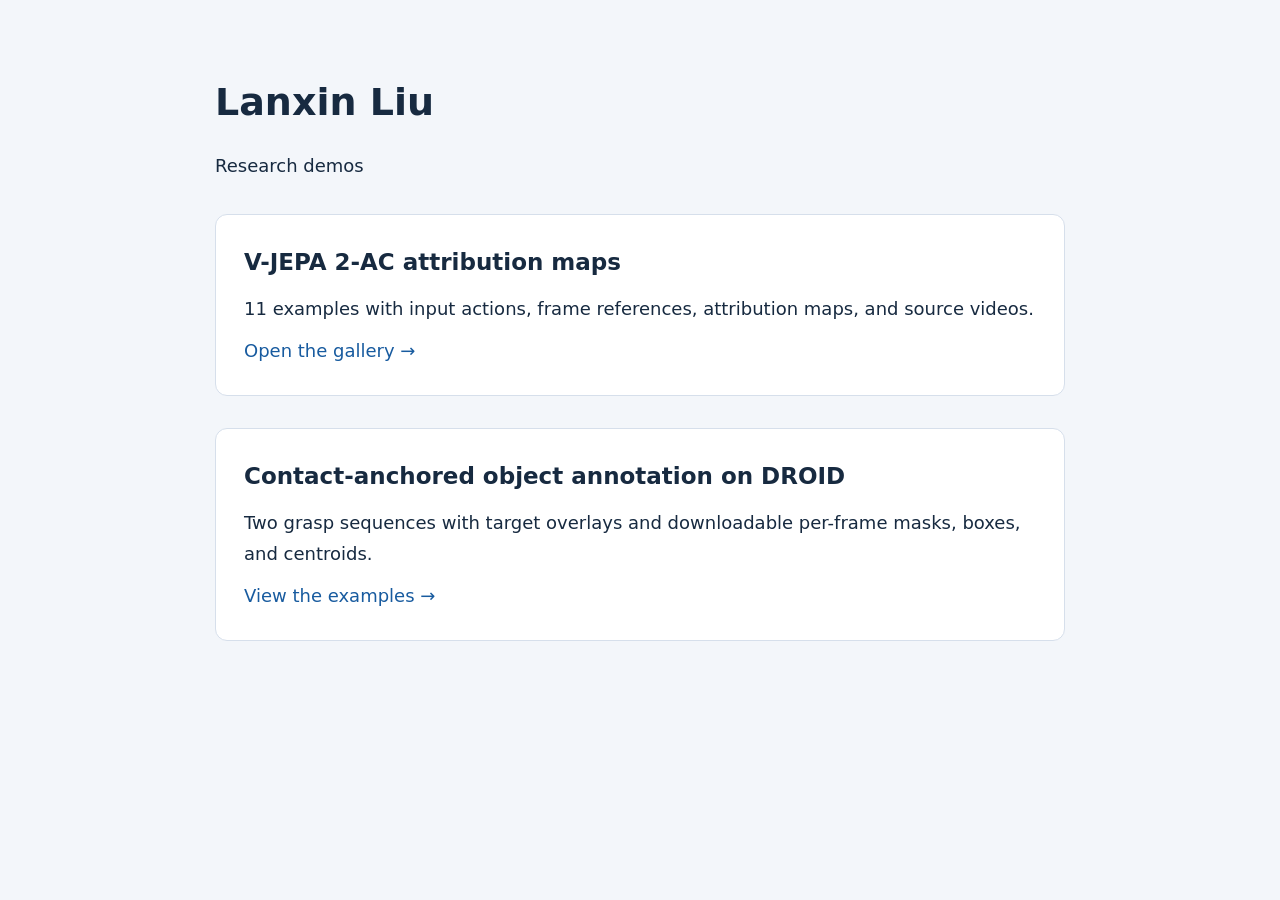
<file: index.html>
<!doctype html><html lang="en"><head><meta charset="utf-8"><meta name="viewport" content="width=device-width,initial-scale=1"><title>Lanxin Liu · Research demos</title><style>body{font:18px/1.7 system-ui,sans-serif;background:#f3f6fa;color:#172a40;max-width:850px;margin:80px auto;padding:0 24px}h1{font-size:38px;line-height:1.2}.card{display:block;background:white;padding:28px;border:1px solid #d6dfeb;border-radius:12px;color:inherit;text-decoration:none;margin:32px 0}.card:hover{border-color:#2864a8}h2{font-size:23px;margin:0 0 10px}p{margin:12px 0}.link{color:#185b9f}</style></head><body><main><h1>Lanxin Liu</h1><p>Research demos</p><a class="card" href="vjepa2-ac-attribution/"><h2>V-JEPA 2-AC attribution maps</h2><p>11 examples with input actions, frame references, attribution maps, and source videos.</p><span class="link">Open the gallery →</span></a><a class="card" href="droid-target-annotation/"><h2>Contact-anchored object annotation on DROID</h2><p>Two grasp sequences with target overlays and downloadable per-frame masks, boxes, and centroids.</p><span class="link">View the examples →</span></a></main></body></html>
</file>
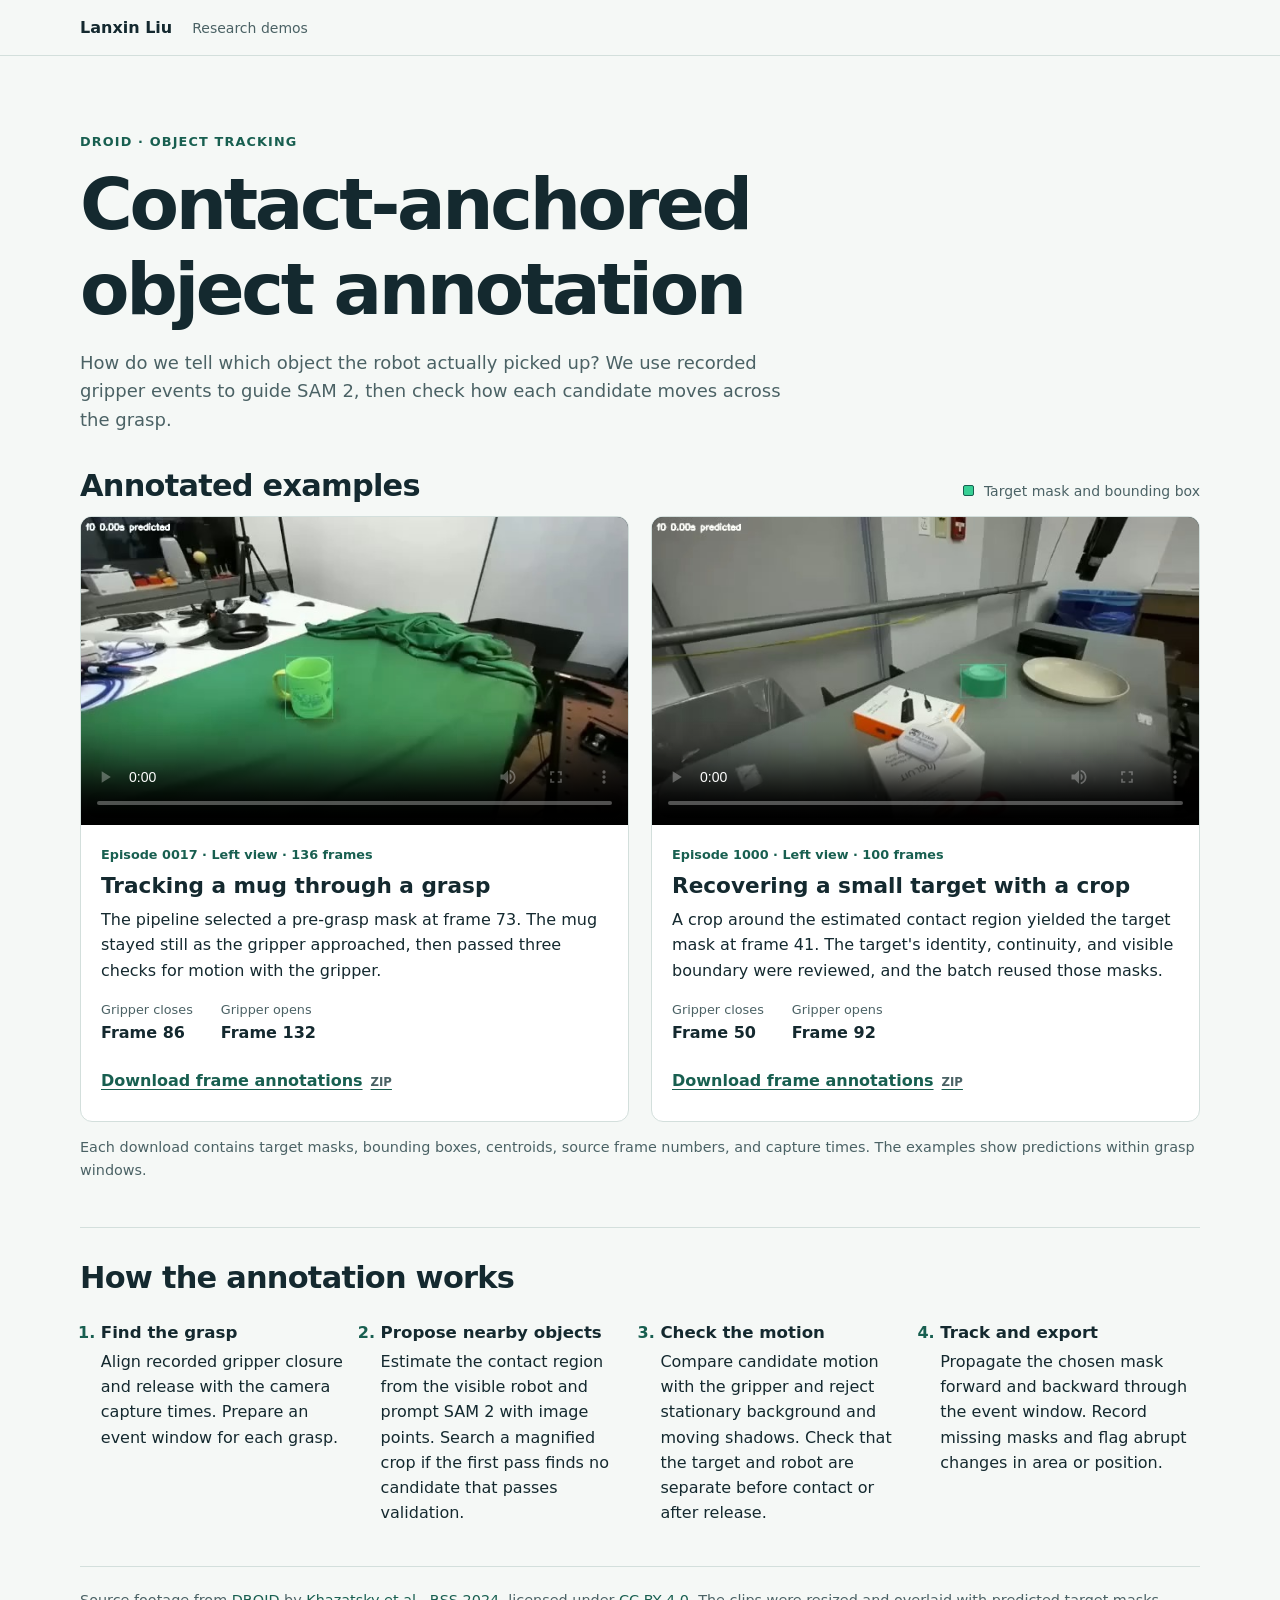
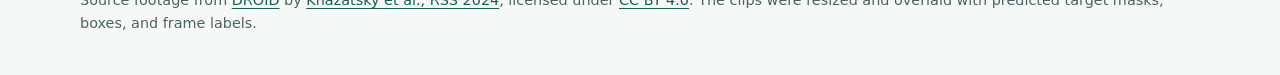
<file: droid-target-annotation/index.html>
<!doctype html>
<html lang="en">
<head>
  <meta charset="utf-8">
  <meta name="viewport" content="width=device-width, initial-scale=1">
  <meta name="description" content="Two DROID manipulation clips with automatically tracked object masks, bounding boxes, and centroids.">
  <title>Contact-anchored object annotation on DROID</title>
  <link rel="stylesheet" href="styles.css">
</head>
<body>
  <header class="site-header">
    <div class="wrap"><a href="../">Lanxin Liu</a><span>Research demos</span></div>
  </header>
  <main class="wrap">
    <header class="intro">
      <p class="eyebrow">DROID · Object tracking</p>
      <h1>Contact-anchored object annotation</h1>
      <p class="lede">How do we tell which object the robot actually picked up? We use recorded gripper events to guide SAM 2, then check how each candidate moves across the grasp.</p>
    </header>

    <section aria-labelledby="examples">
      <div class="section-heading">
        <h2 id="examples">Annotated examples</h2>
        <p class="legend"><span aria-hidden="true"></span> Target mask and bounding box</p>
      </div>
      <div class="examples">
        <article class="example" id="ep-0017">
          <video controls playsinline preload="metadata" width="640" height="360" poster="ep-0017/poster.jpg" aria-label="Target annotation video for episode 0017">
            <source src="ep-0017/preview.mp4" type="video/mp4">
            <a href="ep-0017/preview.mp4">Play the annotated video for episode 0017</a>
          </video>
          <div class="example-body">
            <p class="meta">Episode 0017 · Left view · 136 frames</p>
            <h3>Tracking a mug through a grasp</h3>
            <p>The pipeline selected a pre-grasp mask at frame 73. The mug stayed still as the gripper approached, then passed three checks for motion with the gripper.</p>
            <dl>
              <div><dt>Gripper closes</dt><dd>Frame 86</dd></div>
              <div><dt>Gripper opens</dt><dd>Frame 132</dd></div>
            </dl>
            <a class="download" href="ep-0017/annotations.zip" download>Download frame annotations <span>ZIP</span></a>
          </div>
        </article>
        <article class="example" id="ep-1000">
          <video controls playsinline preload="metadata" width="640" height="360" poster="ep-1000/poster.jpg" aria-label="Target annotation video for episode 1000">
            <source src="ep-1000/preview.mp4" type="video/mp4">
            <a href="ep-1000/preview.mp4">Play the annotated video for episode 1000</a>
          </video>
          <div class="example-body">
            <p class="meta">Episode 1000 · Left view · 100 frames</p>
            <h3>Recovering a small target with a crop</h3>
            <p>A crop around the estimated contact region yielded the target mask at frame 41. The target's identity, continuity, and visible boundary were reviewed, and the batch reused those masks.</p>
            <dl>
              <div><dt>Gripper closes</dt><dd>Frame 50</dd></div>
              <div><dt>Gripper opens</dt><dd>Frame 92</dd></div>
            </dl>
            <a class="download" href="ep-1000/annotations.zip" download>Download frame annotations <span>ZIP</span></a>
          </div>
        </article>
      </div>
      <p class="note">Each download contains target masks, bounding boxes, centroids, source frame numbers, and capture times. The examples show predictions within grasp windows.</p>
    </section>

    <section class="method" aria-labelledby="method">
      <h2 id="method">How the annotation works</h2>
      <ol>
        <li><h3>Find the grasp</h3><p>Align recorded gripper closure and release with the camera capture times. Prepare an event window for each grasp.</p></li>
        <li><h3>Propose nearby objects</h3><p>Estimate the contact region from the visible robot and prompt SAM 2 with image points. Search a magnified crop if the first pass finds no candidate that passes validation.</p></li>
        <li><h3>Check the motion</h3><p>Compare candidate motion with the gripper and reject stationary background and moving shadows. Check that the target and robot are separate before contact or after release.</p></li>
        <li><h3>Track and export</h3><p>Propagate the chosen mask forward and backward through the event window. Record missing masks and flag abrupt changes in area or position.</p></li>
      </ol>
    </section>

    <footer>
      <p>Source footage from <a href="https://droid-dataset.github.io/">DROID</a> by <a href="https://www.roboticsproceedings.org/rss20/p120.html">Khazatsky et al., RSS 2024</a>, licensed under <a href="https://creativecommons.org/licenses/by/4.0/">CC BY 4.0</a>. The clips were resized and overlaid with predicted target masks, boxes, and frame labels.</p>
    </footer>
  </main>
</body>
</html>
</file>
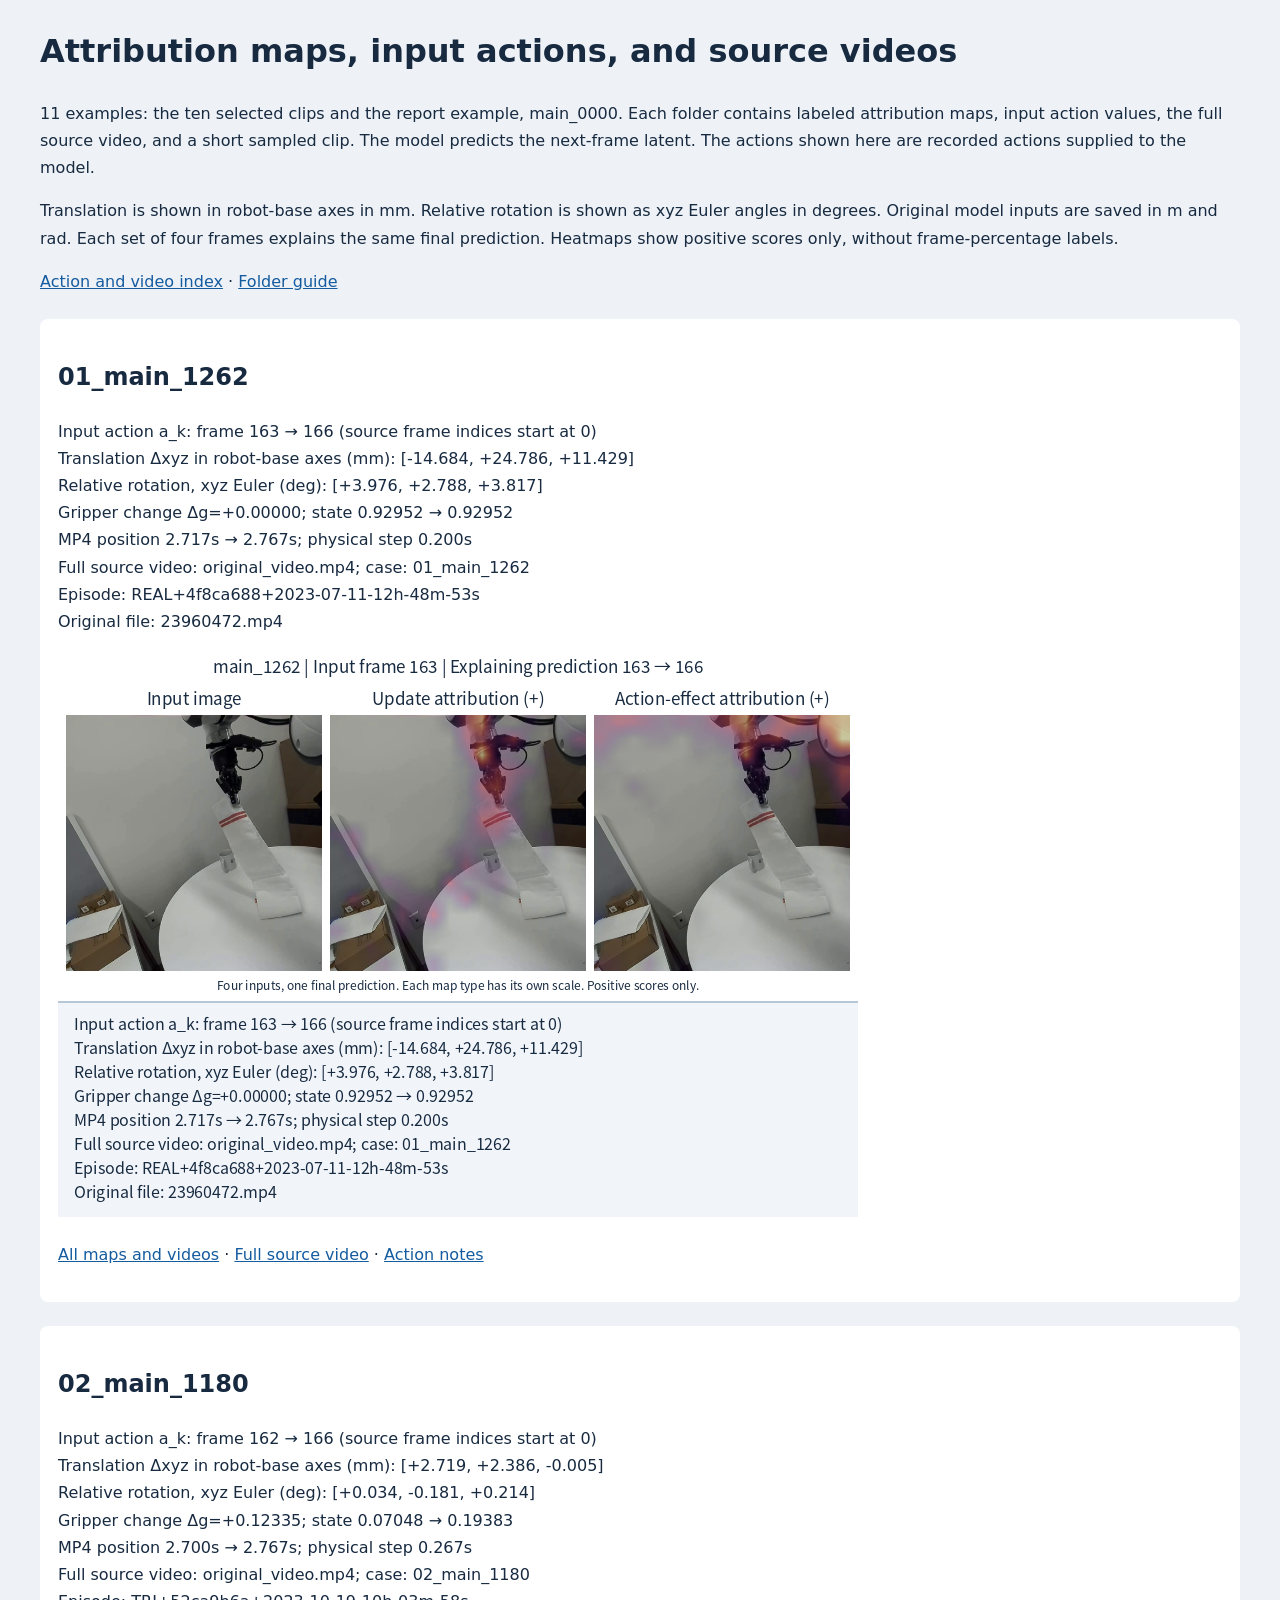
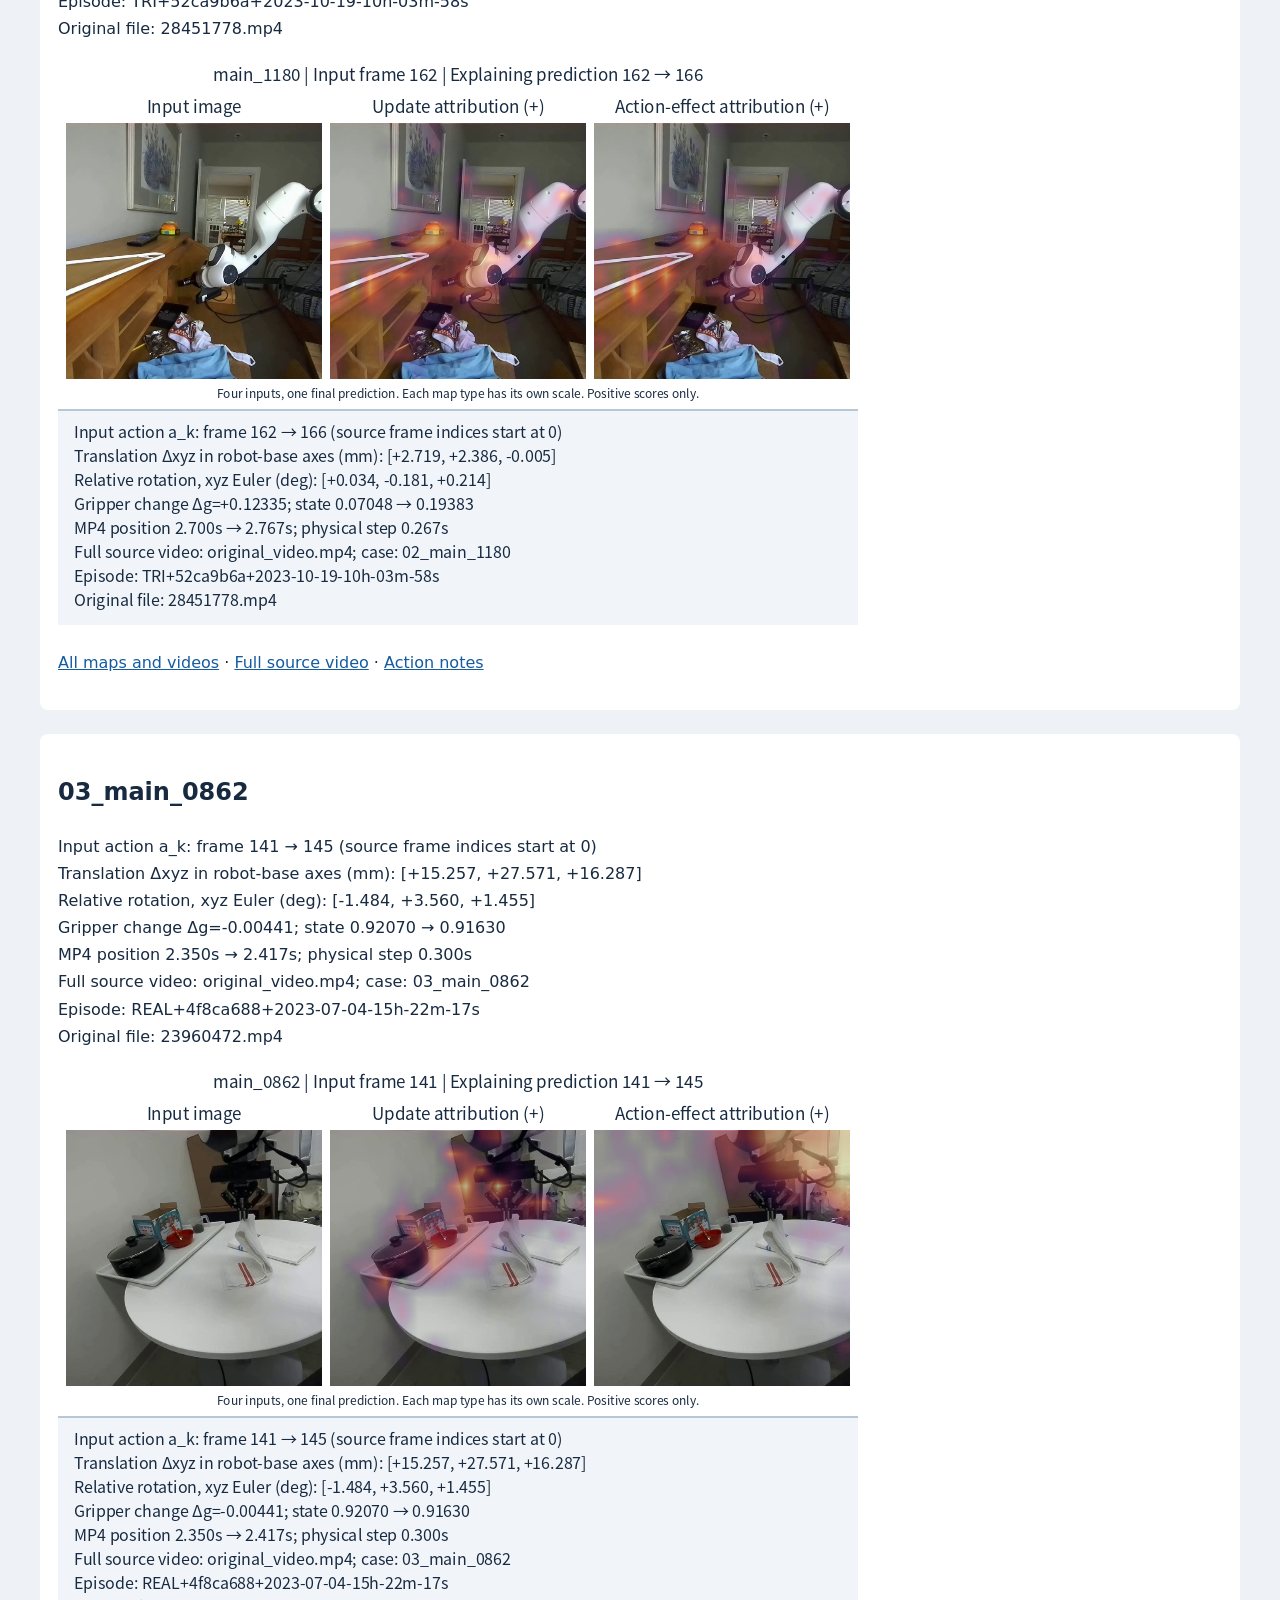
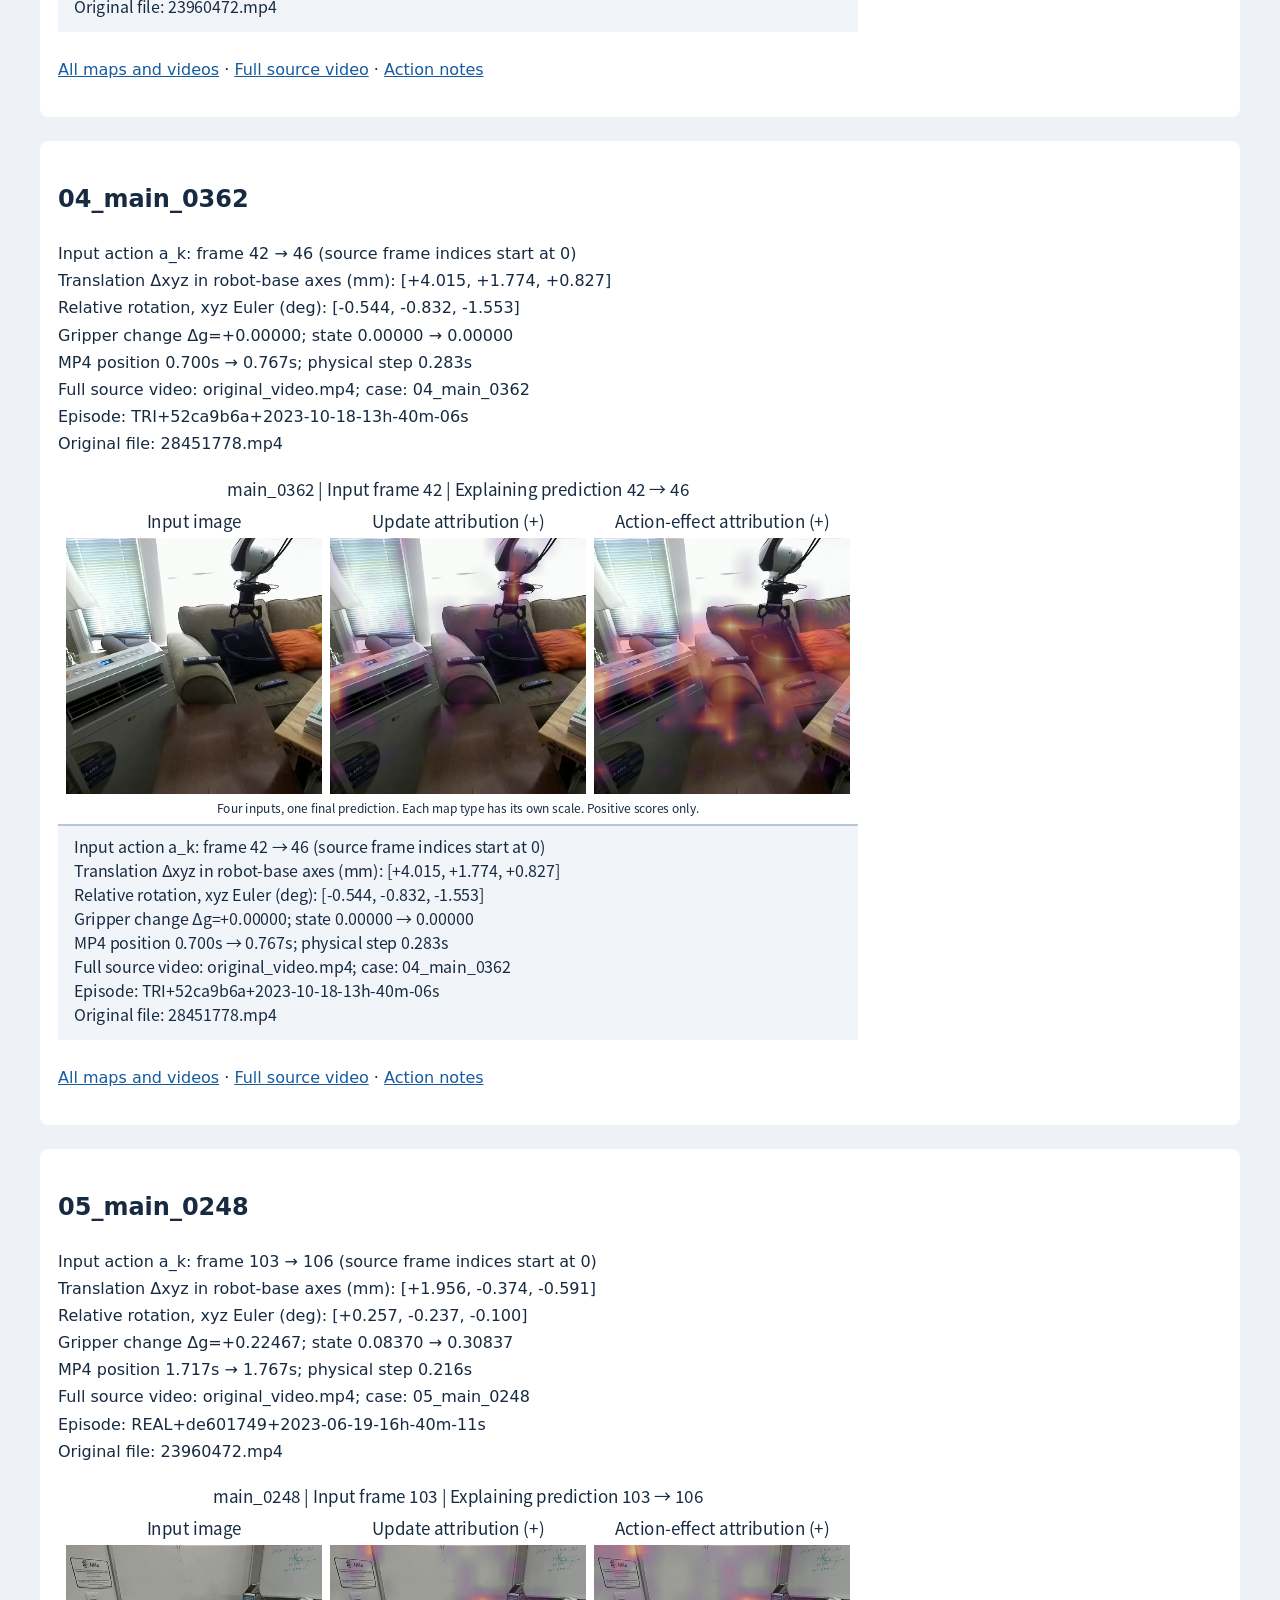
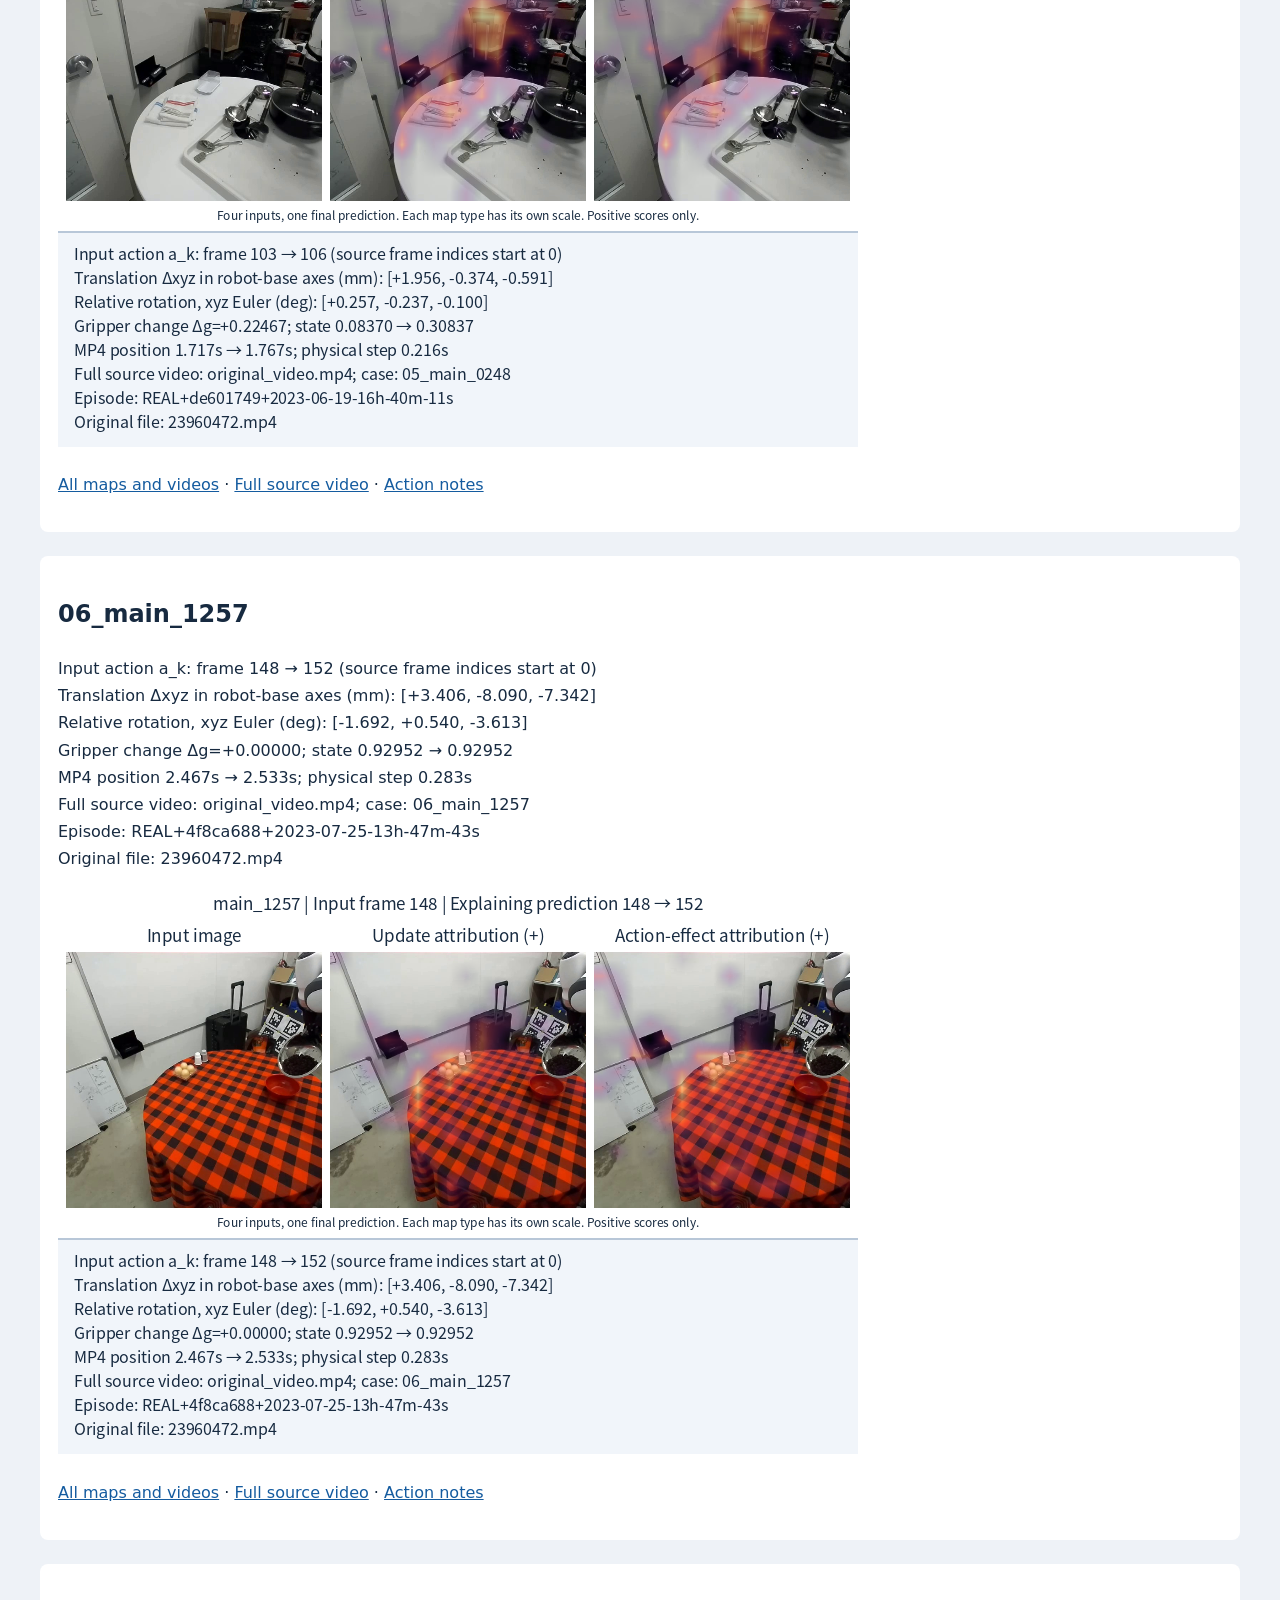
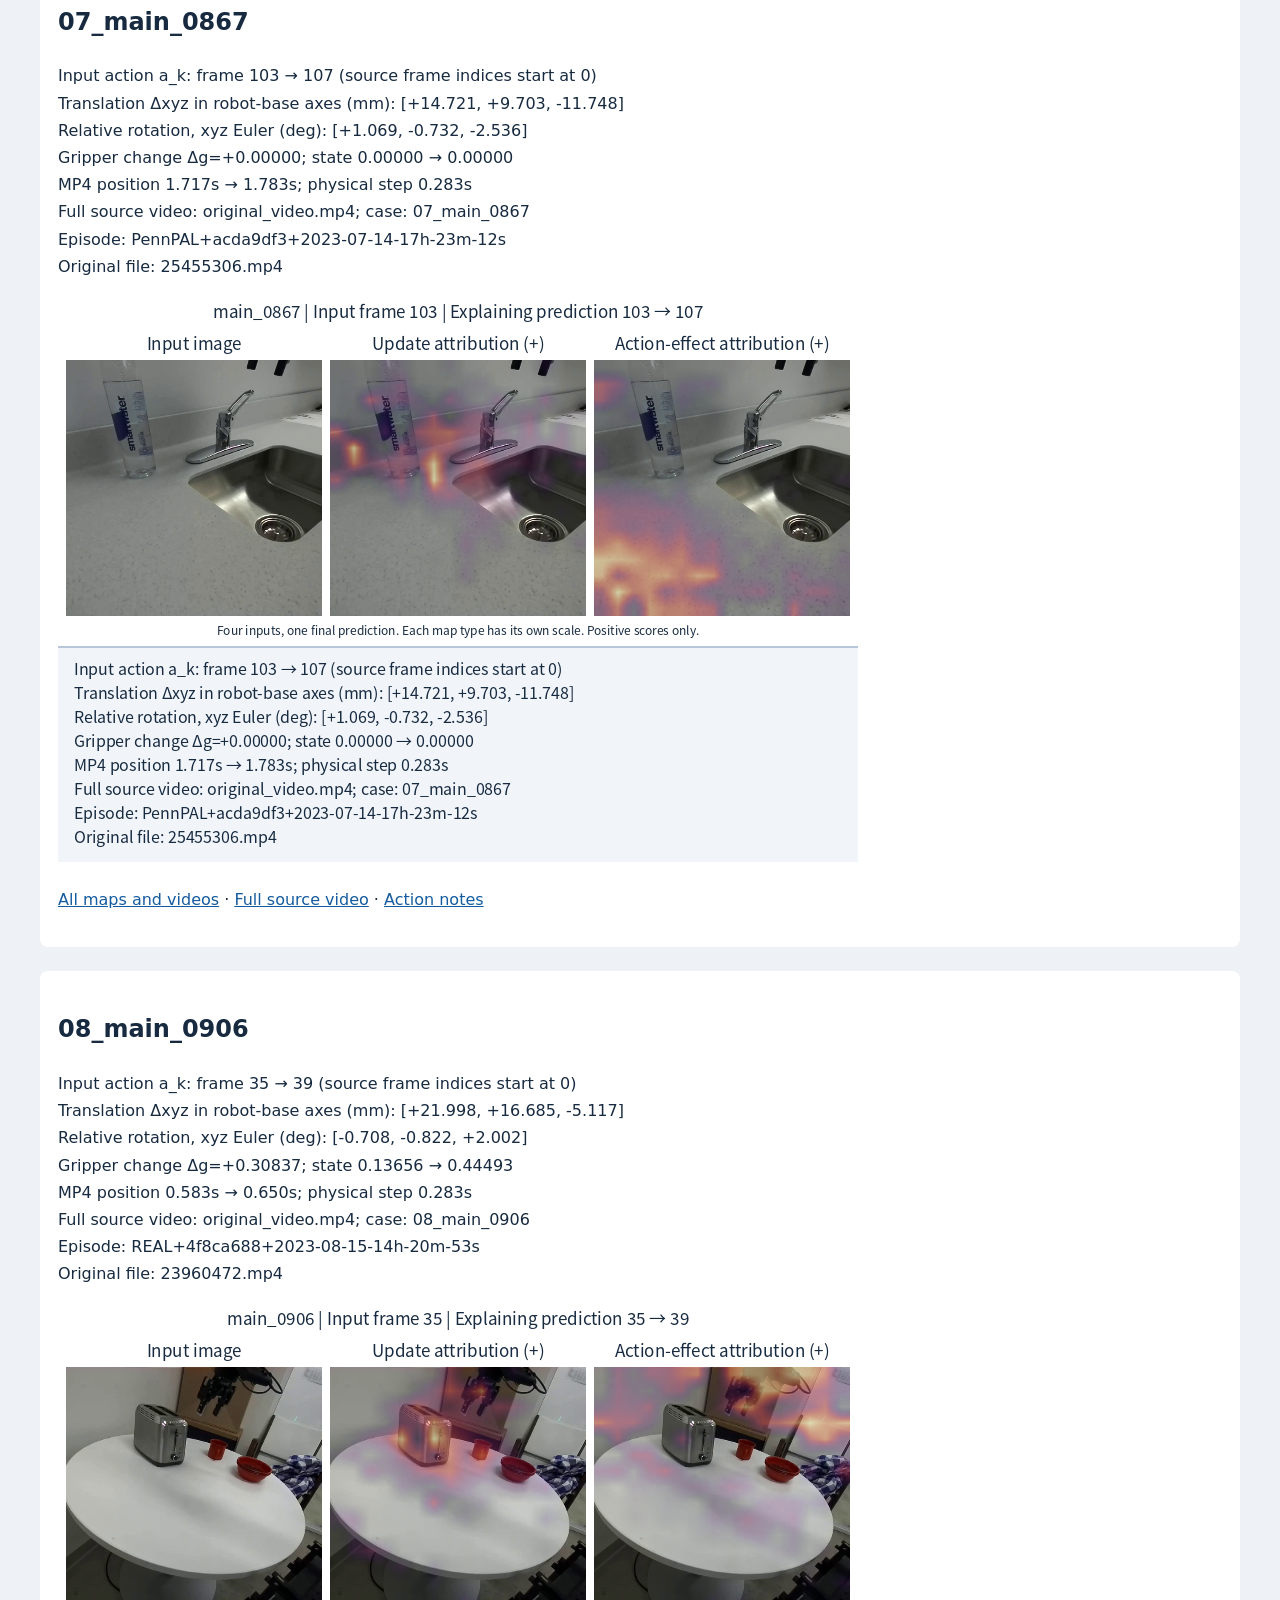
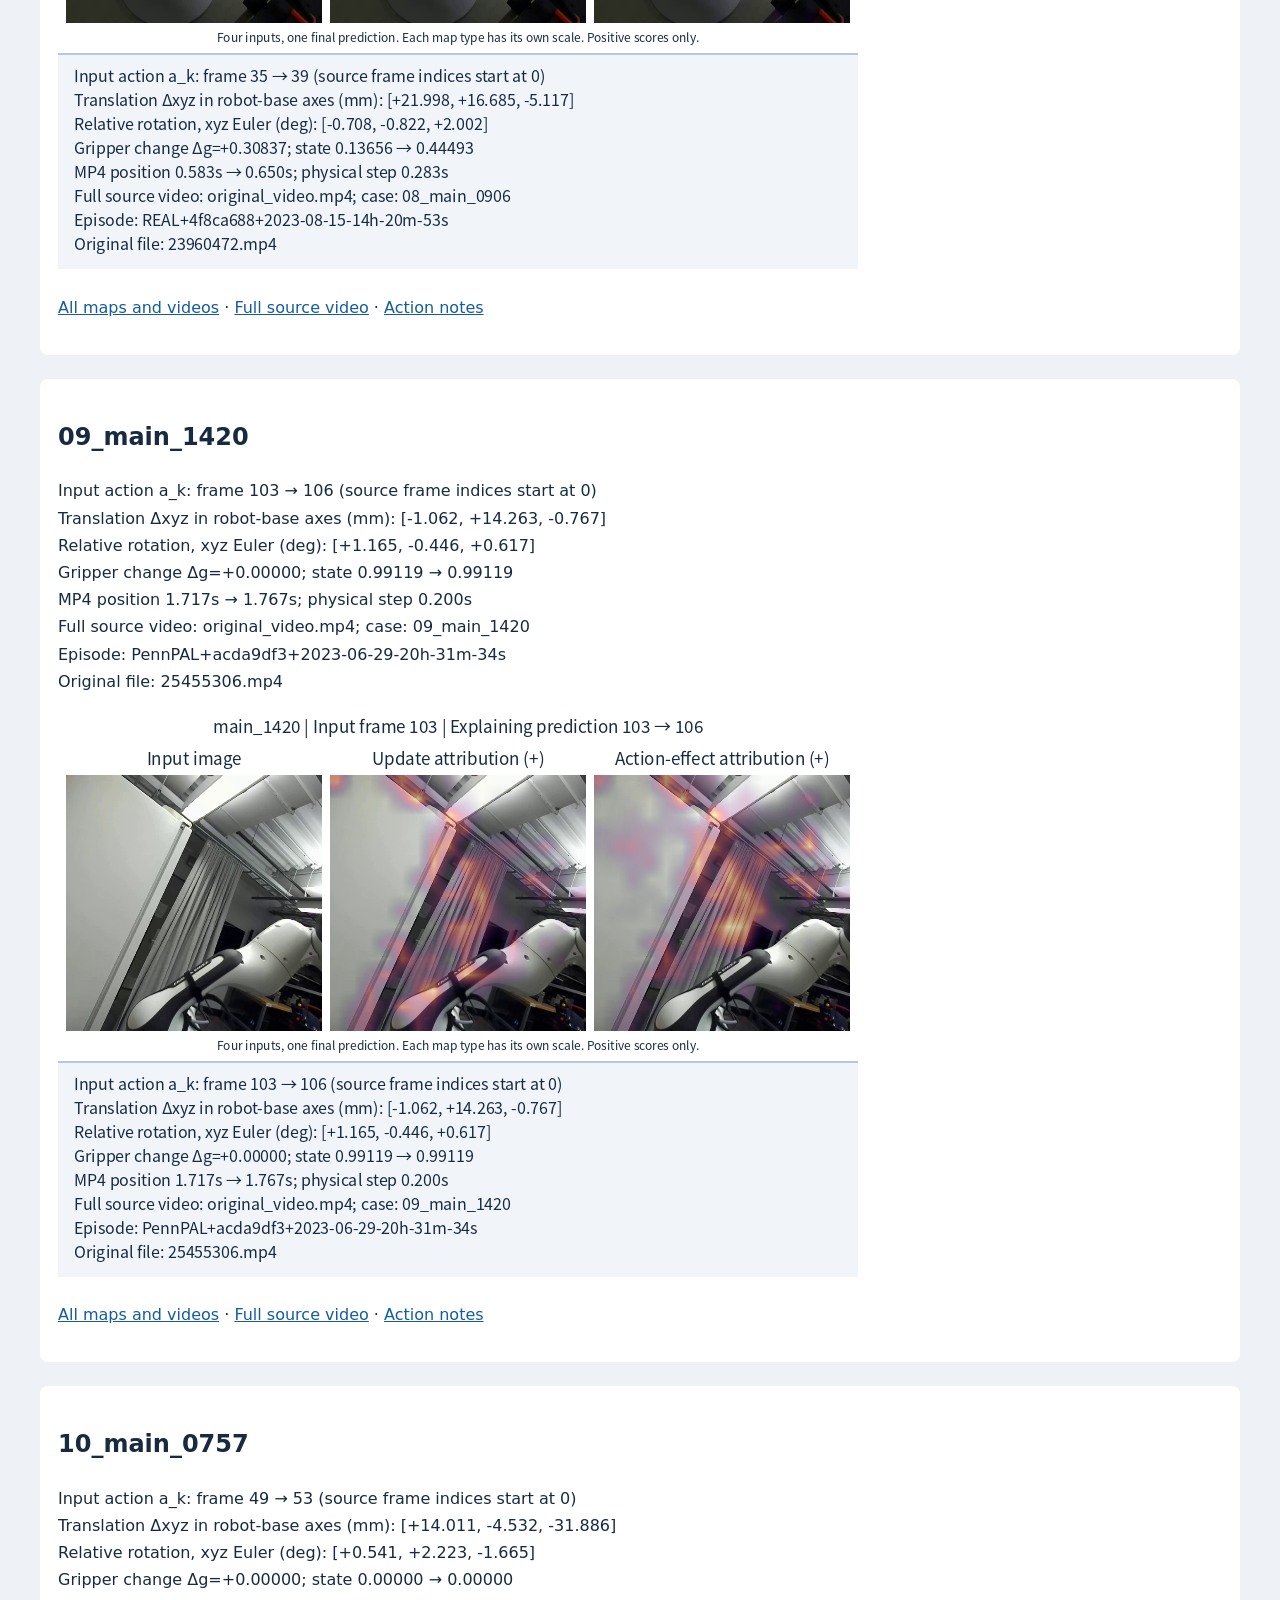
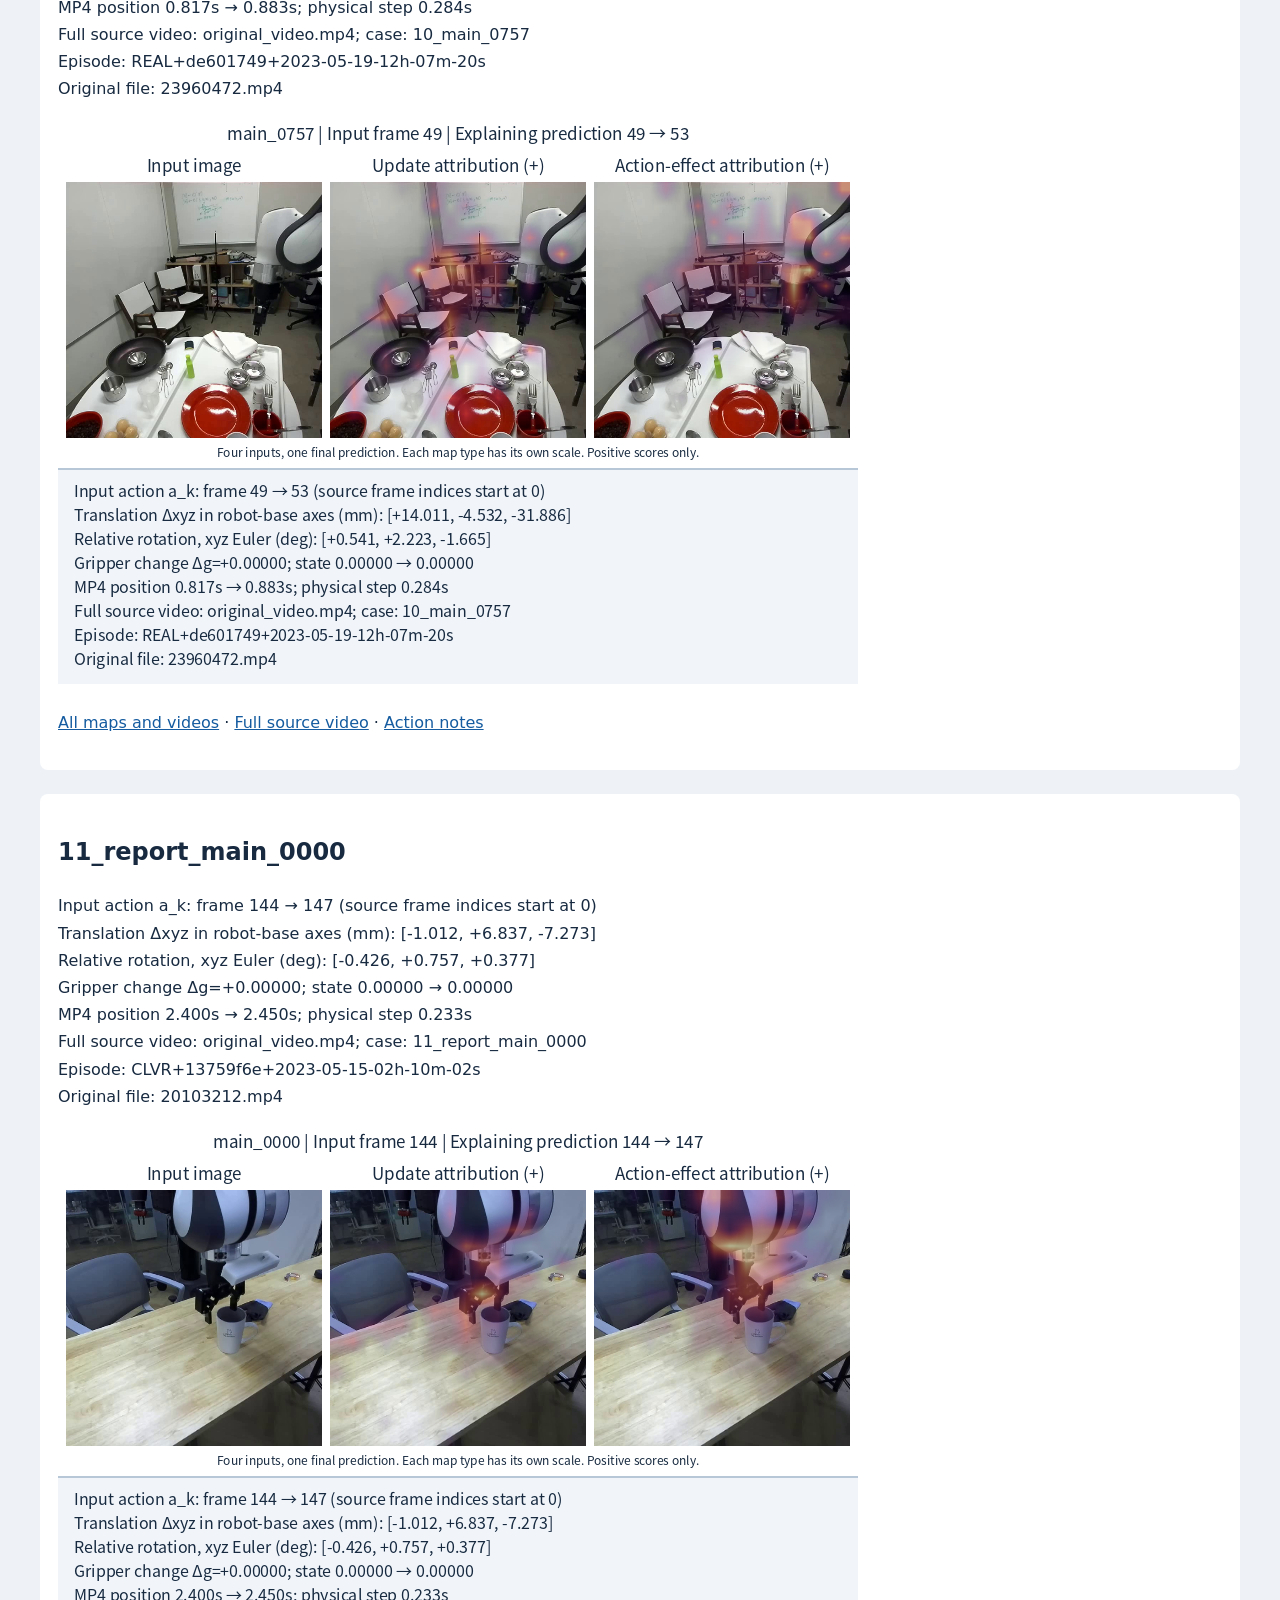
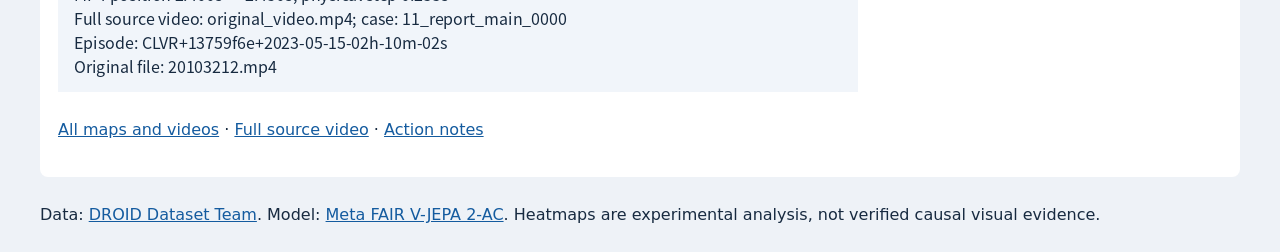
<file: vjepa2-ac-attribution/index.html>
<!doctype html><html lang="en"><meta charset="utf-8"><meta name="viewport" content="width=device-width,initial-scale=1"><title>Attribution maps, input actions, and source videos</title><style>body{font:16px/1.7 system-ui;max-width:1200px;margin:24px auto;padding:0 18px;color:#172a40;background:#eef2f7}section{background:white;padding:18px;margin:24px 0;border-radius:8px}.info{overflow-wrap:anywhere}img{max-width:100%;height:auto}a{color:#145b9f}</style><h1>Attribution maps, input actions, and source videos</h1><p>11 examples: the ten selected clips and the report example, main_0000. Each folder contains labeled attribution maps, input action values, the full source video, and a short sampled clip. The model predicts the next-frame latent. The actions shown here are recorded actions supplied to the model.</p><p>Translation is shown in robot-base axes in mm. Relative rotation is shown as xyz Euler angles in degrees. Original model inputs are saved in m and rad. Each set of four frames explains the same final prediction. Heatmaps show positive scores only, without frame-percentage labels.</p><p><a href="index.csv">Action and video index</a> · <a href="README.md">Folder guide</a></p><section><h2>01_main_1262</h2><p class="info">Input action a_k: frame 163 → 166 (source frame indices start at 0)<br>Translation Δxyz in robot-base axes (mm): [-14.684, +24.786, +11.429]<br>Relative rotation, xyz Euler (deg): [+3.976, +2.788, +3.817]<br>Gripper change Δg=+0.00000; state 0.92952 → 0.92952<br>MP4 position 2.717s → 2.767s; physical step 0.200s<br>Full source video: original_video.mp4; case: 01_main_1262<br>Episode: REAL+4f8ca688+2023-07-11-12h-48m-53s<br>Original file: 23960472.mp4</p><a href="01_main_1262/index.html"><img loading="lazy" src="01_main_1262/current_frame.png?v=aa25717a8c42" alt="Input image, update attribution, and action-effect attribution for 01_main_1262"></a><p><a href="01_main_1262/index.html">All maps and videos</a> · <a href="01_main_1262/original_video.mp4">Full source video</a> · <a href="01_main_1262/ACTION_AND_VIDEO.md">Action notes</a></p></section><section><h2>02_main_1180</h2><p class="info">Input action a_k: frame 162 → 166 (source frame indices start at 0)<br>Translation Δxyz in robot-base axes (mm): [+2.719, +2.386, -0.005]<br>Relative rotation, xyz Euler (deg): [+0.034, -0.181, +0.214]<br>Gripper change Δg=+0.12335; state 0.07048 → 0.19383<br>MP4 position 2.700s → 2.767s; physical step 0.267s<br>Full source video: original_video.mp4; case: 02_main_1180<br>Episode: TRI+52ca9b6a+2023-10-19-10h-03m-58s<br>Original file: 28451778.mp4</p><a href="02_main_1180/index.html"><img loading="lazy" src="02_main_1180/current_frame.png?v=aa25717a8c42" alt="Input image, update attribution, and action-effect attribution for 02_main_1180"></a><p><a href="02_main_1180/index.html">All maps and videos</a> · <a href="02_main_1180/original_video.mp4">Full source video</a> · <a href="02_main_1180/ACTION_AND_VIDEO.md">Action notes</a></p></section><section><h2>03_main_0862</h2><p class="info">Input action a_k: frame 141 → 145 (source frame indices start at 0)<br>Translation Δxyz in robot-base axes (mm): [+15.257, +27.571, +16.287]<br>Relative rotation, xyz Euler (deg): [-1.484, +3.560, +1.455]<br>Gripper change Δg=-0.00441; state 0.92070 → 0.91630<br>MP4 position 2.350s → 2.417s; physical step 0.300s<br>Full source video: original_video.mp4; case: 03_main_0862<br>Episode: REAL+4f8ca688+2023-07-04-15h-22m-17s<br>Original file: 23960472.mp4</p><a href="03_main_0862/index.html"><img loading="lazy" src="03_main_0862/current_frame.png?v=aa25717a8c42" alt="Input image, update attribution, and action-effect attribution for 03_main_0862"></a><p><a href="03_main_0862/index.html">All maps and videos</a> · <a href="03_main_0862/original_video.mp4">Full source video</a> · <a href="03_main_0862/ACTION_AND_VIDEO.md">Action notes</a></p></section><section><h2>04_main_0362</h2><p class="info">Input action a_k: frame 42 → 46 (source frame indices start at 0)<br>Translation Δxyz in robot-base axes (mm): [+4.015, +1.774, +0.827]<br>Relative rotation, xyz Euler (deg): [-0.544, -0.832, -1.553]<br>Gripper change Δg=+0.00000; state 0.00000 → 0.00000<br>MP4 position 0.700s → 0.767s; physical step 0.283s<br>Full source video: original_video.mp4; case: 04_main_0362<br>Episode: TRI+52ca9b6a+2023-10-18-13h-40m-06s<br>Original file: 28451778.mp4</p><a href="04_main_0362/index.html"><img loading="lazy" src="04_main_0362/current_frame.png?v=aa25717a8c42" alt="Input image, update attribution, and action-effect attribution for 04_main_0362"></a><p><a href="04_main_0362/index.html">All maps and videos</a> · <a href="04_main_0362/original_video.mp4">Full source video</a> · <a href="04_main_0362/ACTION_AND_VIDEO.md">Action notes</a></p></section><section><h2>05_main_0248</h2><p class="info">Input action a_k: frame 103 → 106 (source frame indices start at 0)<br>Translation Δxyz in robot-base axes (mm): [+1.956, -0.374, -0.591]<br>Relative rotation, xyz Euler (deg): [+0.257, -0.237, -0.100]<br>Gripper change Δg=+0.22467; state 0.08370 → 0.30837<br>MP4 position 1.717s → 1.767s; physical step 0.216s<br>Full source video: original_video.mp4; case: 05_main_0248<br>Episode: REAL+de601749+2023-06-19-16h-40m-11s<br>Original file: 23960472.mp4</p><a href="05_main_0248/index.html"><img loading="lazy" src="05_main_0248/current_frame.png?v=aa25717a8c42" alt="Input image, update attribution, and action-effect attribution for 05_main_0248"></a><p><a href="05_main_0248/index.html">All maps and videos</a> · <a href="05_main_0248/original_video.mp4">Full source video</a> · <a href="05_main_0248/ACTION_AND_VIDEO.md">Action notes</a></p></section><section><h2>06_main_1257</h2><p class="info">Input action a_k: frame 148 → 152 (source frame indices start at 0)<br>Translation Δxyz in robot-base axes (mm): [+3.406, -8.090, -7.342]<br>Relative rotation, xyz Euler (deg): [-1.692, +0.540, -3.613]<br>Gripper change Δg=+0.00000; state 0.92952 → 0.92952<br>MP4 position 2.467s → 2.533s; physical step 0.283s<br>Full source video: original_video.mp4; case: 06_main_1257<br>Episode: REAL+4f8ca688+2023-07-25-13h-47m-43s<br>Original file: 23960472.mp4</p><a href="06_main_1257/index.html"><img loading="lazy" src="06_main_1257/current_frame.png?v=aa25717a8c42" alt="Input image, update attribution, and action-effect attribution for 06_main_1257"></a><p><a href="06_main_1257/index.html">All maps and videos</a> · <a href="06_main_1257/original_video.mp4">Full source video</a> · <a href="06_main_1257/ACTION_AND_VIDEO.md">Action notes</a></p></section><section><h2>07_main_0867</h2><p class="info">Input action a_k: frame 103 → 107 (source frame indices start at 0)<br>Translation Δxyz in robot-base axes (mm): [+14.721, +9.703, -11.748]<br>Relative rotation, xyz Euler (deg): [+1.069, -0.732, -2.536]<br>Gripper change Δg=+0.00000; state 0.00000 → 0.00000<br>MP4 position 1.717s → 1.783s; physical step 0.283s<br>Full source video: original_video.mp4; case: 07_main_0867<br>Episode: PennPAL+acda9df3+2023-07-14-17h-23m-12s<br>Original file: 25455306.mp4</p><a href="07_main_0867/index.html"><img loading="lazy" src="07_main_0867/current_frame.png?v=aa25717a8c42" alt="Input image, update attribution, and action-effect attribution for 07_main_0867"></a><p><a href="07_main_0867/index.html">All maps and videos</a> · <a href="07_main_0867/original_video.mp4">Full source video</a> · <a href="07_main_0867/ACTION_AND_VIDEO.md">Action notes</a></p></section><section><h2>08_main_0906</h2><p class="info">Input action a_k: frame 35 → 39 (source frame indices start at 0)<br>Translation Δxyz in robot-base axes (mm): [+21.998, +16.685, -5.117]<br>Relative rotation, xyz Euler (deg): [-0.708, -0.822, +2.002]<br>Gripper change Δg=+0.30837; state 0.13656 → 0.44493<br>MP4 position 0.583s → 0.650s; physical step 0.283s<br>Full source video: original_video.mp4; case: 08_main_0906<br>Episode: REAL+4f8ca688+2023-08-15-14h-20m-53s<br>Original file: 23960472.mp4</p><a href="08_main_0906/index.html"><img loading="lazy" src="08_main_0906/current_frame.png?v=aa25717a8c42" alt="Input image, update attribution, and action-effect attribution for 08_main_0906"></a><p><a href="08_main_0906/index.html">All maps and videos</a> · <a href="08_main_0906/original_video.mp4">Full source video</a> · <a href="08_main_0906/ACTION_AND_VIDEO.md">Action notes</a></p></section><section><h2>09_main_1420</h2><p class="info">Input action a_k: frame 103 → 106 (source frame indices start at 0)<br>Translation Δxyz in robot-base axes (mm): [-1.062, +14.263, -0.767]<br>Relative rotation, xyz Euler (deg): [+1.165, -0.446, +0.617]<br>Gripper change Δg=+0.00000; state 0.99119 → 0.99119<br>MP4 position 1.717s → 1.767s; physical step 0.200s<br>Full source video: original_video.mp4; case: 09_main_1420<br>Episode: PennPAL+acda9df3+2023-06-29-20h-31m-34s<br>Original file: 25455306.mp4</p><a href="09_main_1420/index.html"><img loading="lazy" src="09_main_1420/current_frame.png?v=aa25717a8c42" alt="Input image, update attribution, and action-effect attribution for 09_main_1420"></a><p><a href="09_main_1420/index.html">All maps and videos</a> · <a href="09_main_1420/original_video.mp4">Full source video</a> · <a href="09_main_1420/ACTION_AND_VIDEO.md">Action notes</a></p></section><section><h2>10_main_0757</h2><p class="info">Input action a_k: frame 49 → 53 (source frame indices start at 0)<br>Translation Δxyz in robot-base axes (mm): [+14.011, -4.532, -31.886]<br>Relative rotation, xyz Euler (deg): [+0.541, +2.223, -1.665]<br>Gripper change Δg=+0.00000; state 0.00000 → 0.00000<br>MP4 position 0.817s → 0.883s; physical step 0.284s<br>Full source video: original_video.mp4; case: 10_main_0757<br>Episode: REAL+de601749+2023-05-19-12h-07m-20s<br>Original file: 23960472.mp4</p><a href="10_main_0757/index.html"><img loading="lazy" src="10_main_0757/current_frame.png?v=aa25717a8c42" alt="Input image, update attribution, and action-effect attribution for 10_main_0757"></a><p><a href="10_main_0757/index.html">All maps and videos</a> · <a href="10_main_0757/original_video.mp4">Full source video</a> · <a href="10_main_0757/ACTION_AND_VIDEO.md">Action notes</a></p></section><section><h2>11_report_main_0000</h2><p class="info">Input action a_k: frame 144 → 147 (source frame indices start at 0)<br>Translation Δxyz in robot-base axes (mm): [-1.012, +6.837, -7.273]<br>Relative rotation, xyz Euler (deg): [-0.426, +0.757, +0.377]<br>Gripper change Δg=+0.00000; state 0.00000 → 0.00000<br>MP4 position 2.400s → 2.450s; physical step 0.233s<br>Full source video: original_video.mp4; case: 11_report_main_0000<br>Episode: CLVR+13759f6e+2023-05-15-02h-10m-02s<br>Original file: 20103212.mp4</p><a href="11_report_main_0000/index.html"><img loading="lazy" src="11_report_main_0000/current_frame.png?v=aa25717a8c42" alt="Input image, update attribution, and action-effect attribution for 11_report_main_0000"></a><p><a href="11_report_main_0000/index.html">All maps and videos</a> · <a href="11_report_main_0000/original_video.mp4">Full source video</a> · <a href="11_report_main_0000/ACTION_AND_VIDEO.md">Action notes</a></p></section><p>Data: <a href="https://droid-dataset.github.io/">DROID Dataset Team</a>. Model: <a href="https://github.com/facebookresearch/vjepa2">Meta FAIR V-JEPA 2-AC</a>. Heatmaps are experimental analysis, not verified causal visual evidence.</p></html>
</file>
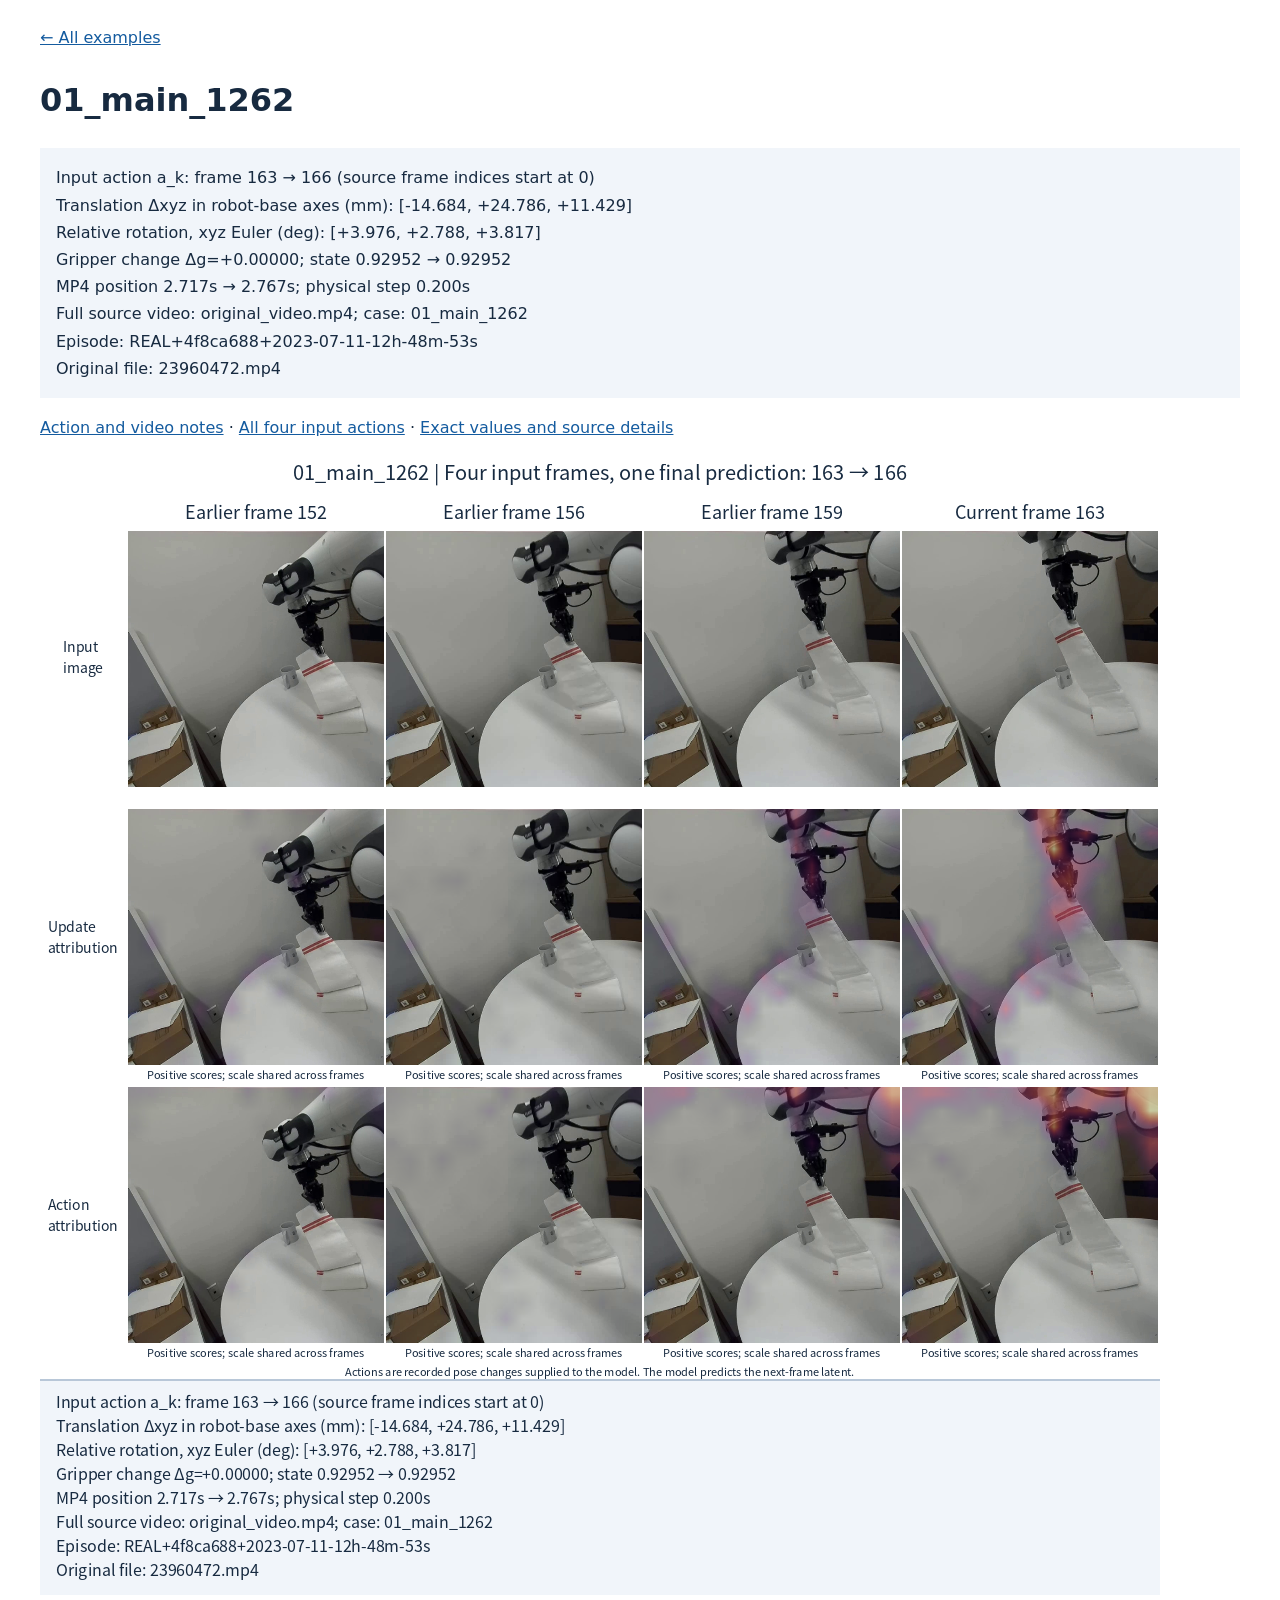
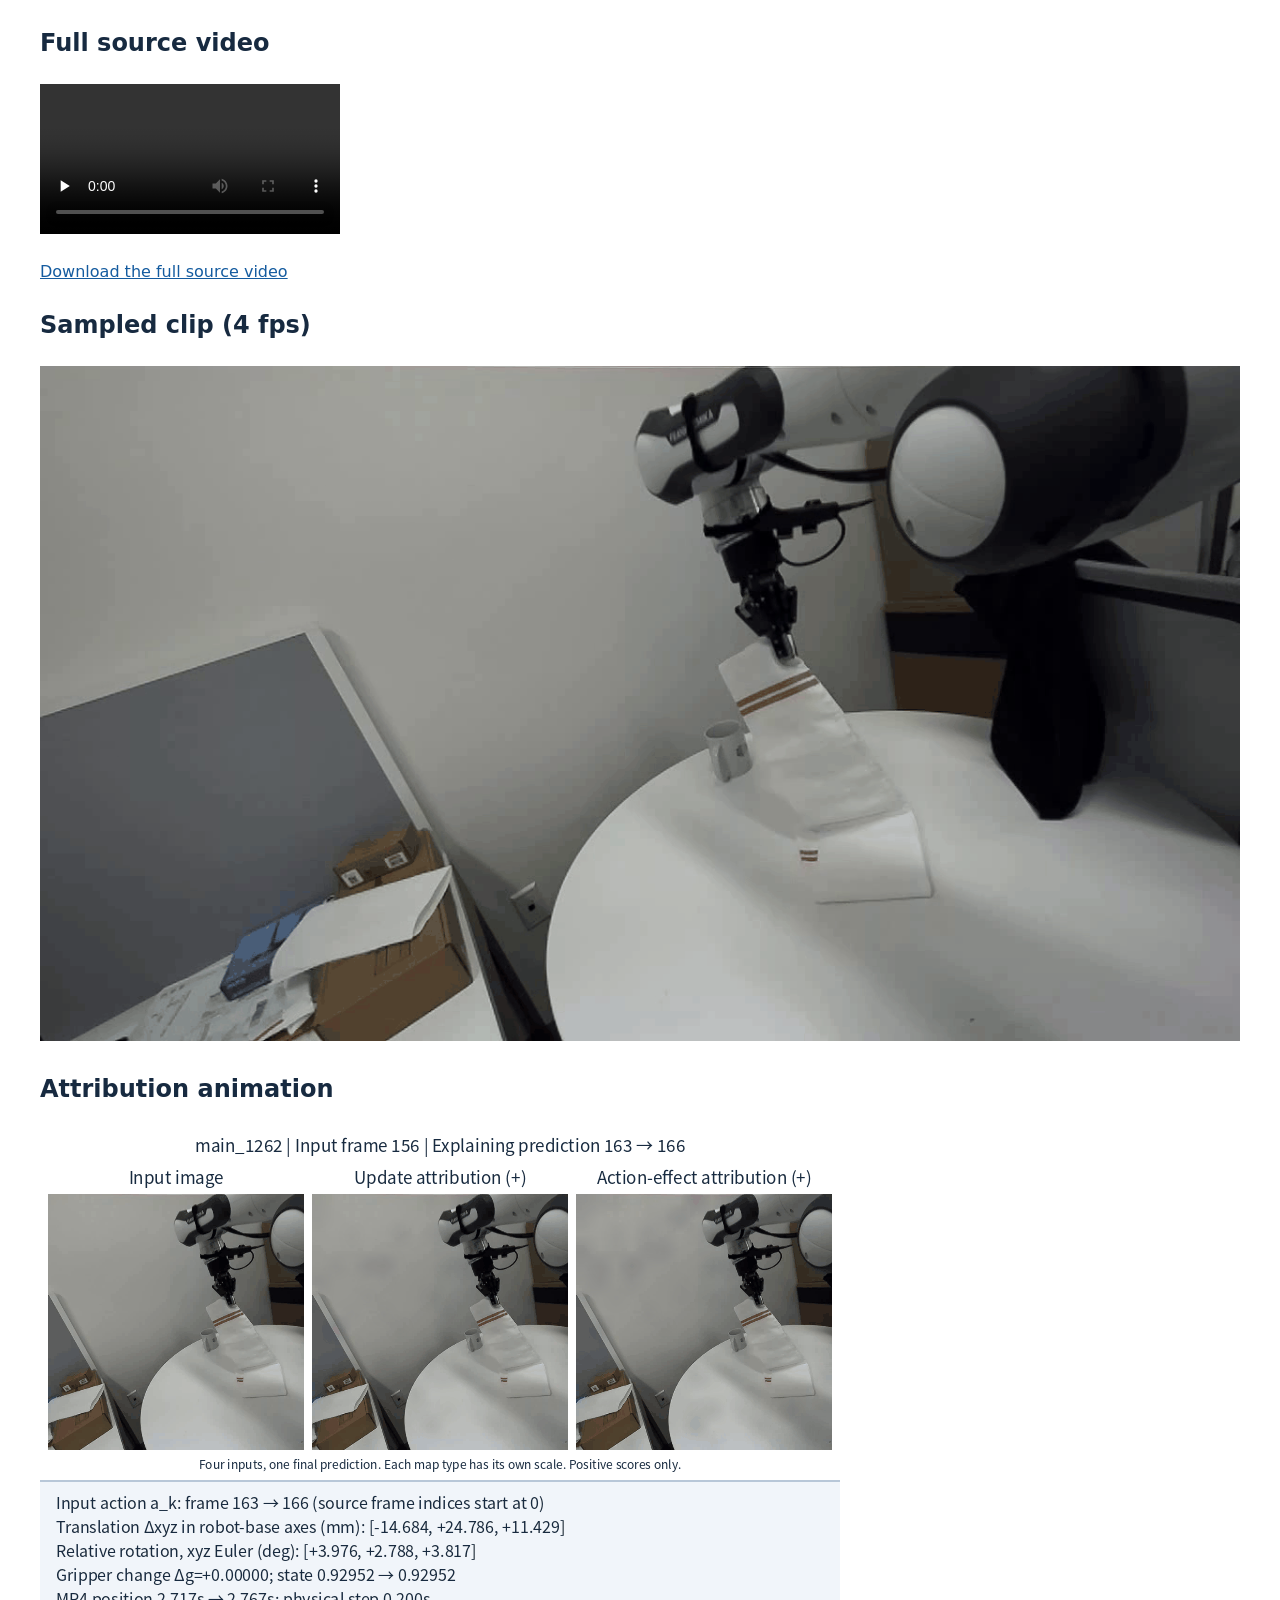
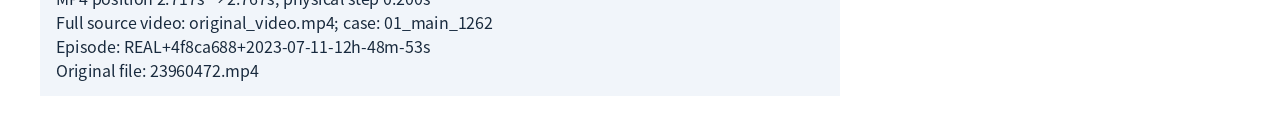
<file: vjepa2-ac-attribution/01_main_1262/index.html>
<!doctype html><html lang="en"><meta charset="utf-8"><meta name="viewport" content="width=device-width,initial-scale=1"><title>01_main_1262</title><style>body{font:16px/1.7 system-ui;max-width:1200px;margin:24px auto;padding:0 18px;color:#172a40}img,video{max-width:100%;height:auto}.info{background:#f1f5fa;padding:16px;overflow-wrap:anywhere}a{color:#145b9f}</style><nav><a href="../">← All examples</a></nav><h1>01_main_1262</h1><p class="info">Input action a_k: frame 163 → 166 (source frame indices start at 0)<br>Translation Δxyz in robot-base axes (mm): [-14.684, +24.786, +11.429]<br>Relative rotation, xyz Euler (deg): [+3.976, +2.788, +3.817]<br>Gripper change Δg=+0.00000; state 0.92952 → 0.92952<br>MP4 position 2.717s → 2.767s; physical step 0.200s<br>Full source video: original_video.mp4; case: 01_main_1262<br>Episode: REAL+4f8ca688+2023-07-11-12h-48m-53s<br>Original file: 23960472.mp4</p><p><a href="ACTION_AND_VIDEO.md">Action and video notes</a> · <a href="actions.csv">All four input actions</a> · <a href="metadata.json">Exact values and source details</a></p><img src="context_overview.png?v=aa25717a8c42" alt="Four input frames with update and action-effect attribution maps"><h2>Full source video</h2><video controls preload="none" src="original_video.mp4#t=2.533"></video><p><a href="original_video.mp4">Download the full source video</a></p><h2>Sampled clip (4 fps)</h2><img src="source_clip.gif?v=aa25717a8c42" alt="Four observed inputs and one observed future frame"><h2>Attribution animation</h2><img src="attribution_clip.gif?v=aa25717a8c42" alt="Attribution maps for the four inputs to one final prediction"></html>
</file>
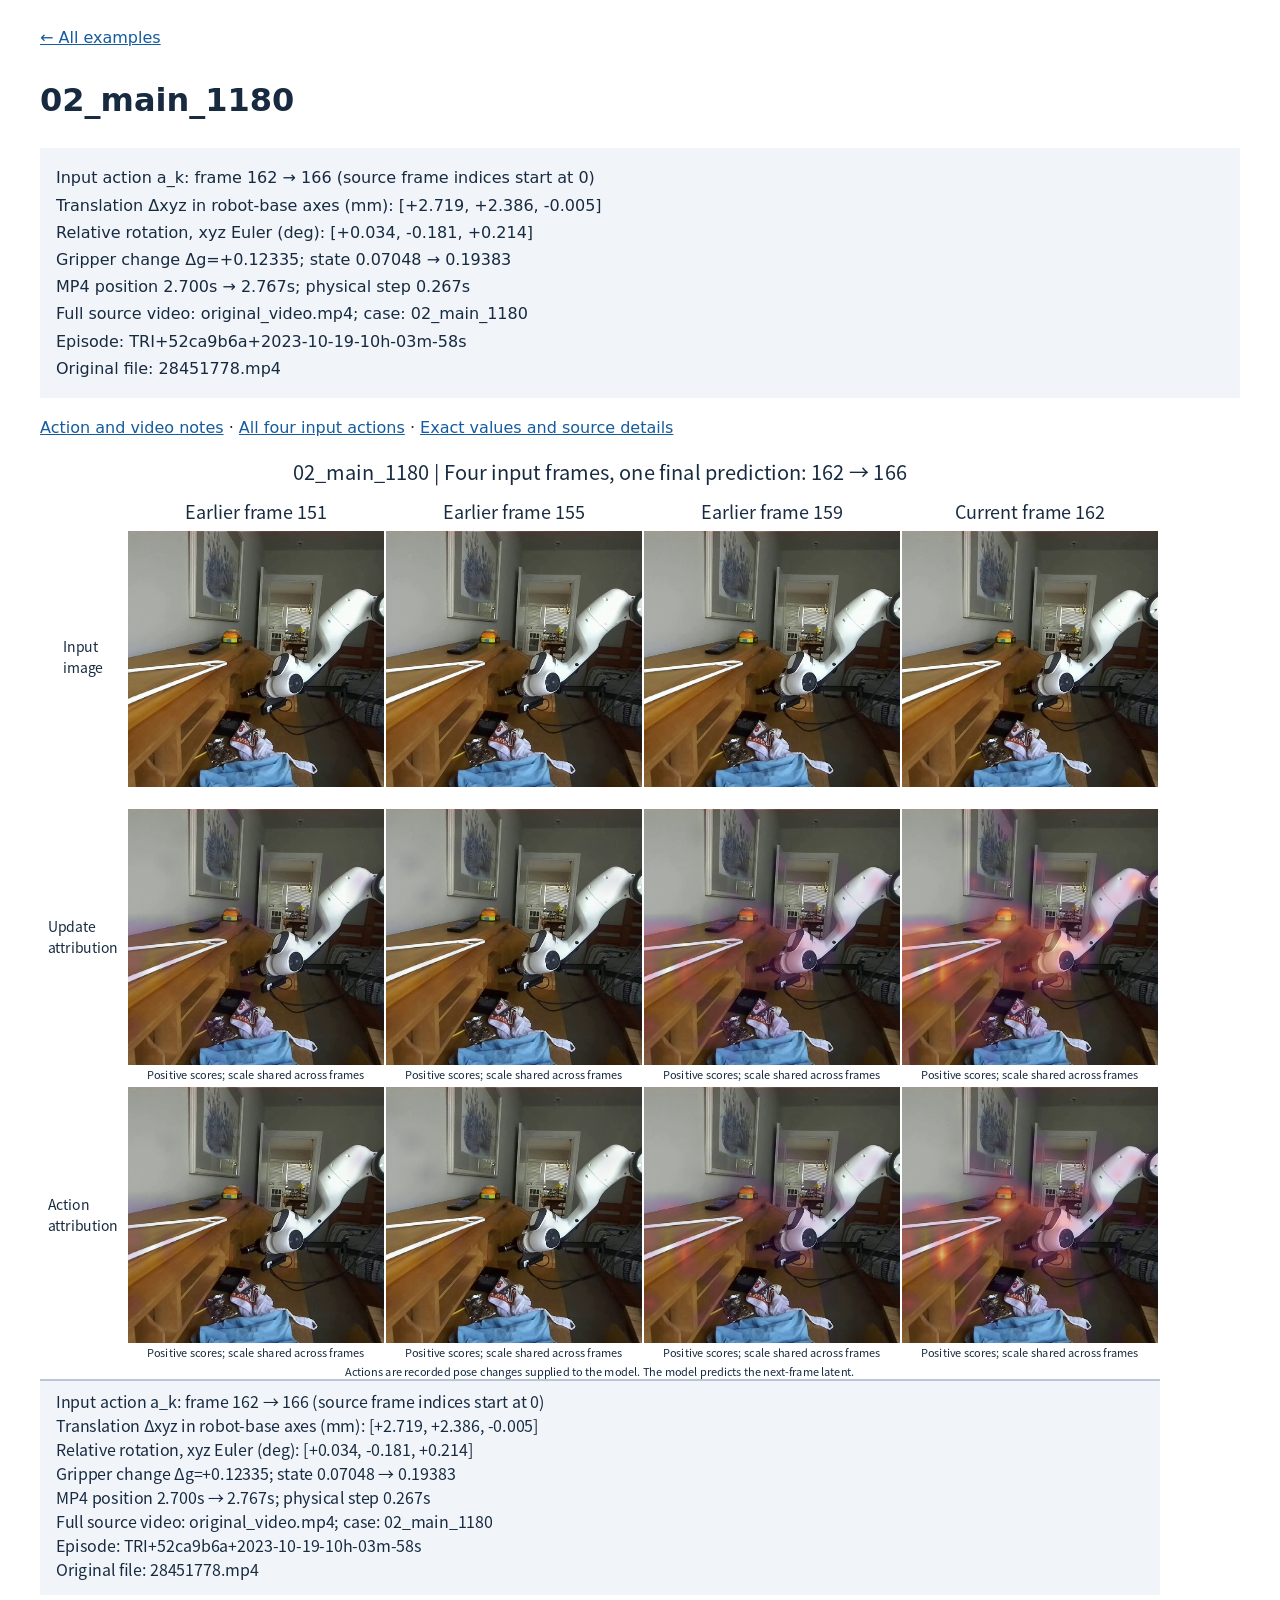
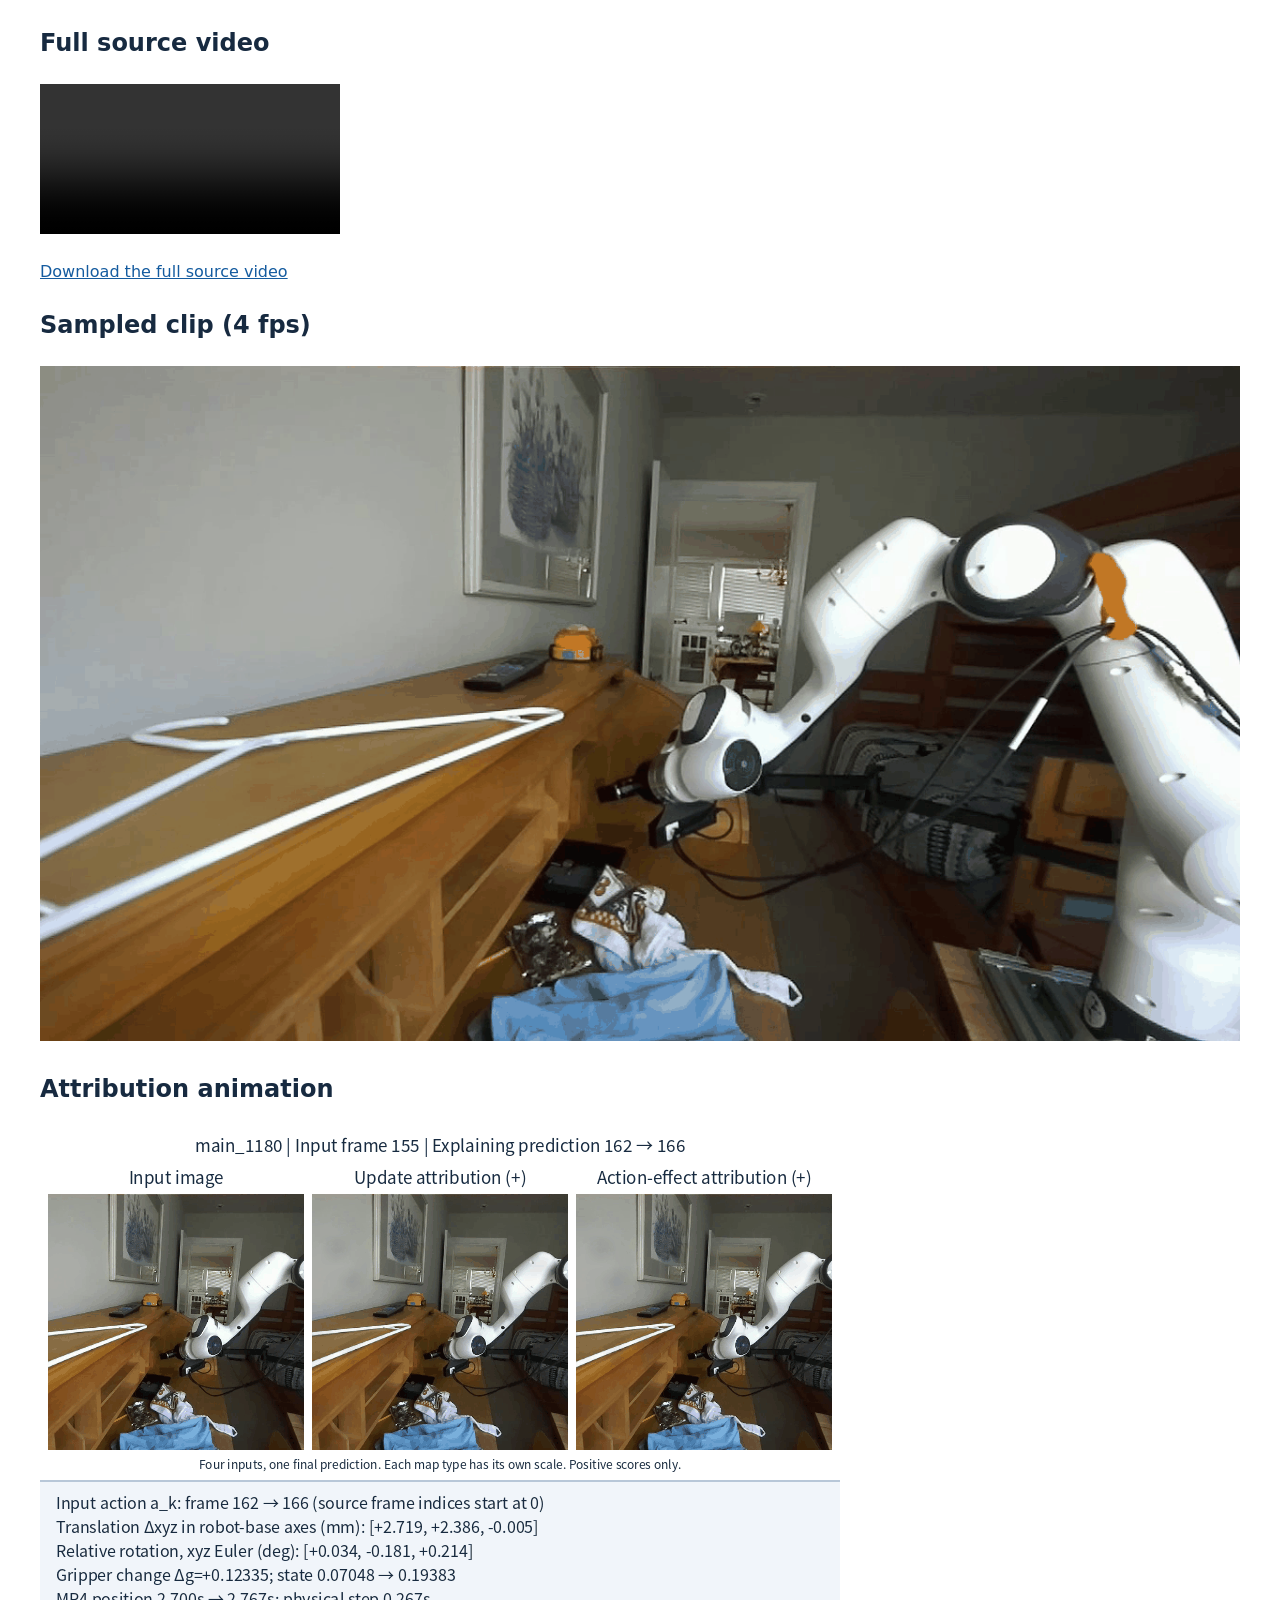
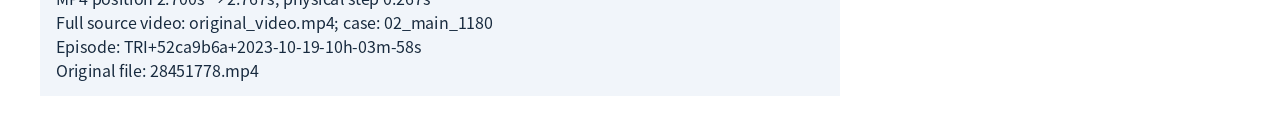
<file: vjepa2-ac-attribution/02_main_1180/index.html>
<!doctype html><html lang="en"><meta charset="utf-8"><meta name="viewport" content="width=device-width,initial-scale=1"><title>02_main_1180</title><style>body{font:16px/1.7 system-ui;max-width:1200px;margin:24px auto;padding:0 18px;color:#172a40}img,video{max-width:100%;height:auto}.info{background:#f1f5fa;padding:16px;overflow-wrap:anywhere}a{color:#145b9f}</style><nav><a href="../">← All examples</a></nav><h1>02_main_1180</h1><p class="info">Input action a_k: frame 162 → 166 (source frame indices start at 0)<br>Translation Δxyz in robot-base axes (mm): [+2.719, +2.386, -0.005]<br>Relative rotation, xyz Euler (deg): [+0.034, -0.181, +0.214]<br>Gripper change Δg=+0.12335; state 0.07048 → 0.19383<br>MP4 position 2.700s → 2.767s; physical step 0.267s<br>Full source video: original_video.mp4; case: 02_main_1180<br>Episode: TRI+52ca9b6a+2023-10-19-10h-03m-58s<br>Original file: 28451778.mp4</p><p><a href="ACTION_AND_VIDEO.md">Action and video notes</a> · <a href="actions.csv">All four input actions</a> · <a href="metadata.json">Exact values and source details</a></p><img src="context_overview.png?v=aa25717a8c42" alt="Four input frames with update and action-effect attribution maps"><h2>Full source video</h2><video controls preload="none" src="original_video.mp4#t=2.517"></video><p><a href="original_video.mp4">Download the full source video</a></p><h2>Sampled clip (4 fps)</h2><img src="source_clip.gif?v=aa25717a8c42" alt="Four observed inputs and one observed future frame"><h2>Attribution animation</h2><img src="attribution_clip.gif?v=aa25717a8c42" alt="Attribution maps for the four inputs to one final prediction"></html>
</file>
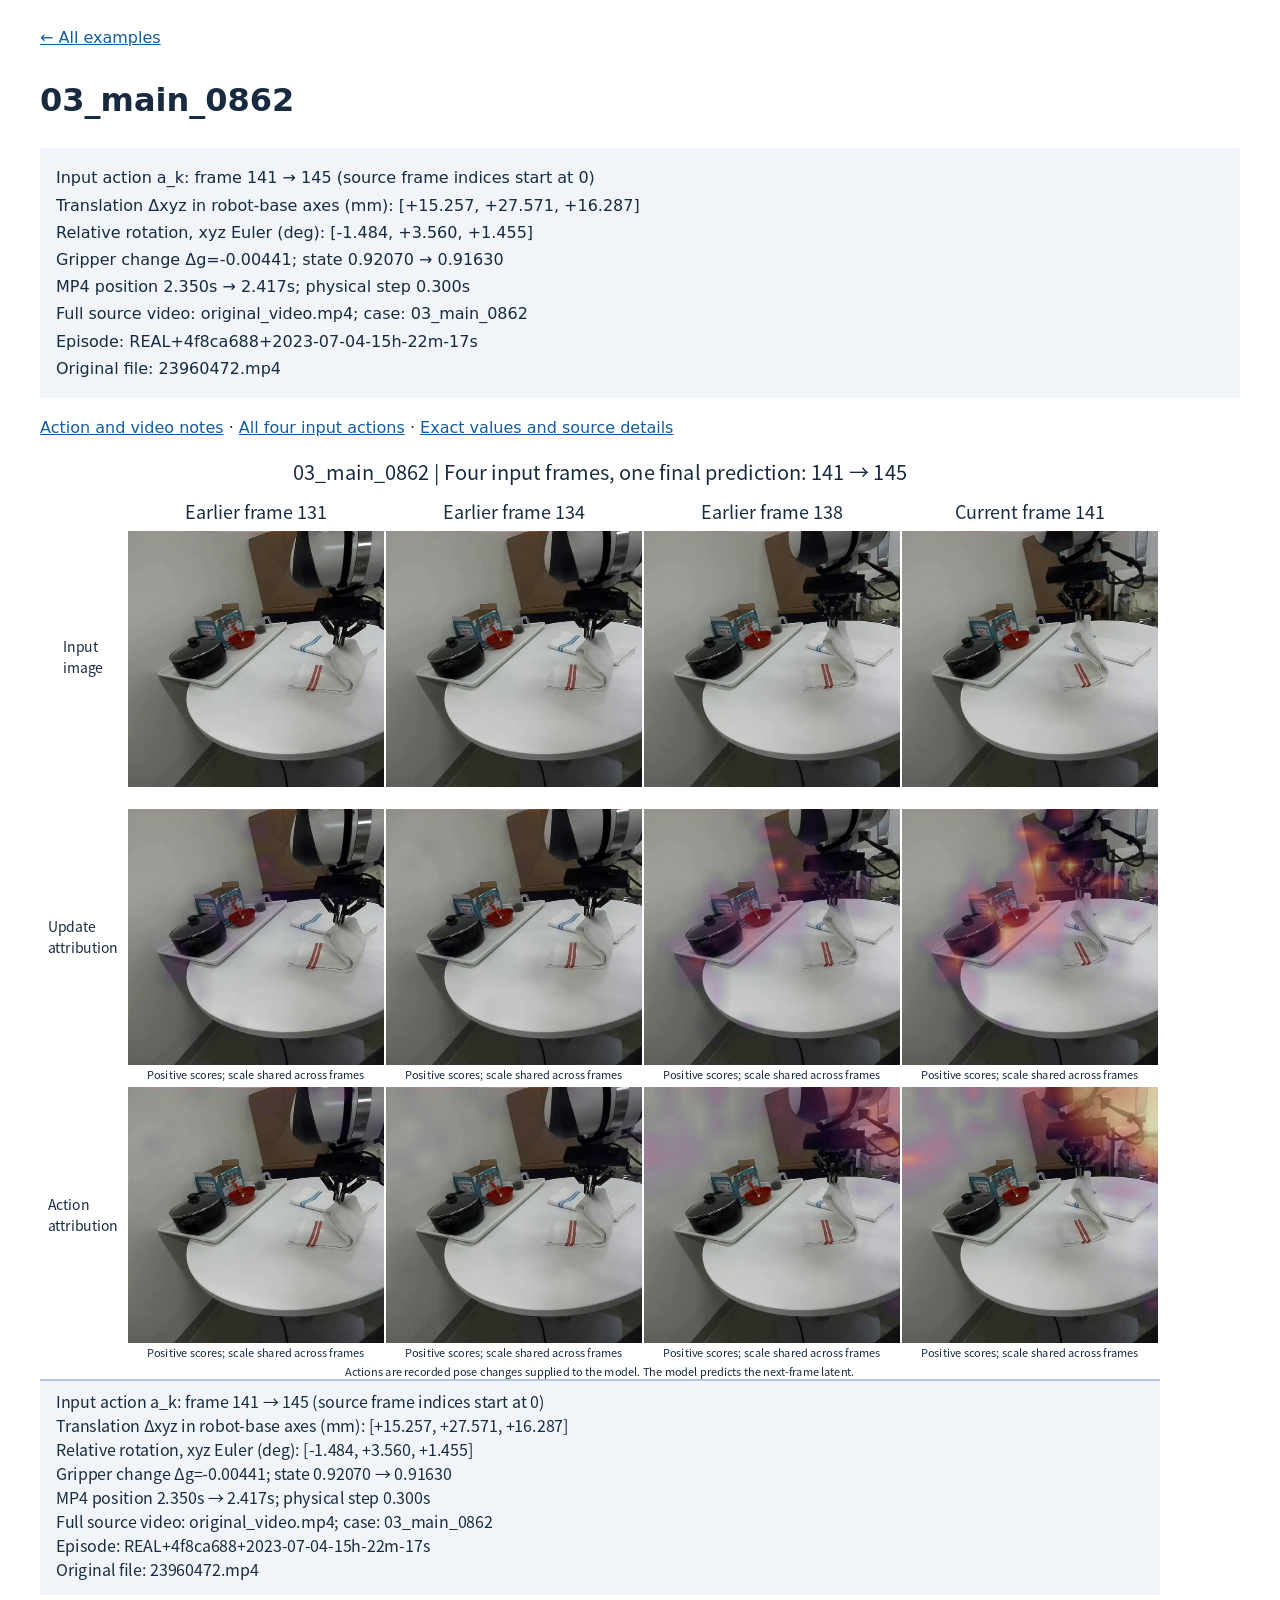
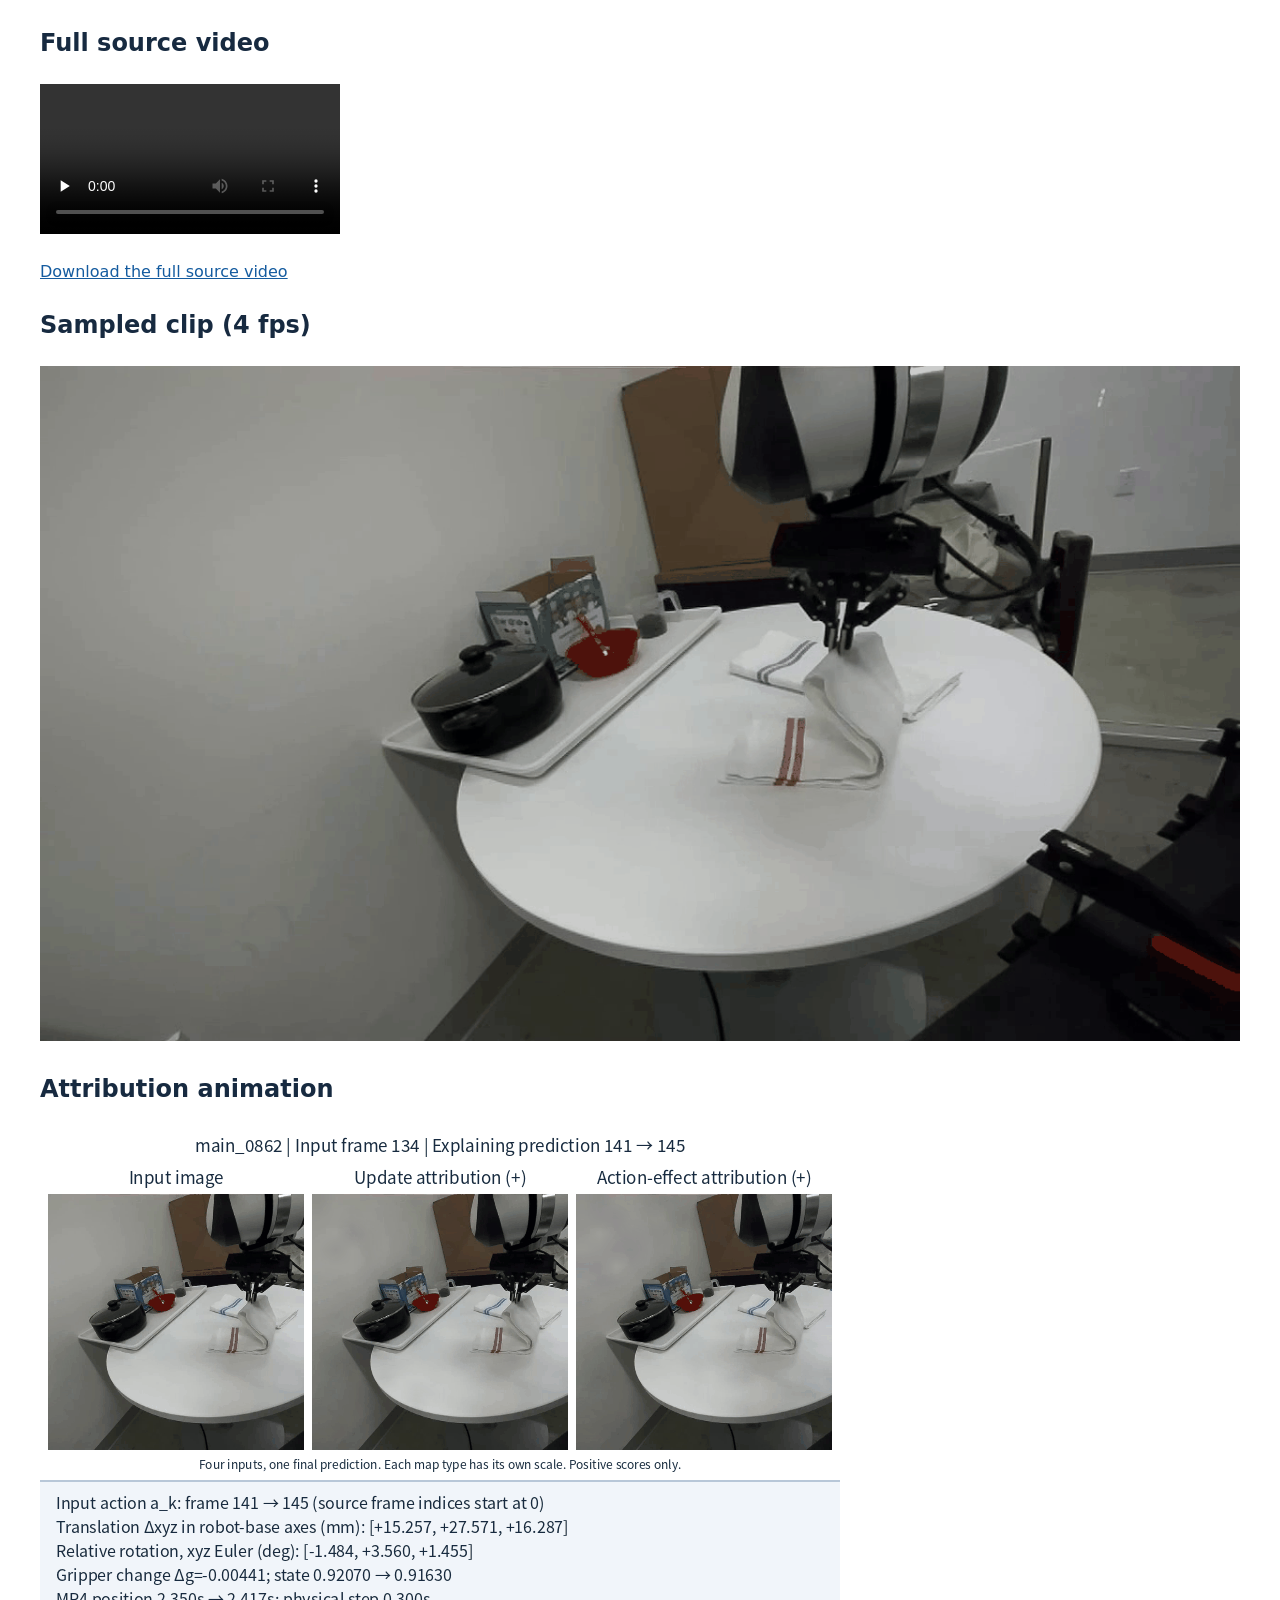
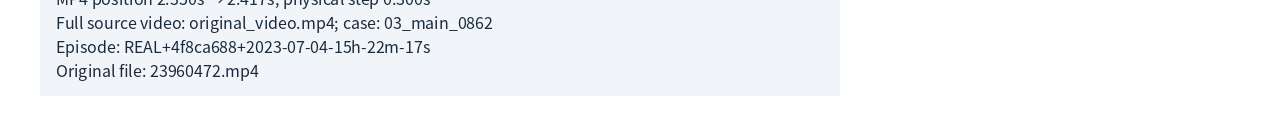
<file: vjepa2-ac-attribution/03_main_0862/index.html>
<!doctype html><html lang="en"><meta charset="utf-8"><meta name="viewport" content="width=device-width,initial-scale=1"><title>03_main_0862</title><style>body{font:16px/1.7 system-ui;max-width:1200px;margin:24px auto;padding:0 18px;color:#172a40}img,video{max-width:100%;height:auto}.info{background:#f1f5fa;padding:16px;overflow-wrap:anywhere}a{color:#145b9f}</style><nav><a href="../">← All examples</a></nav><h1>03_main_0862</h1><p class="info">Input action a_k: frame 141 → 145 (source frame indices start at 0)<br>Translation Δxyz in robot-base axes (mm): [+15.257, +27.571, +16.287]<br>Relative rotation, xyz Euler (deg): [-1.484, +3.560, +1.455]<br>Gripper change Δg=-0.00441; state 0.92070 → 0.91630<br>MP4 position 2.350s → 2.417s; physical step 0.300s<br>Full source video: original_video.mp4; case: 03_main_0862<br>Episode: REAL+4f8ca688+2023-07-04-15h-22m-17s<br>Original file: 23960472.mp4</p><p><a href="ACTION_AND_VIDEO.md">Action and video notes</a> · <a href="actions.csv">All four input actions</a> · <a href="metadata.json">Exact values and source details</a></p><img src="context_overview.png?v=aa25717a8c42" alt="Four input frames with update and action-effect attribution maps"><h2>Full source video</h2><video controls preload="none" src="original_video.mp4#t=2.183"></video><p><a href="original_video.mp4">Download the full source video</a></p><h2>Sampled clip (4 fps)</h2><img src="source_clip.gif?v=aa25717a8c42" alt="Four observed inputs and one observed future frame"><h2>Attribution animation</h2><img src="attribution_clip.gif?v=aa25717a8c42" alt="Attribution maps for the four inputs to one final prediction"></html>
</file>
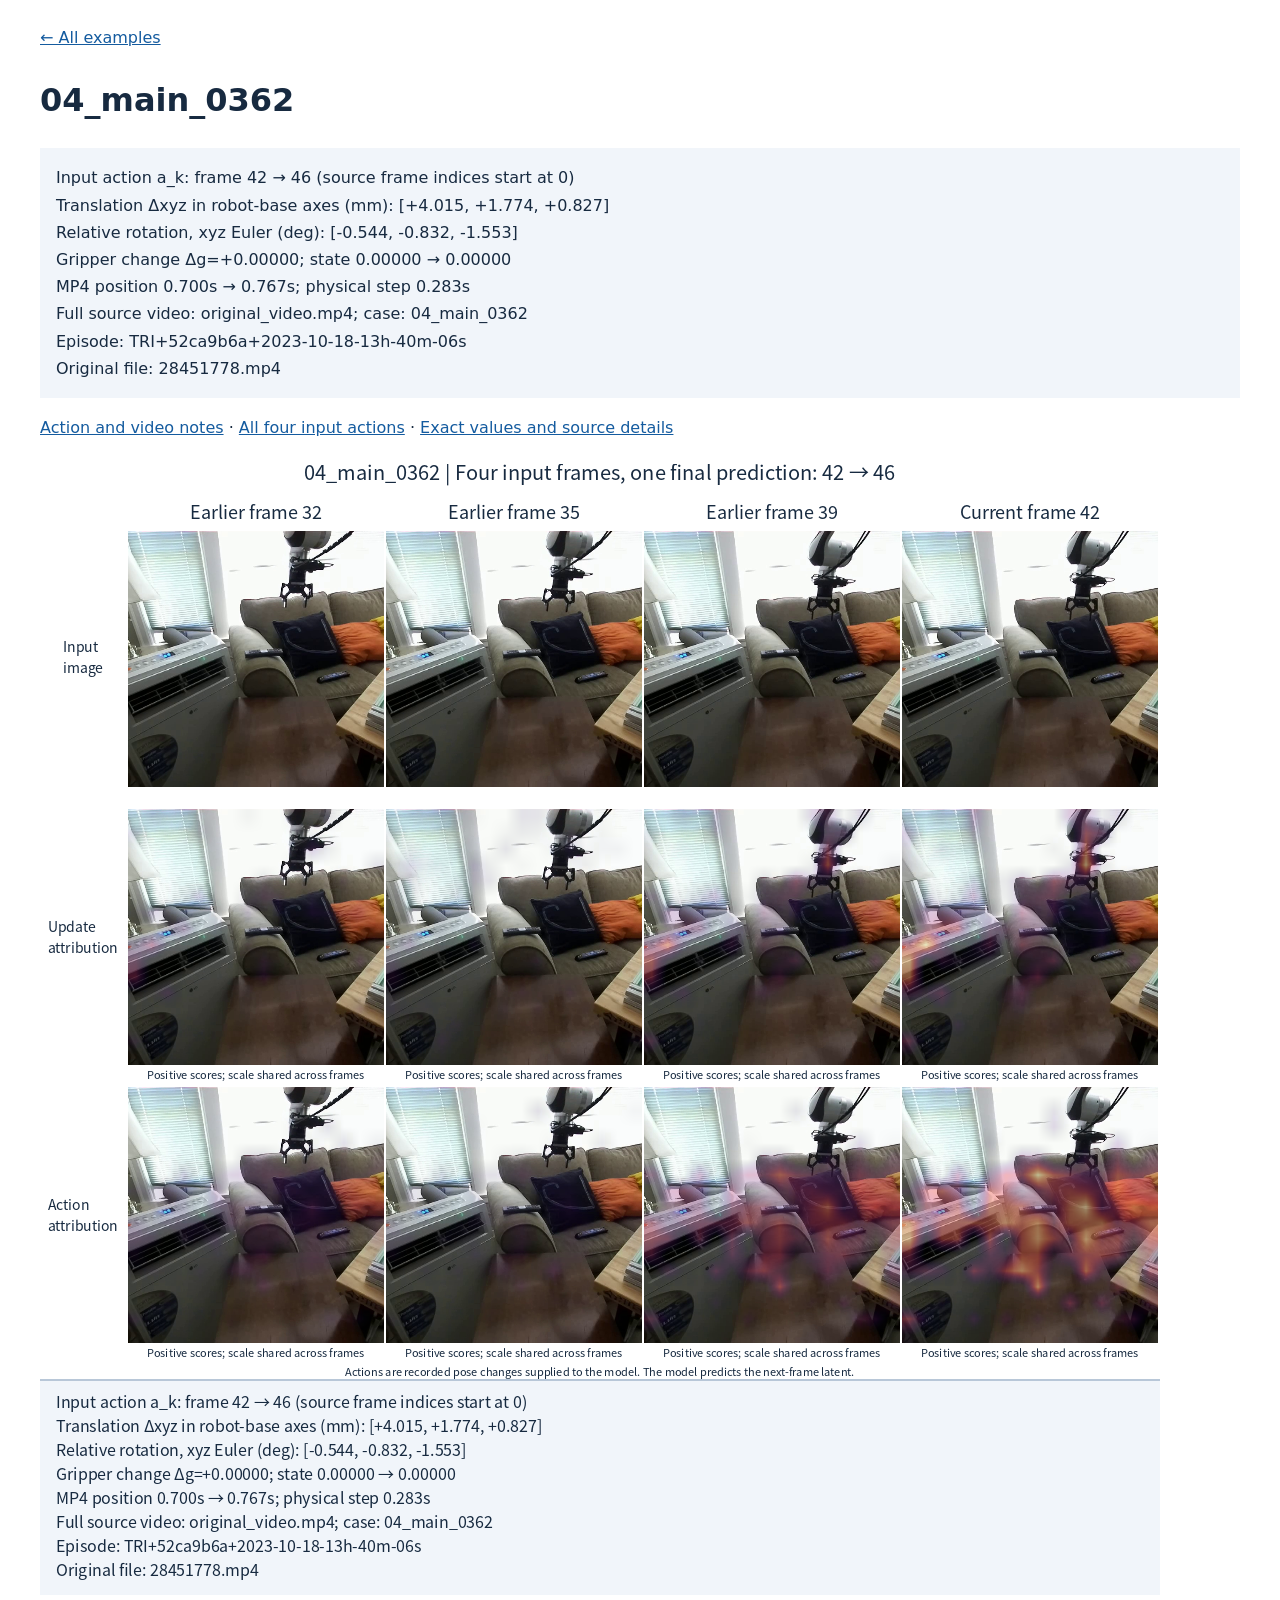
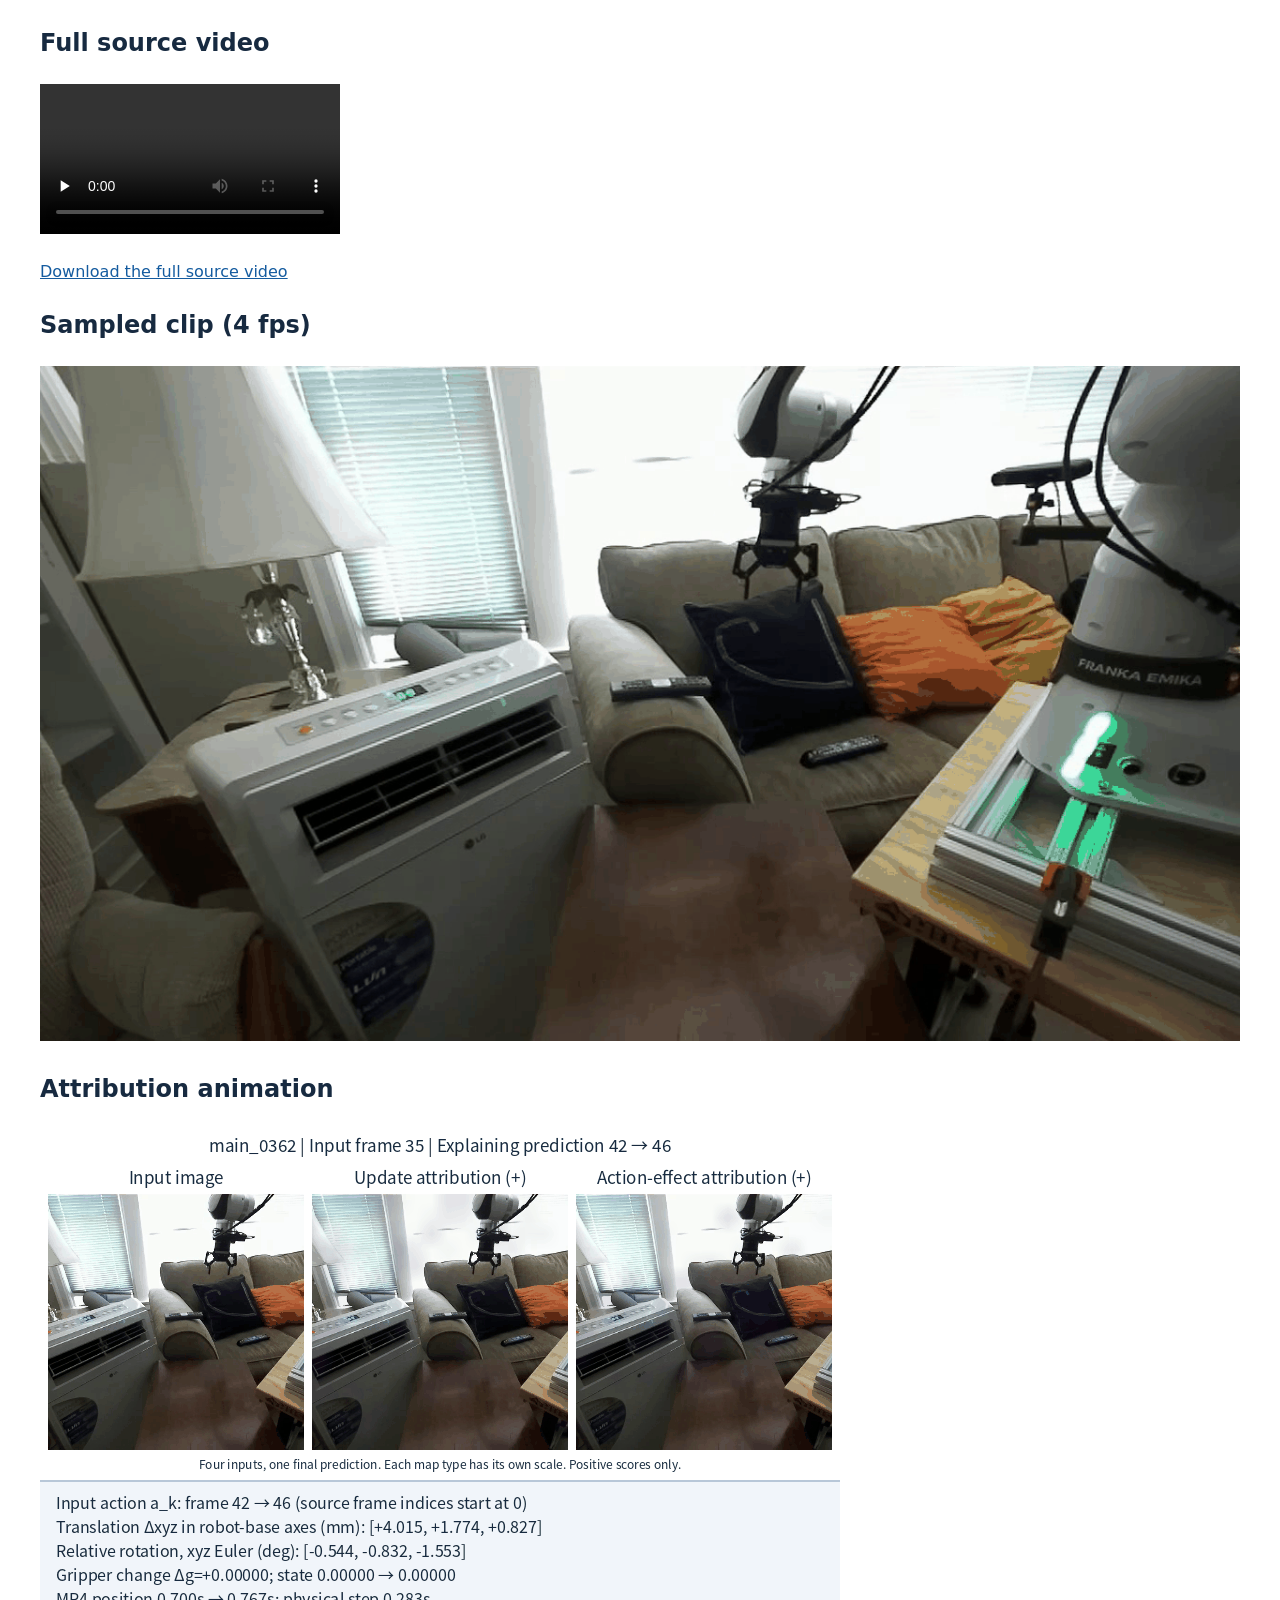
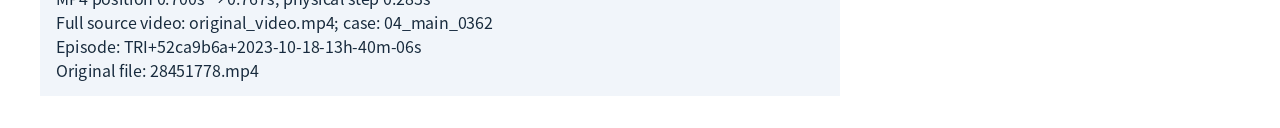
<file: vjepa2-ac-attribution/04_main_0362/index.html>
<!doctype html><html lang="en"><meta charset="utf-8"><meta name="viewport" content="width=device-width,initial-scale=1"><title>04_main_0362</title><style>body{font:16px/1.7 system-ui;max-width:1200px;margin:24px auto;padding:0 18px;color:#172a40}img,video{max-width:100%;height:auto}.info{background:#f1f5fa;padding:16px;overflow-wrap:anywhere}a{color:#145b9f}</style><nav><a href="../">← All examples</a></nav><h1>04_main_0362</h1><p class="info">Input action a_k: frame 42 → 46 (source frame indices start at 0)<br>Translation Δxyz in robot-base axes (mm): [+4.015, +1.774, +0.827]<br>Relative rotation, xyz Euler (deg): [-0.544, -0.832, -1.553]<br>Gripper change Δg=+0.00000; state 0.00000 → 0.00000<br>MP4 position 0.700s → 0.767s; physical step 0.283s<br>Full source video: original_video.mp4; case: 04_main_0362<br>Episode: TRI+52ca9b6a+2023-10-18-13h-40m-06s<br>Original file: 28451778.mp4</p><p><a href="ACTION_AND_VIDEO.md">Action and video notes</a> · <a href="actions.csv">All four input actions</a> · <a href="metadata.json">Exact values and source details</a></p><img src="context_overview.png?v=aa25717a8c42" alt="Four input frames with update and action-effect attribution maps"><h2>Full source video</h2><video controls preload="none" src="original_video.mp4#t=0.533"></video><p><a href="original_video.mp4">Download the full source video</a></p><h2>Sampled clip (4 fps)</h2><img src="source_clip.gif?v=aa25717a8c42" alt="Four observed inputs and one observed future frame"><h2>Attribution animation</h2><img src="attribution_clip.gif?v=aa25717a8c42" alt="Attribution maps for the four inputs to one final prediction"></html>
</file>
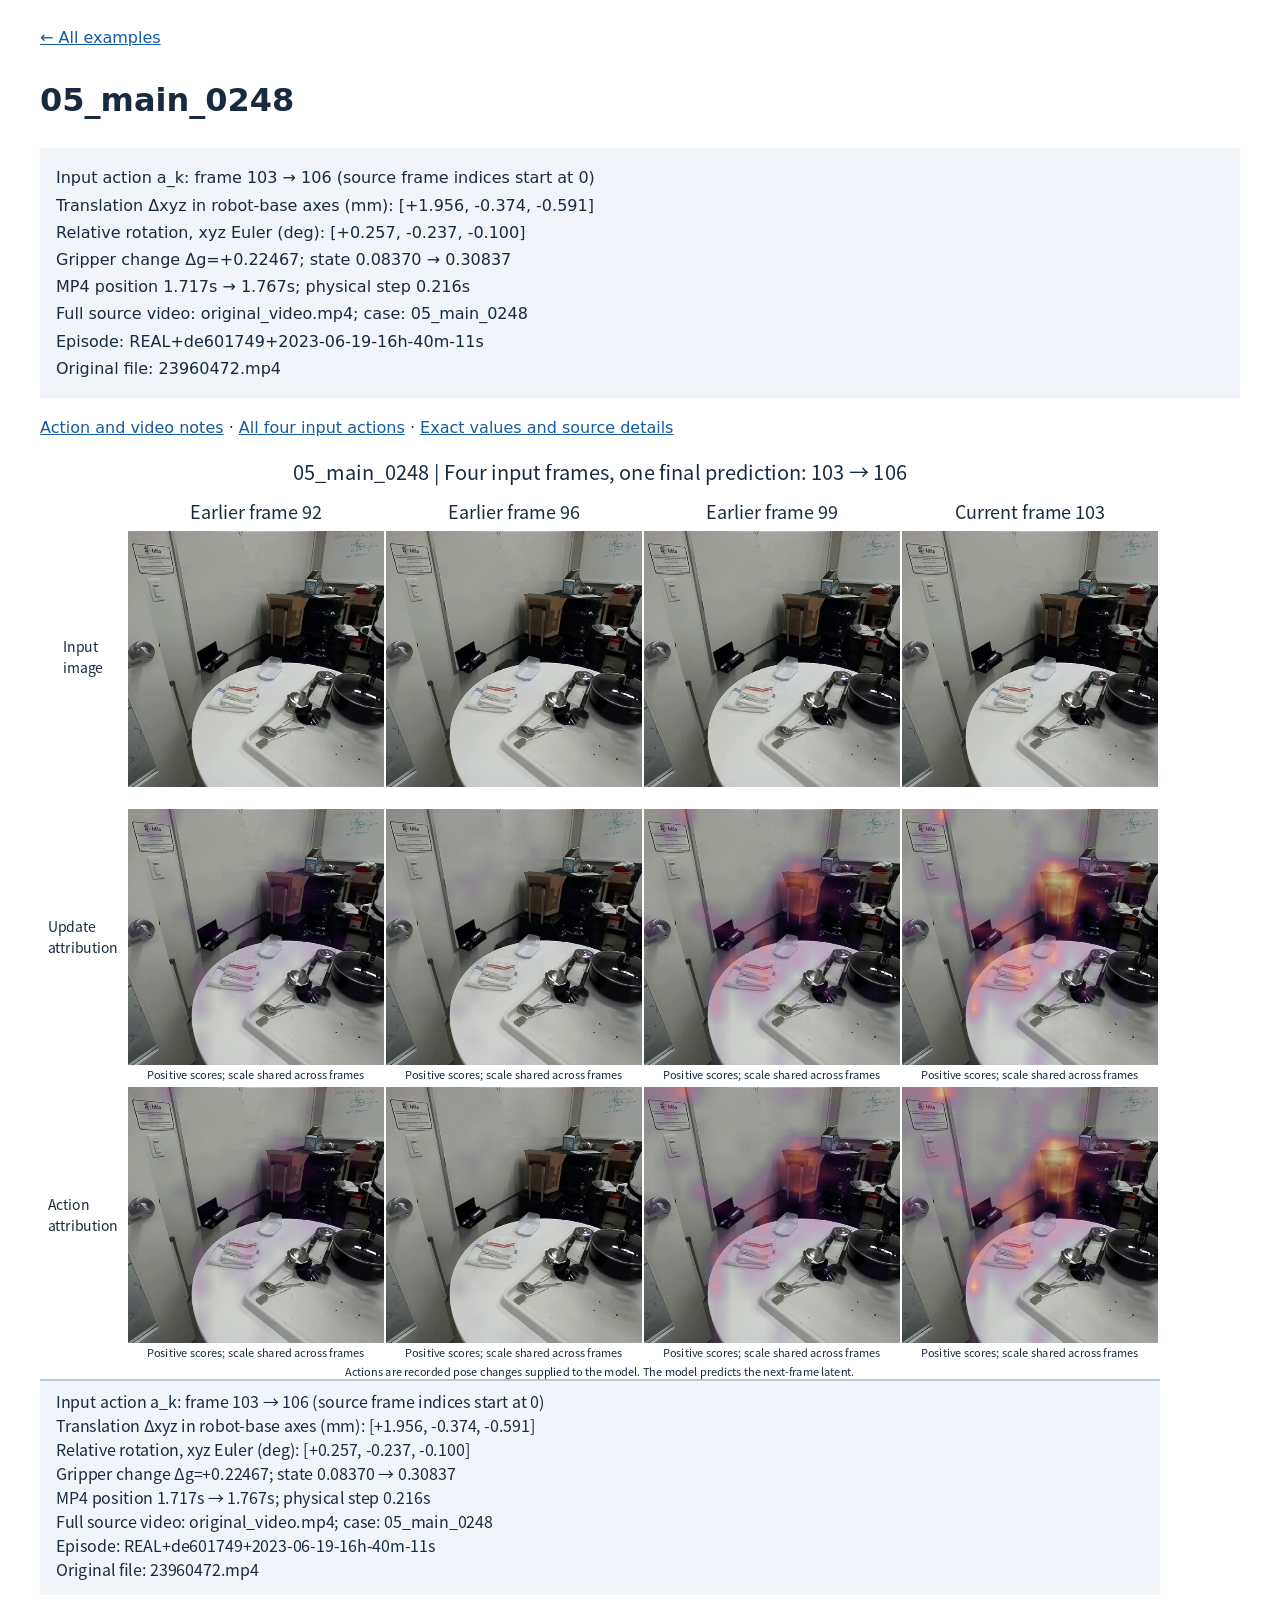
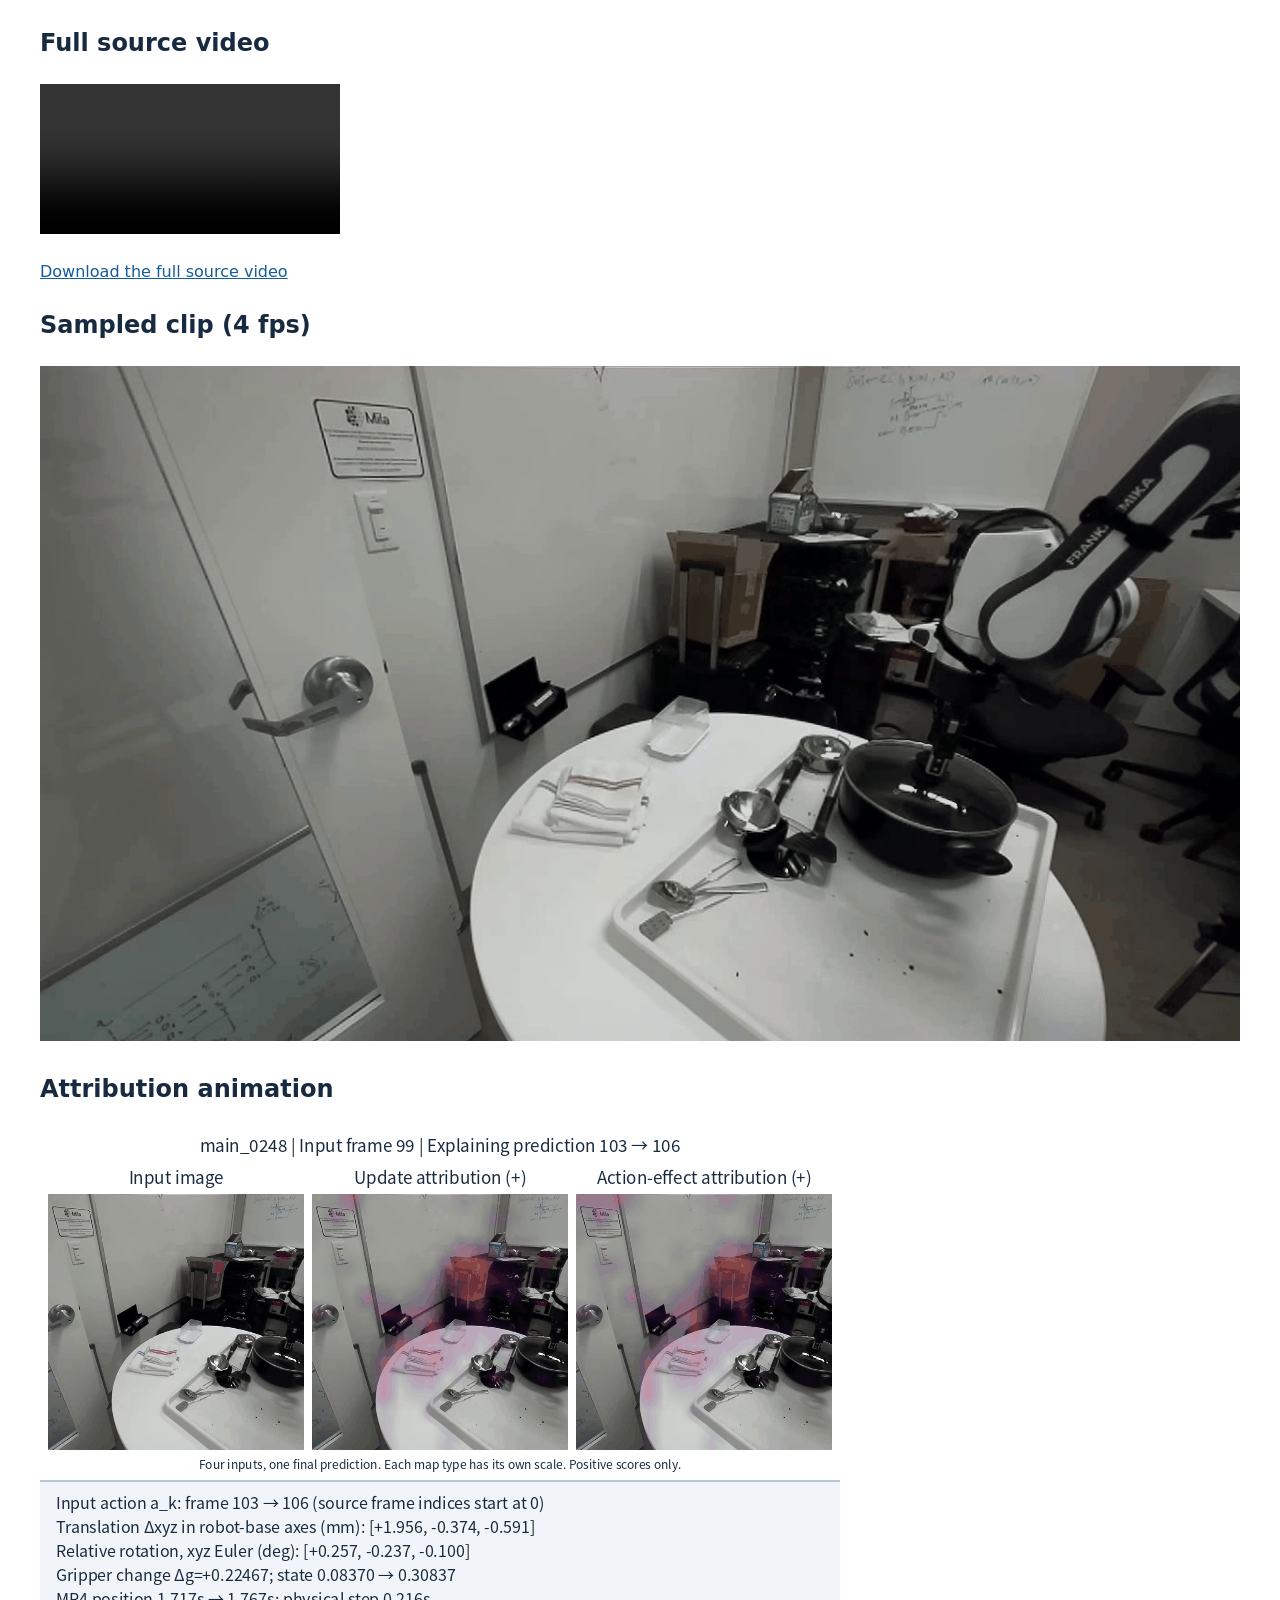
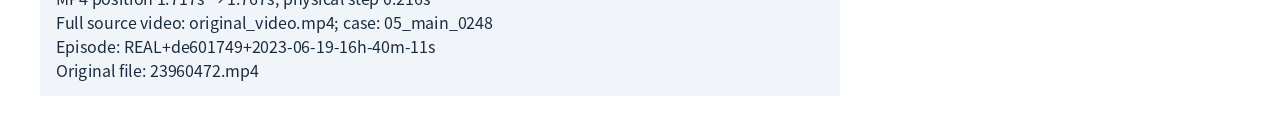
<file: vjepa2-ac-attribution/05_main_0248/index.html>
<!doctype html><html lang="en"><meta charset="utf-8"><meta name="viewport" content="width=device-width,initial-scale=1"><title>05_main_0248</title><style>body{font:16px/1.7 system-ui;max-width:1200px;margin:24px auto;padding:0 18px;color:#172a40}img,video{max-width:100%;height:auto}.info{background:#f1f5fa;padding:16px;overflow-wrap:anywhere}a{color:#145b9f}</style><nav><a href="../">← All examples</a></nav><h1>05_main_0248</h1><p class="info">Input action a_k: frame 103 → 106 (source frame indices start at 0)<br>Translation Δxyz in robot-base axes (mm): [+1.956, -0.374, -0.591]<br>Relative rotation, xyz Euler (deg): [+0.257, -0.237, -0.100]<br>Gripper change Δg=+0.22467; state 0.08370 → 0.30837<br>MP4 position 1.717s → 1.767s; physical step 0.216s<br>Full source video: original_video.mp4; case: 05_main_0248<br>Episode: REAL+de601749+2023-06-19-16h-40m-11s<br>Original file: 23960472.mp4</p><p><a href="ACTION_AND_VIDEO.md">Action and video notes</a> · <a href="actions.csv">All four input actions</a> · <a href="metadata.json">Exact values and source details</a></p><img src="context_overview.png?v=aa25717a8c42" alt="Four input frames with update and action-effect attribution maps"><h2>Full source video</h2><video controls preload="none" src="original_video.mp4#t=1.533"></video><p><a href="original_video.mp4">Download the full source video</a></p><h2>Sampled clip (4 fps)</h2><img src="source_clip.gif?v=aa25717a8c42" alt="Four observed inputs and one observed future frame"><h2>Attribution animation</h2><img src="attribution_clip.gif?v=aa25717a8c42" alt="Attribution maps for the four inputs to one final prediction"></html>
</file>
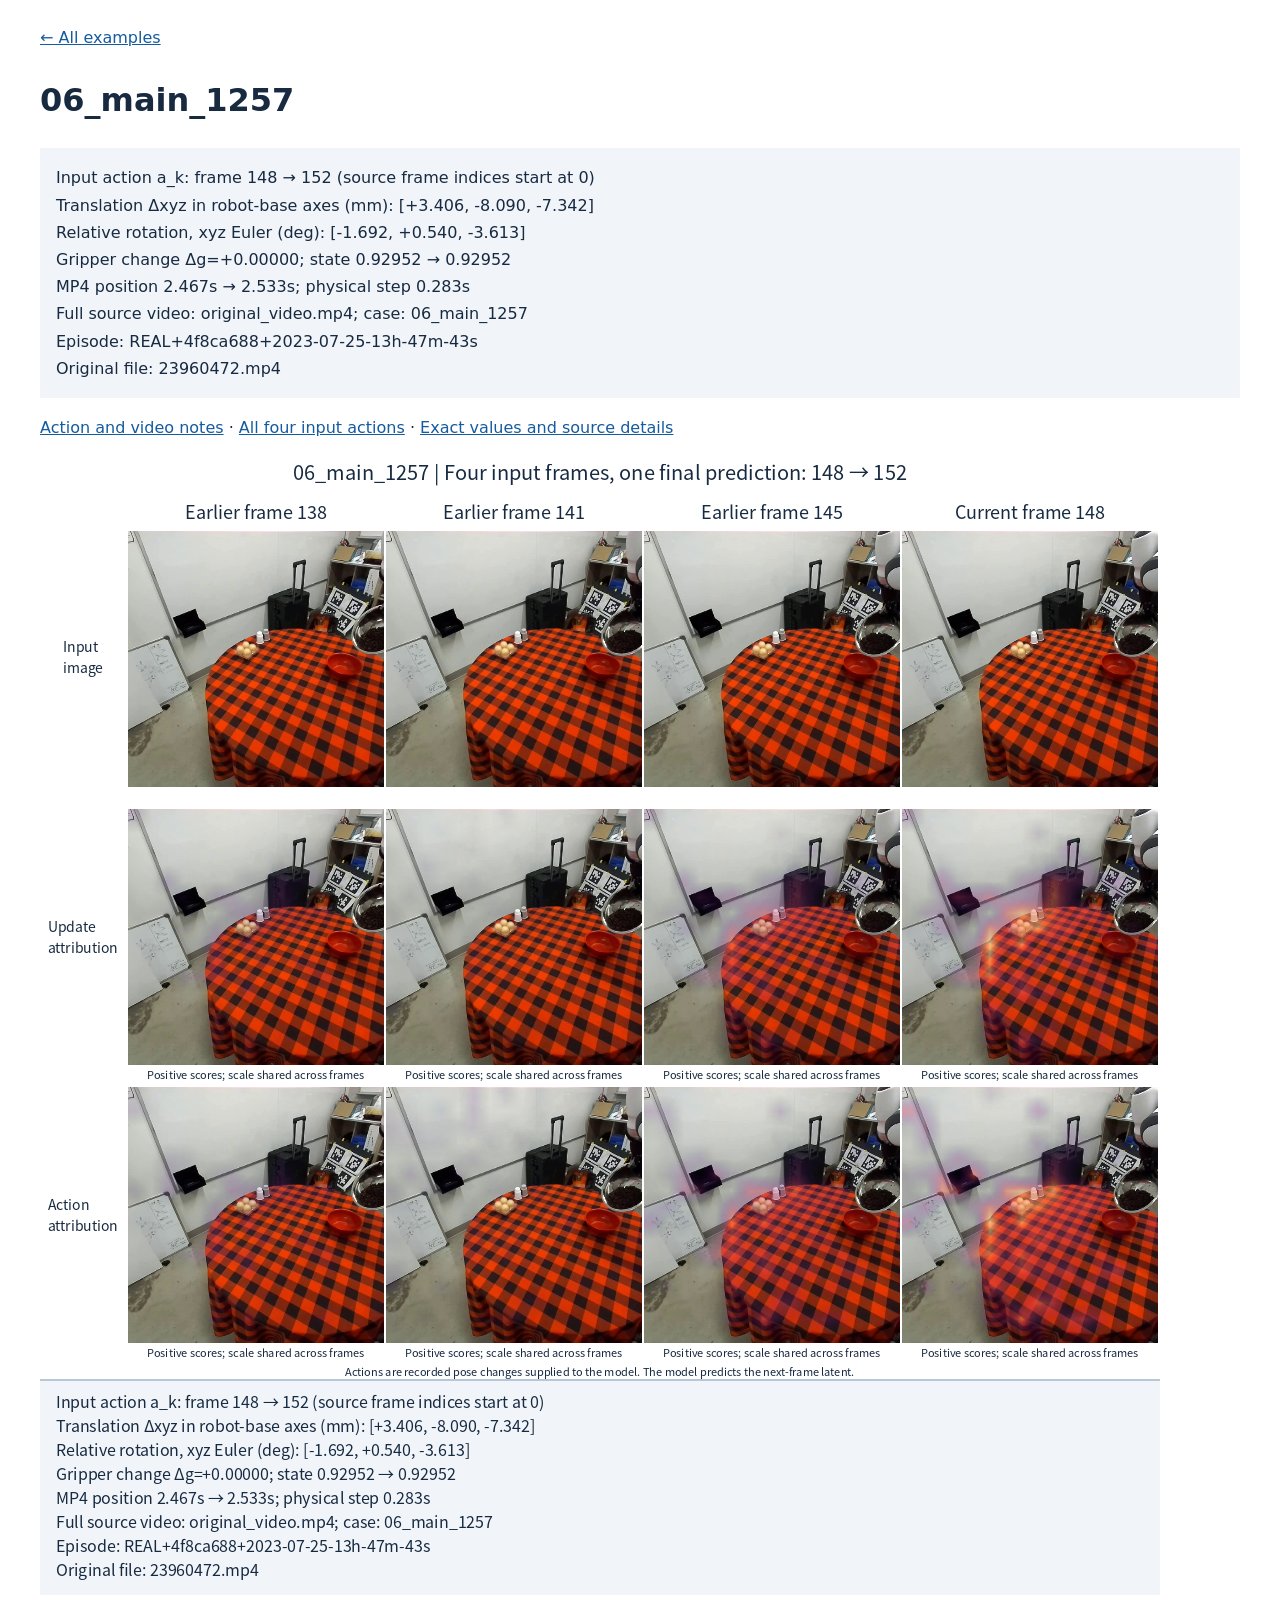
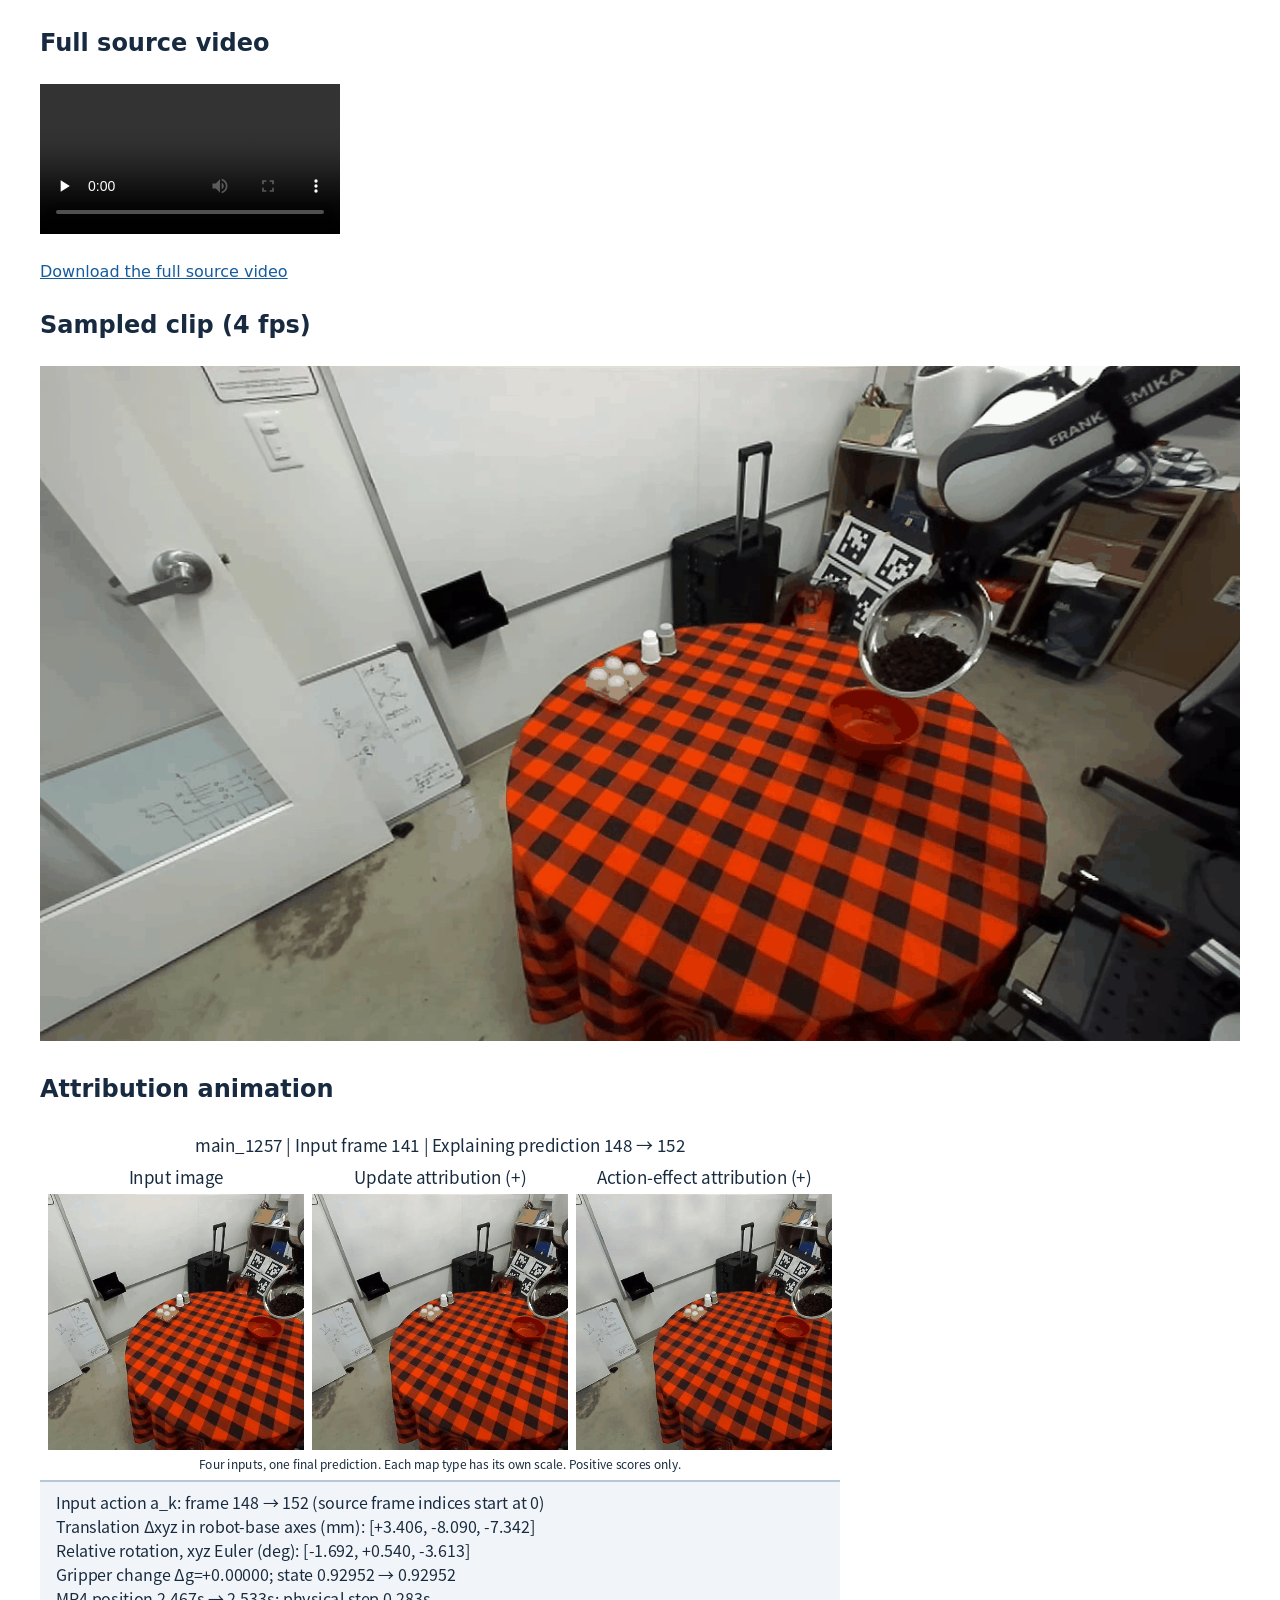
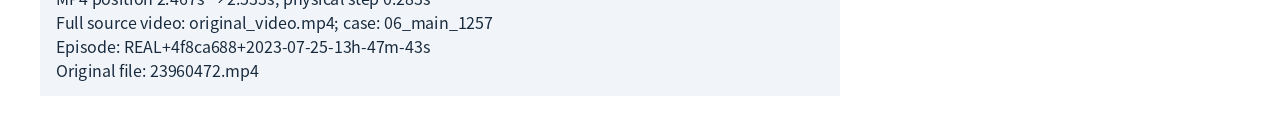
<file: vjepa2-ac-attribution/06_main_1257/index.html>
<!doctype html><html lang="en"><meta charset="utf-8"><meta name="viewport" content="width=device-width,initial-scale=1"><title>06_main_1257</title><style>body{font:16px/1.7 system-ui;max-width:1200px;margin:24px auto;padding:0 18px;color:#172a40}img,video{max-width:100%;height:auto}.info{background:#f1f5fa;padding:16px;overflow-wrap:anywhere}a{color:#145b9f}</style><nav><a href="../">← All examples</a></nav><h1>06_main_1257</h1><p class="info">Input action a_k: frame 148 → 152 (source frame indices start at 0)<br>Translation Δxyz in robot-base axes (mm): [+3.406, -8.090, -7.342]<br>Relative rotation, xyz Euler (deg): [-1.692, +0.540, -3.613]<br>Gripper change Δg=+0.00000; state 0.92952 → 0.92952<br>MP4 position 2.467s → 2.533s; physical step 0.283s<br>Full source video: original_video.mp4; case: 06_main_1257<br>Episode: REAL+4f8ca688+2023-07-25-13h-47m-43s<br>Original file: 23960472.mp4</p><p><a href="ACTION_AND_VIDEO.md">Action and video notes</a> · <a href="actions.csv">All four input actions</a> · <a href="metadata.json">Exact values and source details</a></p><img src="context_overview.png?v=aa25717a8c42" alt="Four input frames with update and action-effect attribution maps"><h2>Full source video</h2><video controls preload="none" src="original_video.mp4#t=2.300"></video><p><a href="original_video.mp4">Download the full source video</a></p><h2>Sampled clip (4 fps)</h2><img src="source_clip.gif?v=aa25717a8c42" alt="Four observed inputs and one observed future frame"><h2>Attribution animation</h2><img src="attribution_clip.gif?v=aa25717a8c42" alt="Attribution maps for the four inputs to one final prediction"></html>
</file>
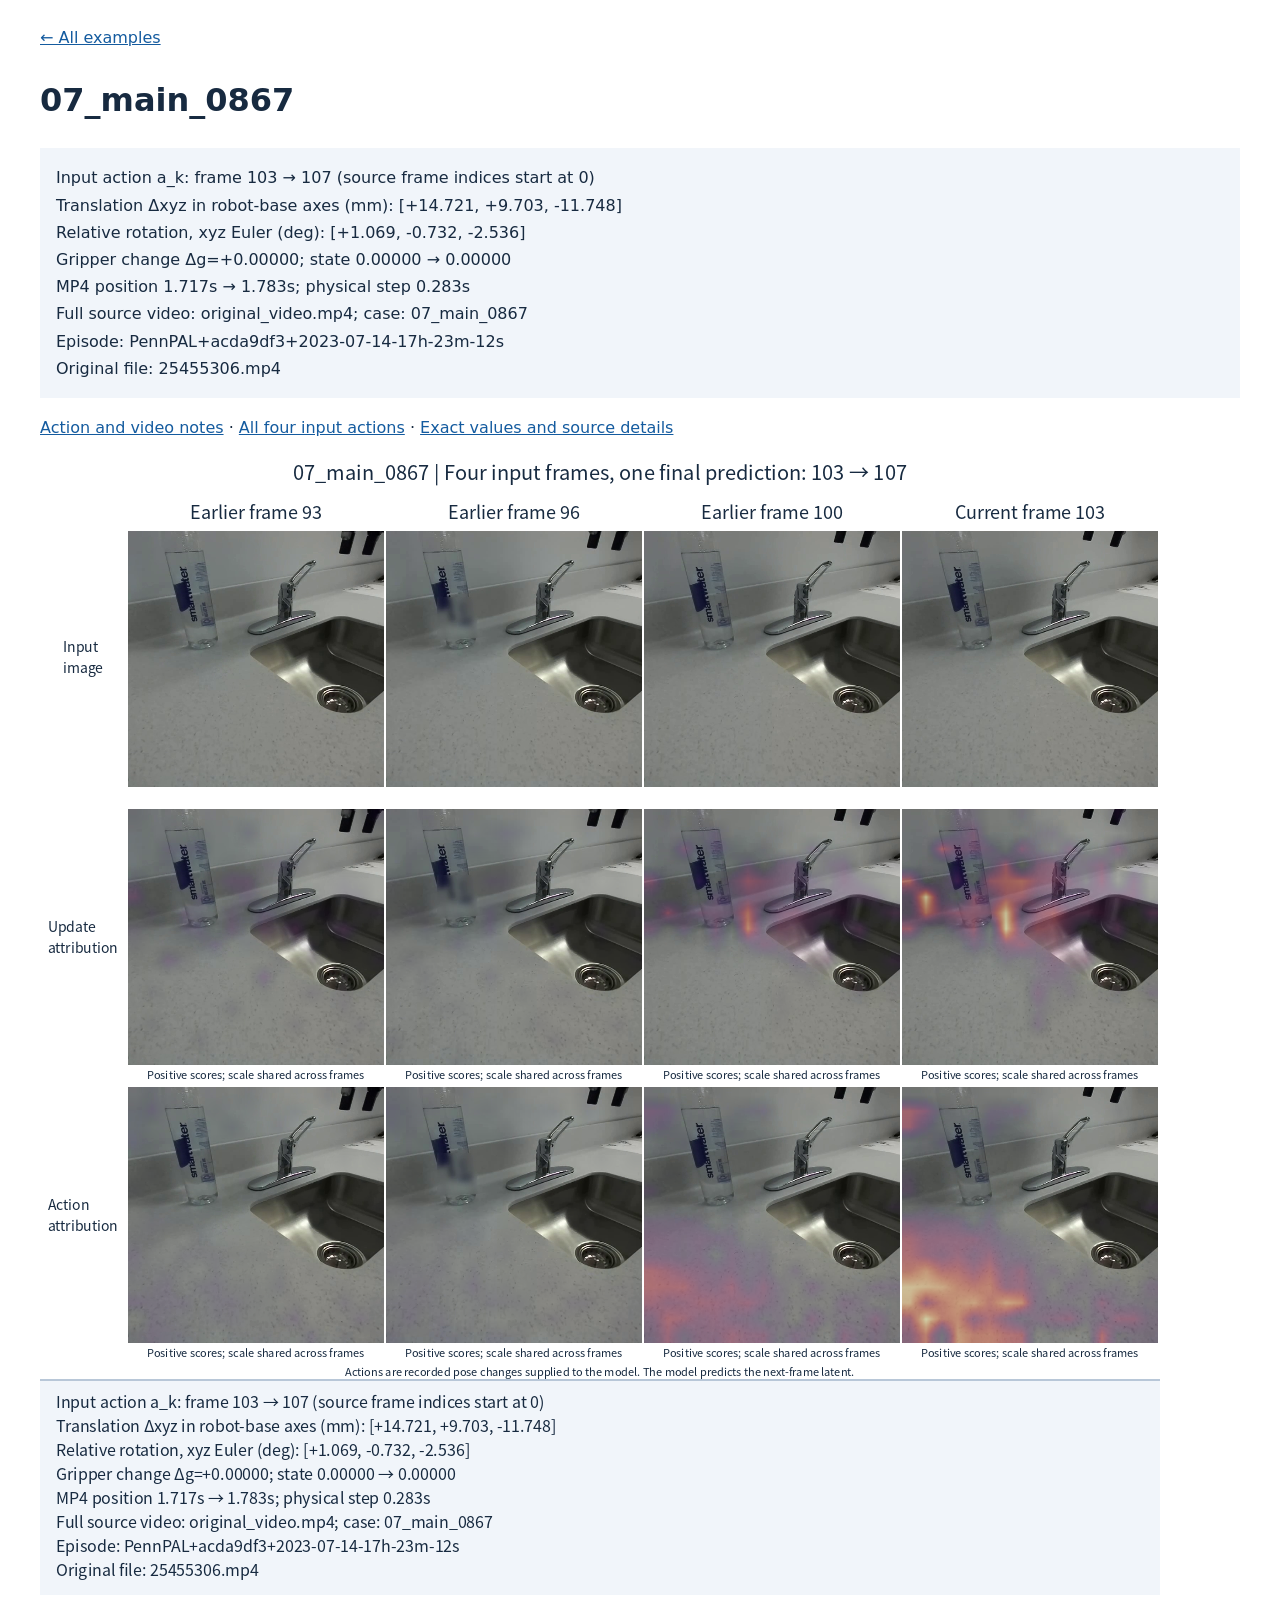
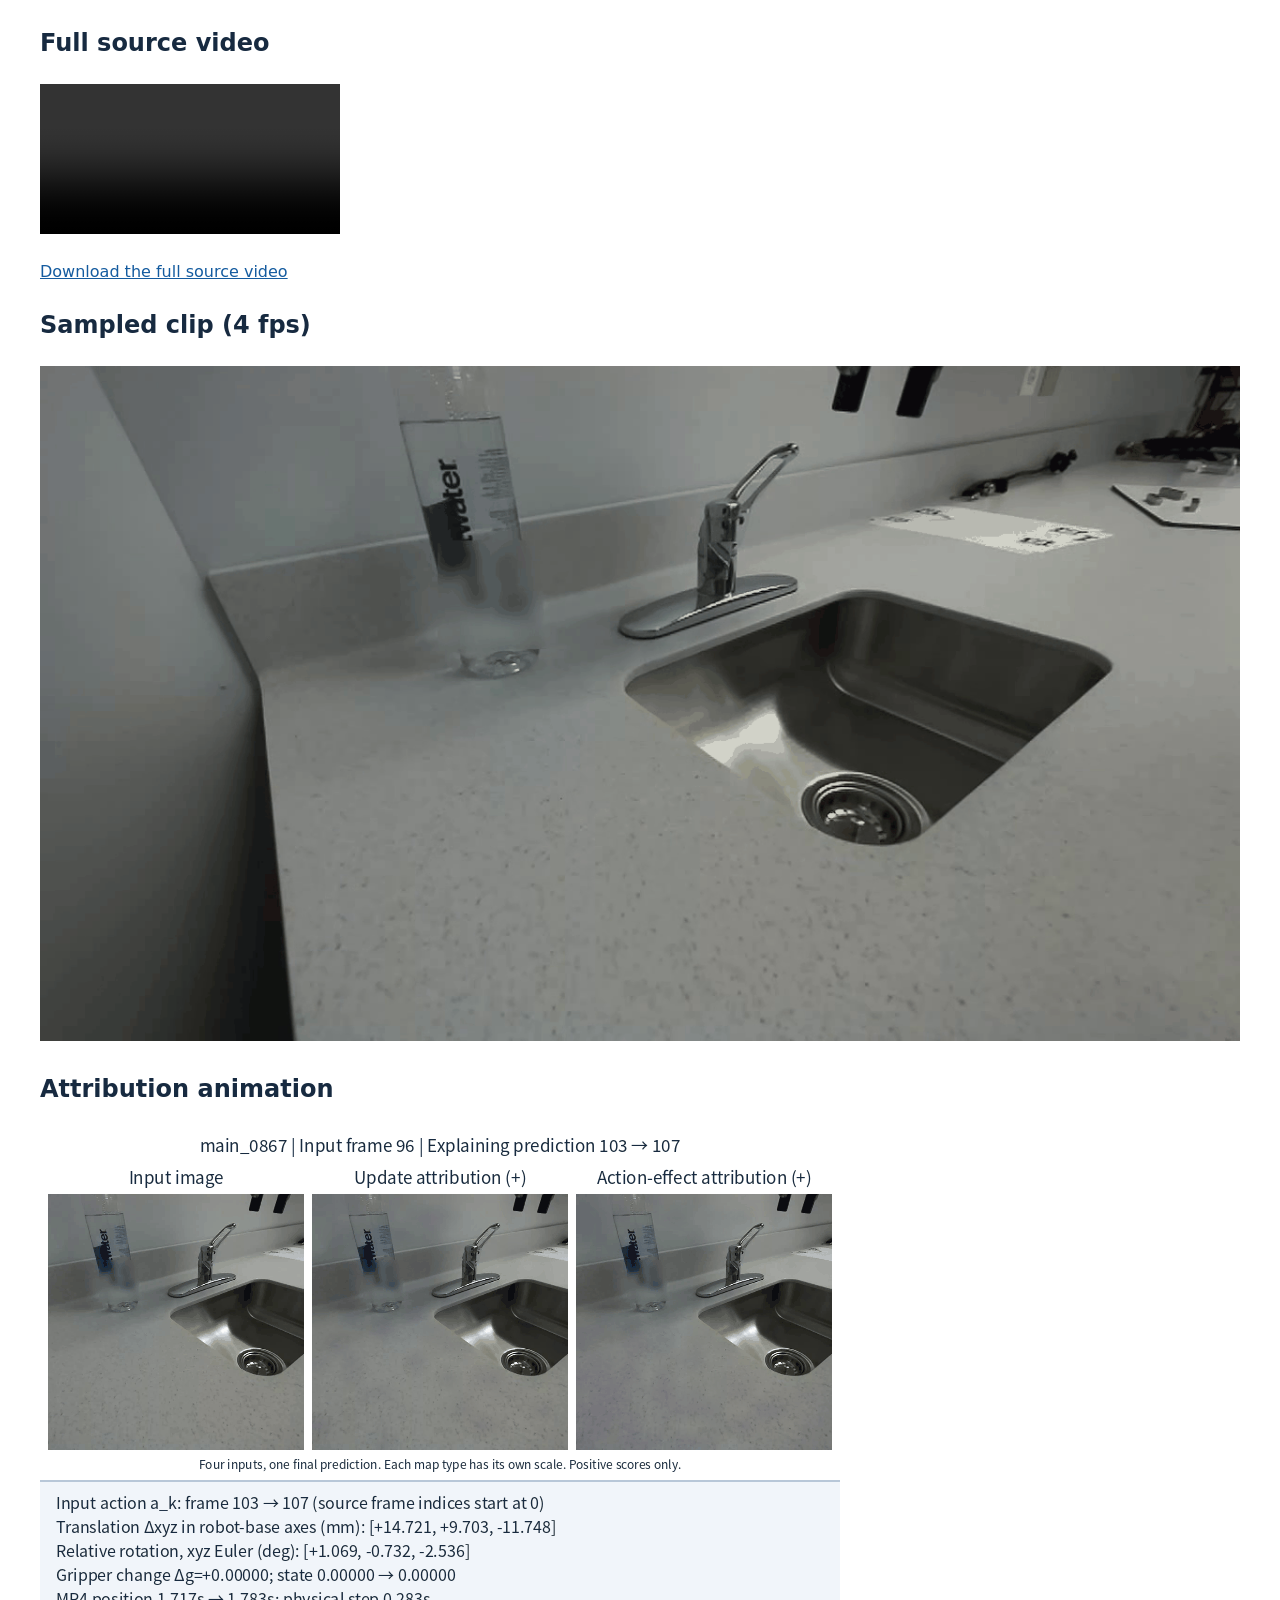
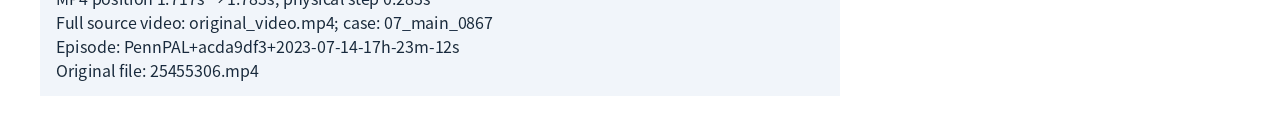
<file: vjepa2-ac-attribution/07_main_0867/index.html>
<!doctype html><html lang="en"><meta charset="utf-8"><meta name="viewport" content="width=device-width,initial-scale=1"><title>07_main_0867</title><style>body{font:16px/1.7 system-ui;max-width:1200px;margin:24px auto;padding:0 18px;color:#172a40}img,video{max-width:100%;height:auto}.info{background:#f1f5fa;padding:16px;overflow-wrap:anywhere}a{color:#145b9f}</style><nav><a href="../">← All examples</a></nav><h1>07_main_0867</h1><p class="info">Input action a_k: frame 103 → 107 (source frame indices start at 0)<br>Translation Δxyz in robot-base axes (mm): [+14.721, +9.703, -11.748]<br>Relative rotation, xyz Euler (deg): [+1.069, -0.732, -2.536]<br>Gripper change Δg=+0.00000; state 0.00000 → 0.00000<br>MP4 position 1.717s → 1.783s; physical step 0.283s<br>Full source video: original_video.mp4; case: 07_main_0867<br>Episode: PennPAL+acda9df3+2023-07-14-17h-23m-12s<br>Original file: 25455306.mp4</p><p><a href="ACTION_AND_VIDEO.md">Action and video notes</a> · <a href="actions.csv">All four input actions</a> · <a href="metadata.json">Exact values and source details</a></p><img src="context_overview.png?v=aa25717a8c42" alt="Four input frames with update and action-effect attribution maps"><h2>Full source video</h2><video controls preload="none" src="original_video.mp4#t=1.550"></video><p><a href="original_video.mp4">Download the full source video</a></p><h2>Sampled clip (4 fps)</h2><img src="source_clip.gif?v=aa25717a8c42" alt="Four observed inputs and one observed future frame"><h2>Attribution animation</h2><img src="attribution_clip.gif?v=aa25717a8c42" alt="Attribution maps for the four inputs to one final prediction"></html>
</file>
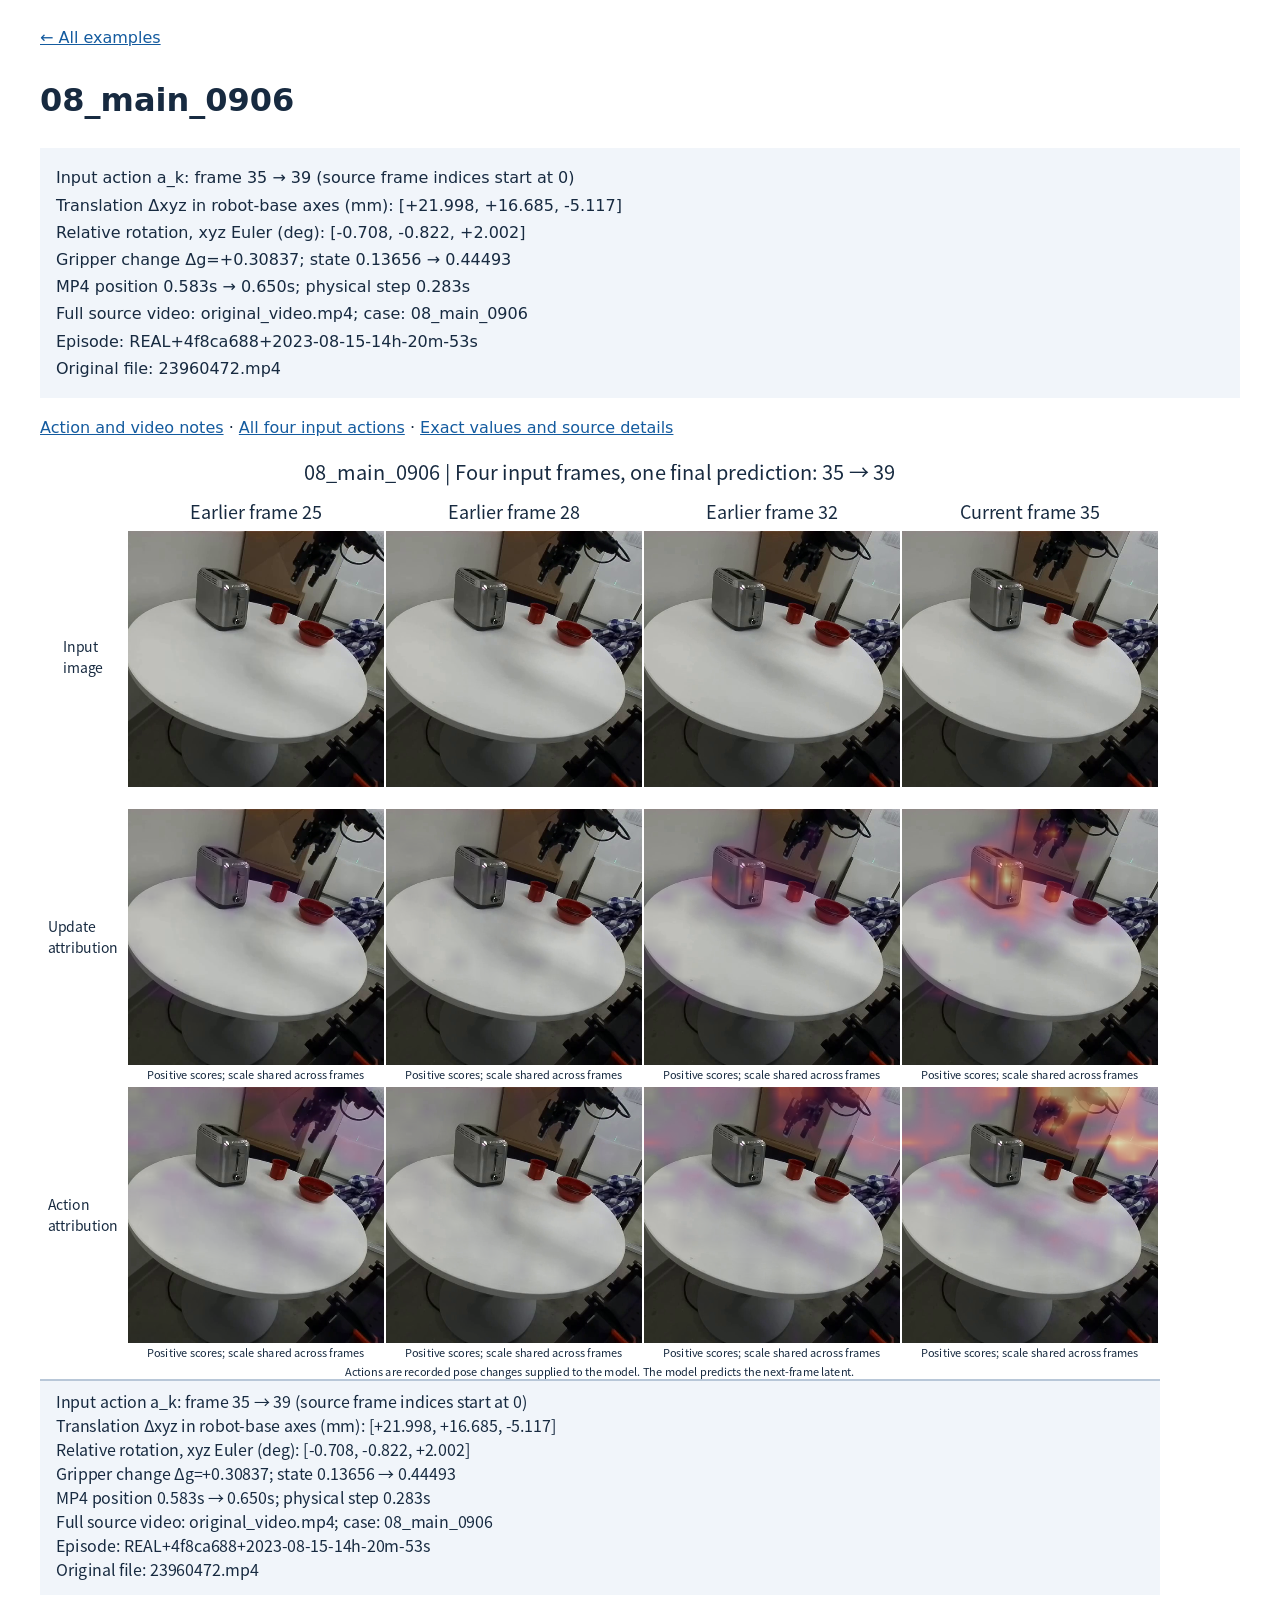
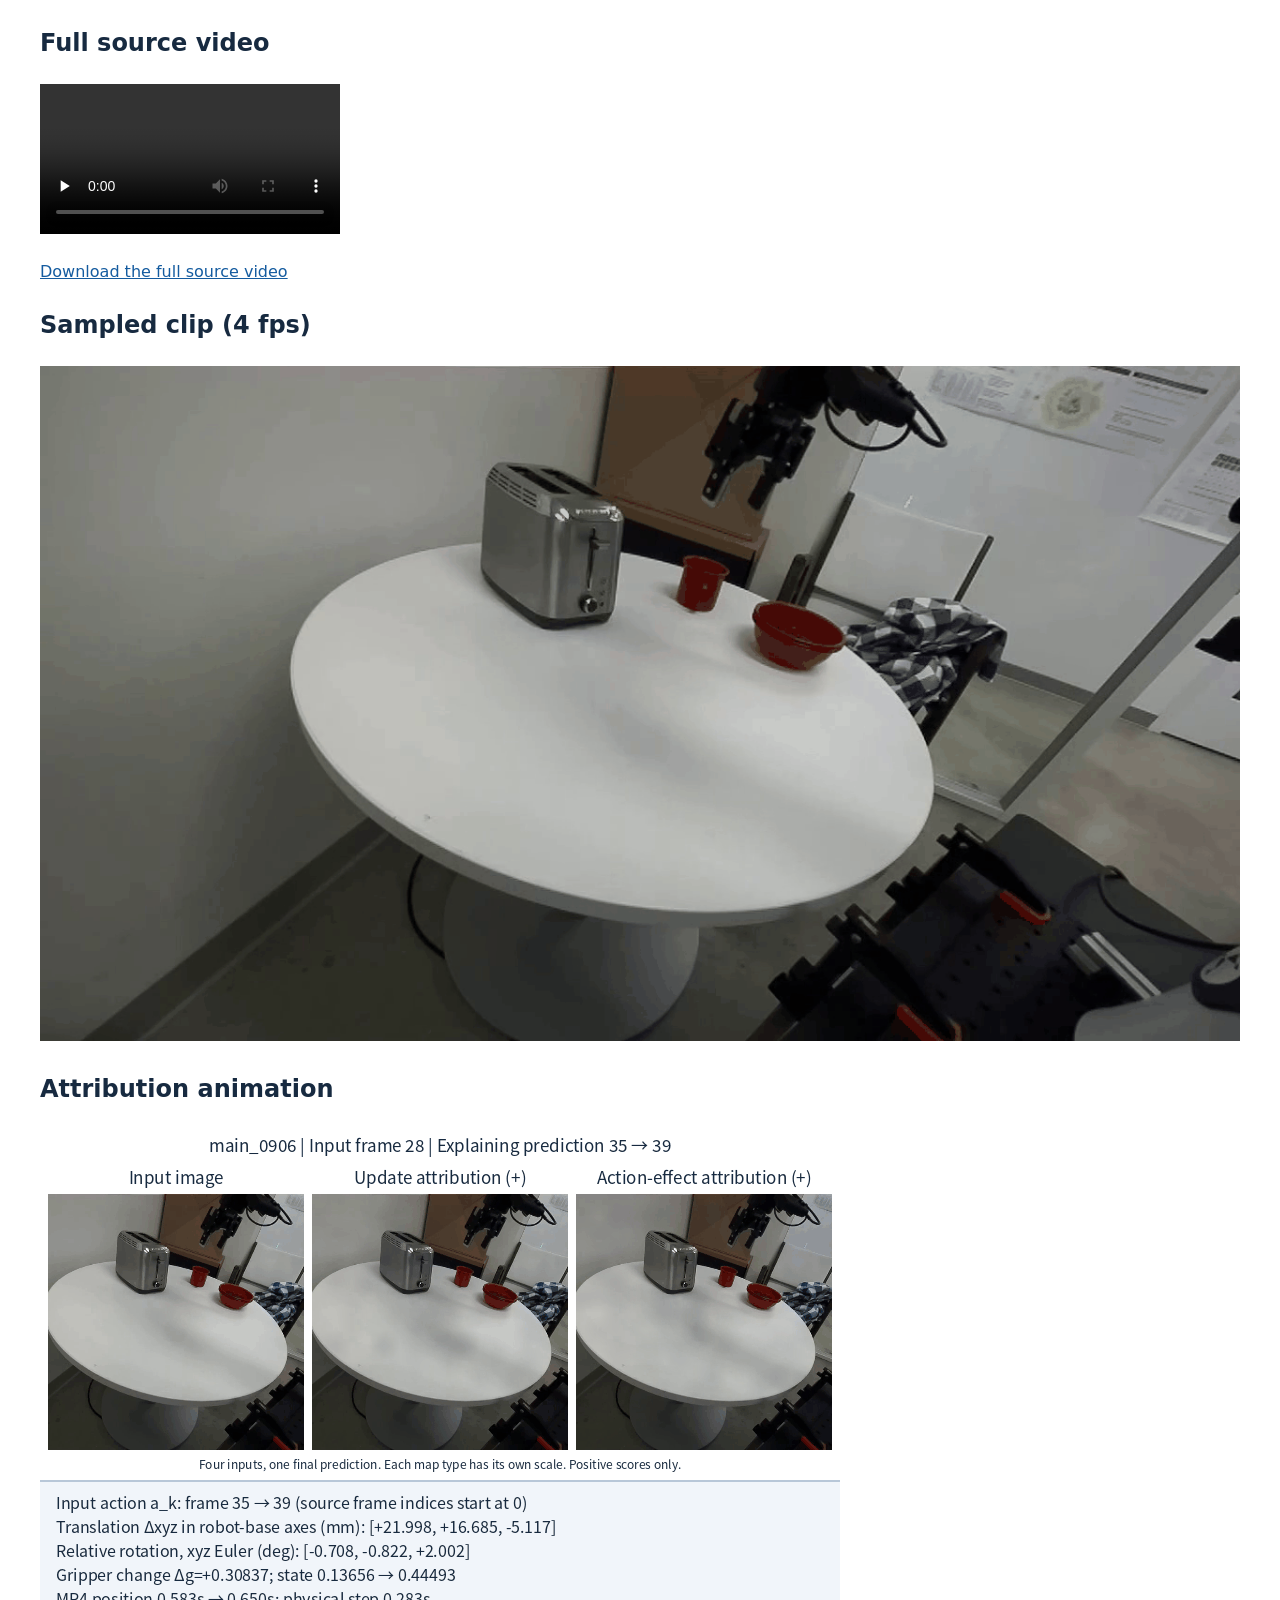
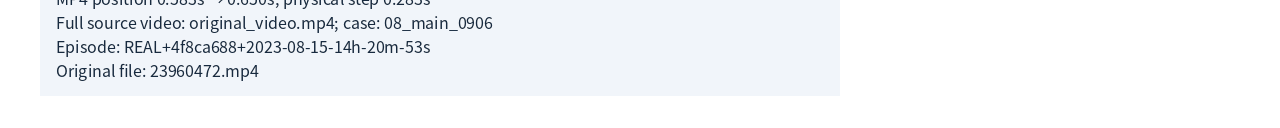
<file: vjepa2-ac-attribution/08_main_0906/index.html>
<!doctype html><html lang="en"><meta charset="utf-8"><meta name="viewport" content="width=device-width,initial-scale=1"><title>08_main_0906</title><style>body{font:16px/1.7 system-ui;max-width:1200px;margin:24px auto;padding:0 18px;color:#172a40}img,video{max-width:100%;height:auto}.info{background:#f1f5fa;padding:16px;overflow-wrap:anywhere}a{color:#145b9f}</style><nav><a href="../">← All examples</a></nav><h1>08_main_0906</h1><p class="info">Input action a_k: frame 35 → 39 (source frame indices start at 0)<br>Translation Δxyz in robot-base axes (mm): [+21.998, +16.685, -5.117]<br>Relative rotation, xyz Euler (deg): [-0.708, -0.822, +2.002]<br>Gripper change Δg=+0.30837; state 0.13656 → 0.44493<br>MP4 position 0.583s → 0.650s; physical step 0.283s<br>Full source video: original_video.mp4; case: 08_main_0906<br>Episode: REAL+4f8ca688+2023-08-15-14h-20m-53s<br>Original file: 23960472.mp4</p><p><a href="ACTION_AND_VIDEO.md">Action and video notes</a> · <a href="actions.csv">All four input actions</a> · <a href="metadata.json">Exact values and source details</a></p><img src="context_overview.png?v=aa25717a8c42" alt="Four input frames with update and action-effect attribution maps"><h2>Full source video</h2><video controls preload="none" src="original_video.mp4#t=0.417"></video><p><a href="original_video.mp4">Download the full source video</a></p><h2>Sampled clip (4 fps)</h2><img src="source_clip.gif?v=aa25717a8c42" alt="Four observed inputs and one observed future frame"><h2>Attribution animation</h2><img src="attribution_clip.gif?v=aa25717a8c42" alt="Attribution maps for the four inputs to one final prediction"></html>
</file>
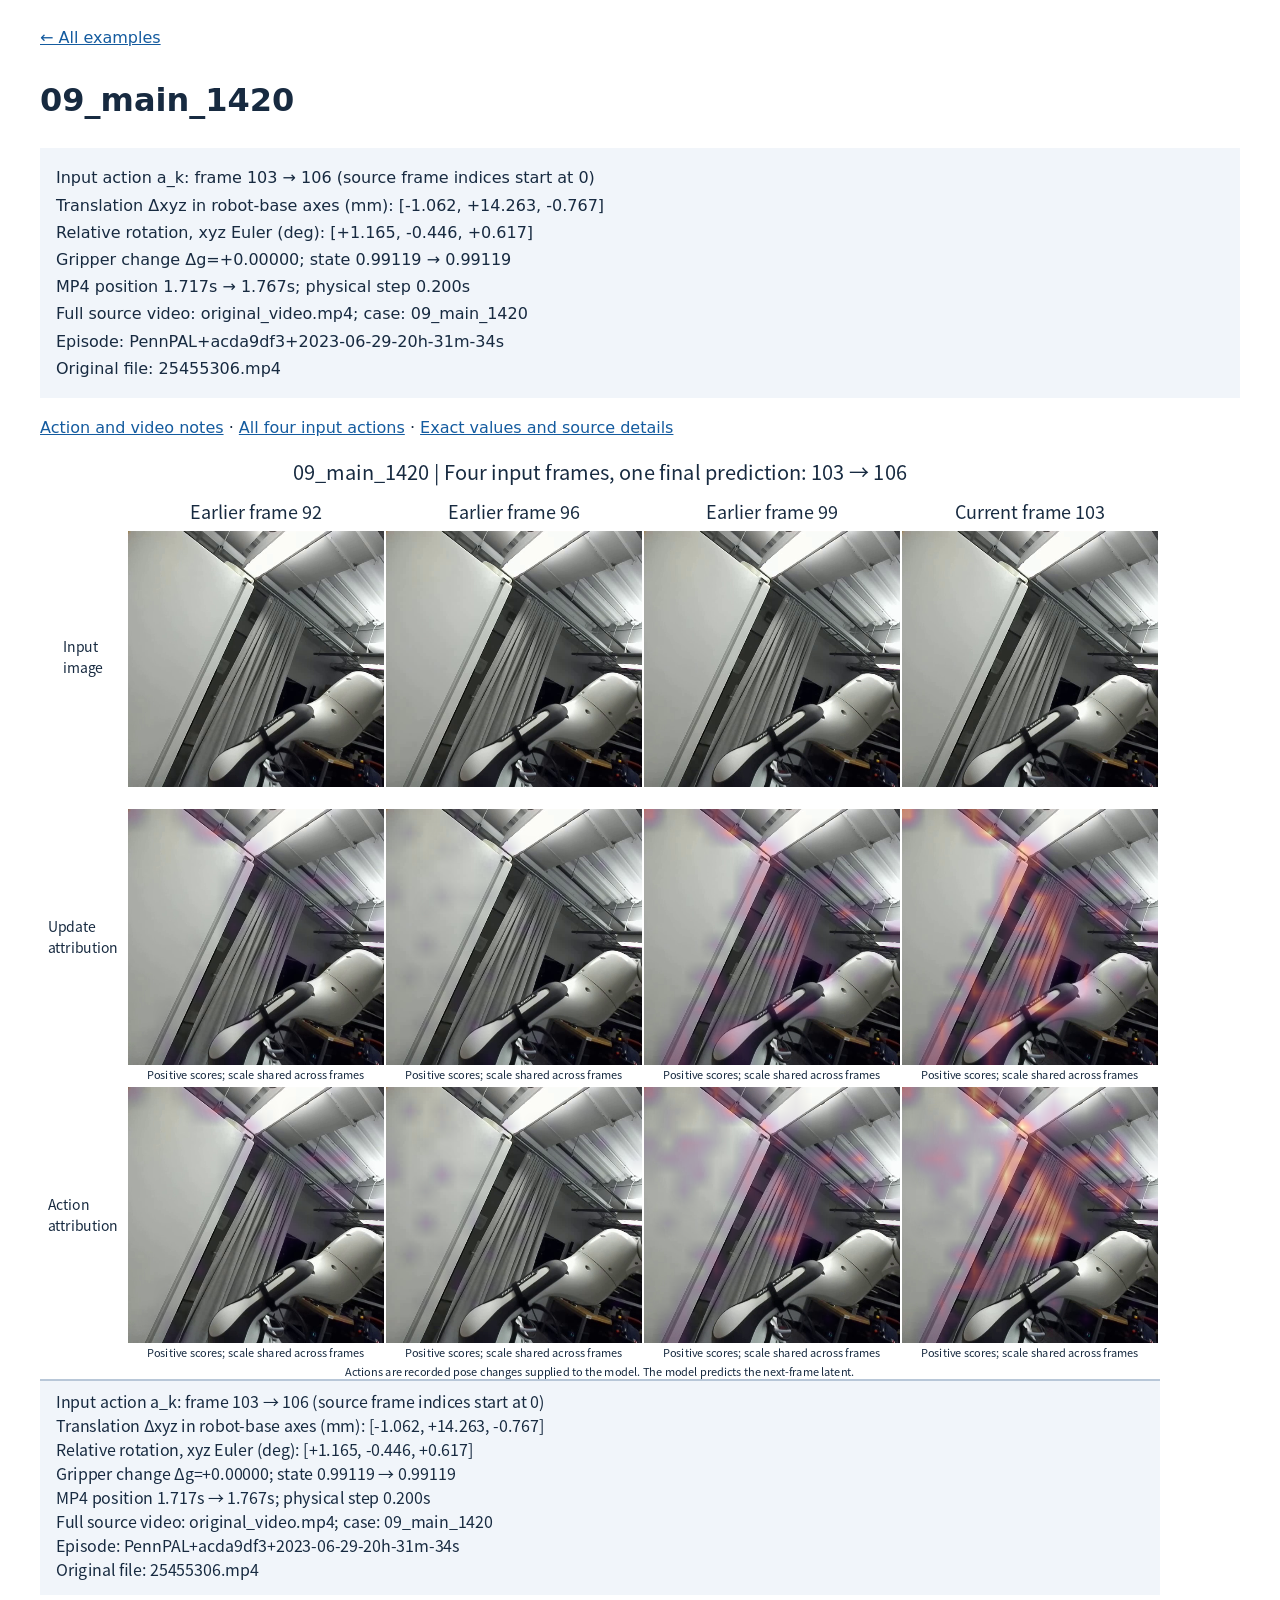
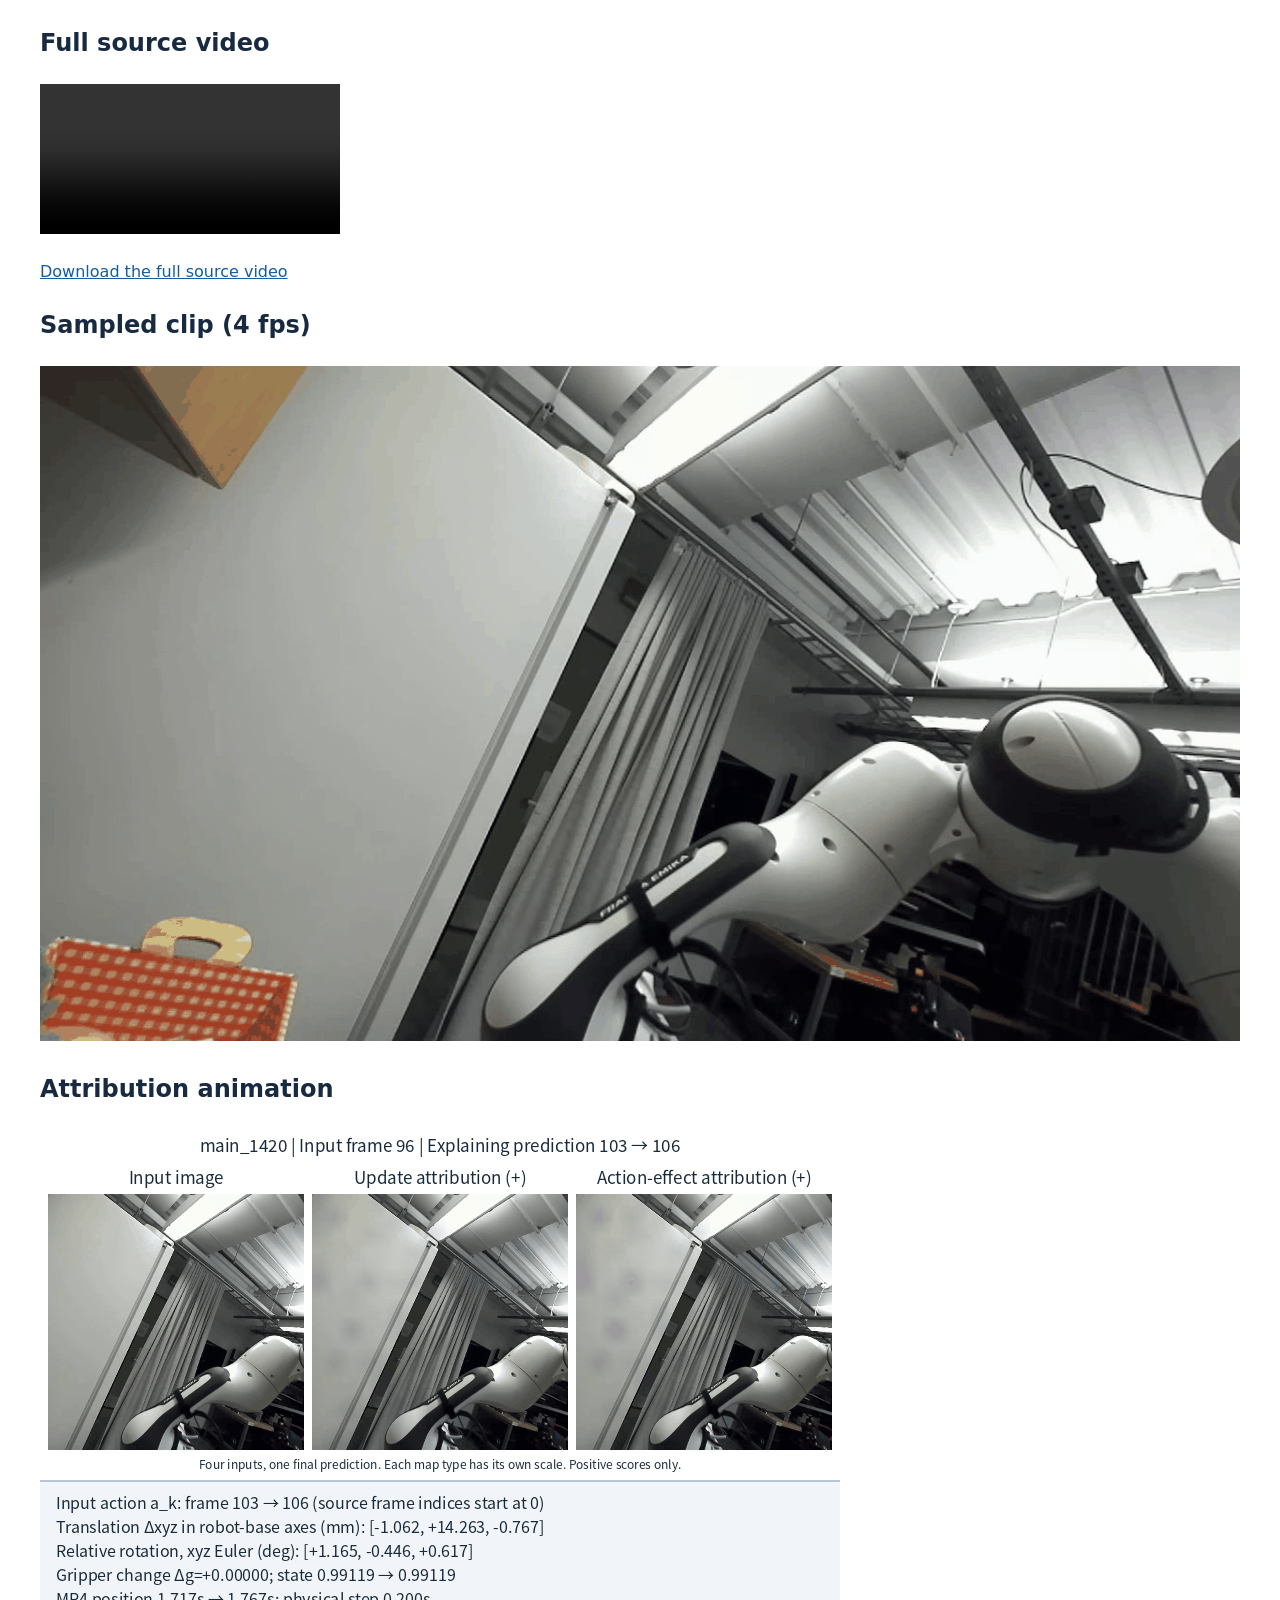
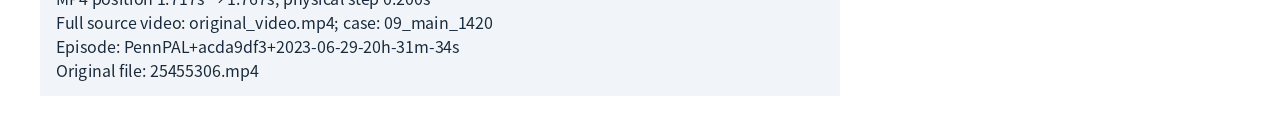
<file: vjepa2-ac-attribution/09_main_1420/index.html>
<!doctype html><html lang="en"><meta charset="utf-8"><meta name="viewport" content="width=device-width,initial-scale=1"><title>09_main_1420</title><style>body{font:16px/1.7 system-ui;max-width:1200px;margin:24px auto;padding:0 18px;color:#172a40}img,video{max-width:100%;height:auto}.info{background:#f1f5fa;padding:16px;overflow-wrap:anywhere}a{color:#145b9f}</style><nav><a href="../">← All examples</a></nav><h1>09_main_1420</h1><p class="info">Input action a_k: frame 103 → 106 (source frame indices start at 0)<br>Translation Δxyz in robot-base axes (mm): [-1.062, +14.263, -0.767]<br>Relative rotation, xyz Euler (deg): [+1.165, -0.446, +0.617]<br>Gripper change Δg=+0.00000; state 0.99119 → 0.99119<br>MP4 position 1.717s → 1.767s; physical step 0.200s<br>Full source video: original_video.mp4; case: 09_main_1420<br>Episode: PennPAL+acda9df3+2023-06-29-20h-31m-34s<br>Original file: 25455306.mp4</p><p><a href="ACTION_AND_VIDEO.md">Action and video notes</a> · <a href="actions.csv">All four input actions</a> · <a href="metadata.json">Exact values and source details</a></p><img src="context_overview.png?v=aa25717a8c42" alt="Four input frames with update and action-effect attribution maps"><h2>Full source video</h2><video controls preload="none" src="original_video.mp4#t=1.533"></video><p><a href="original_video.mp4">Download the full source video</a></p><h2>Sampled clip (4 fps)</h2><img src="source_clip.gif?v=aa25717a8c42" alt="Four observed inputs and one observed future frame"><h2>Attribution animation</h2><img src="attribution_clip.gif?v=aa25717a8c42" alt="Attribution maps for the four inputs to one final prediction"></html>
</file>
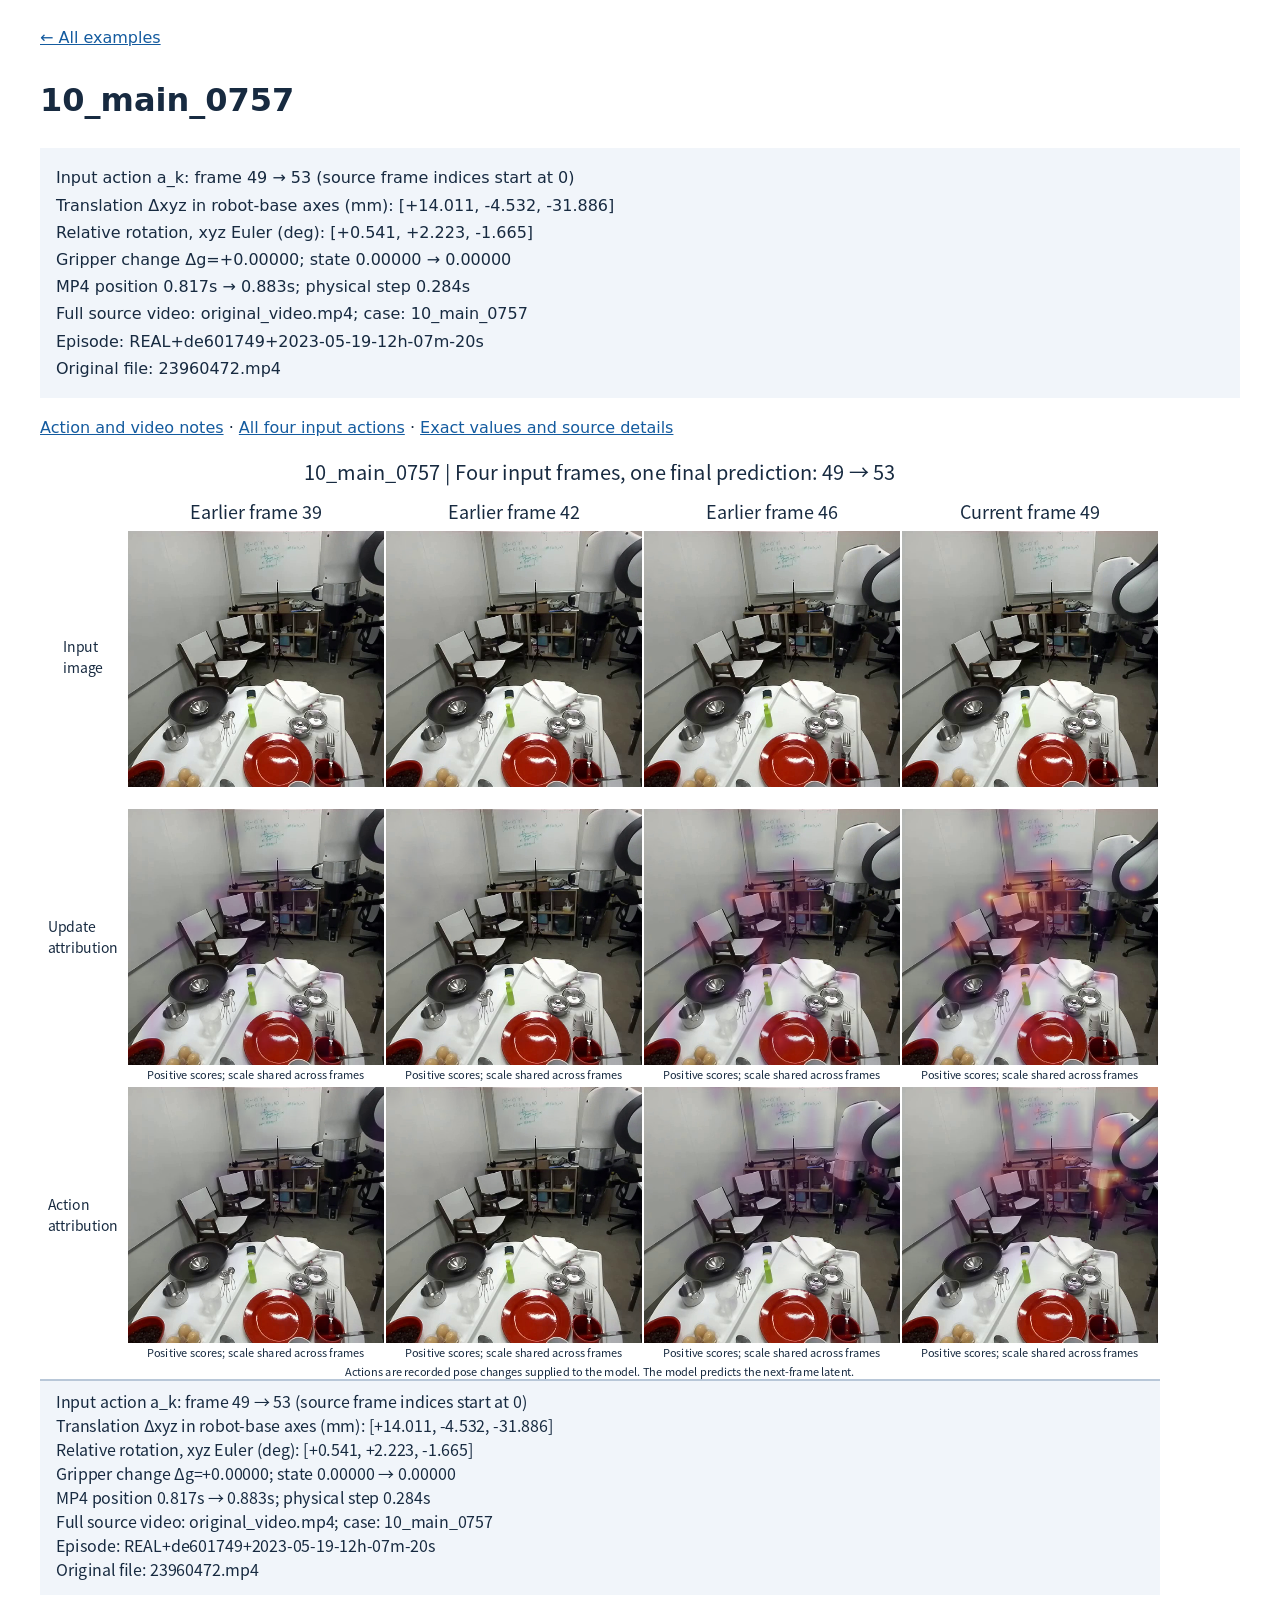
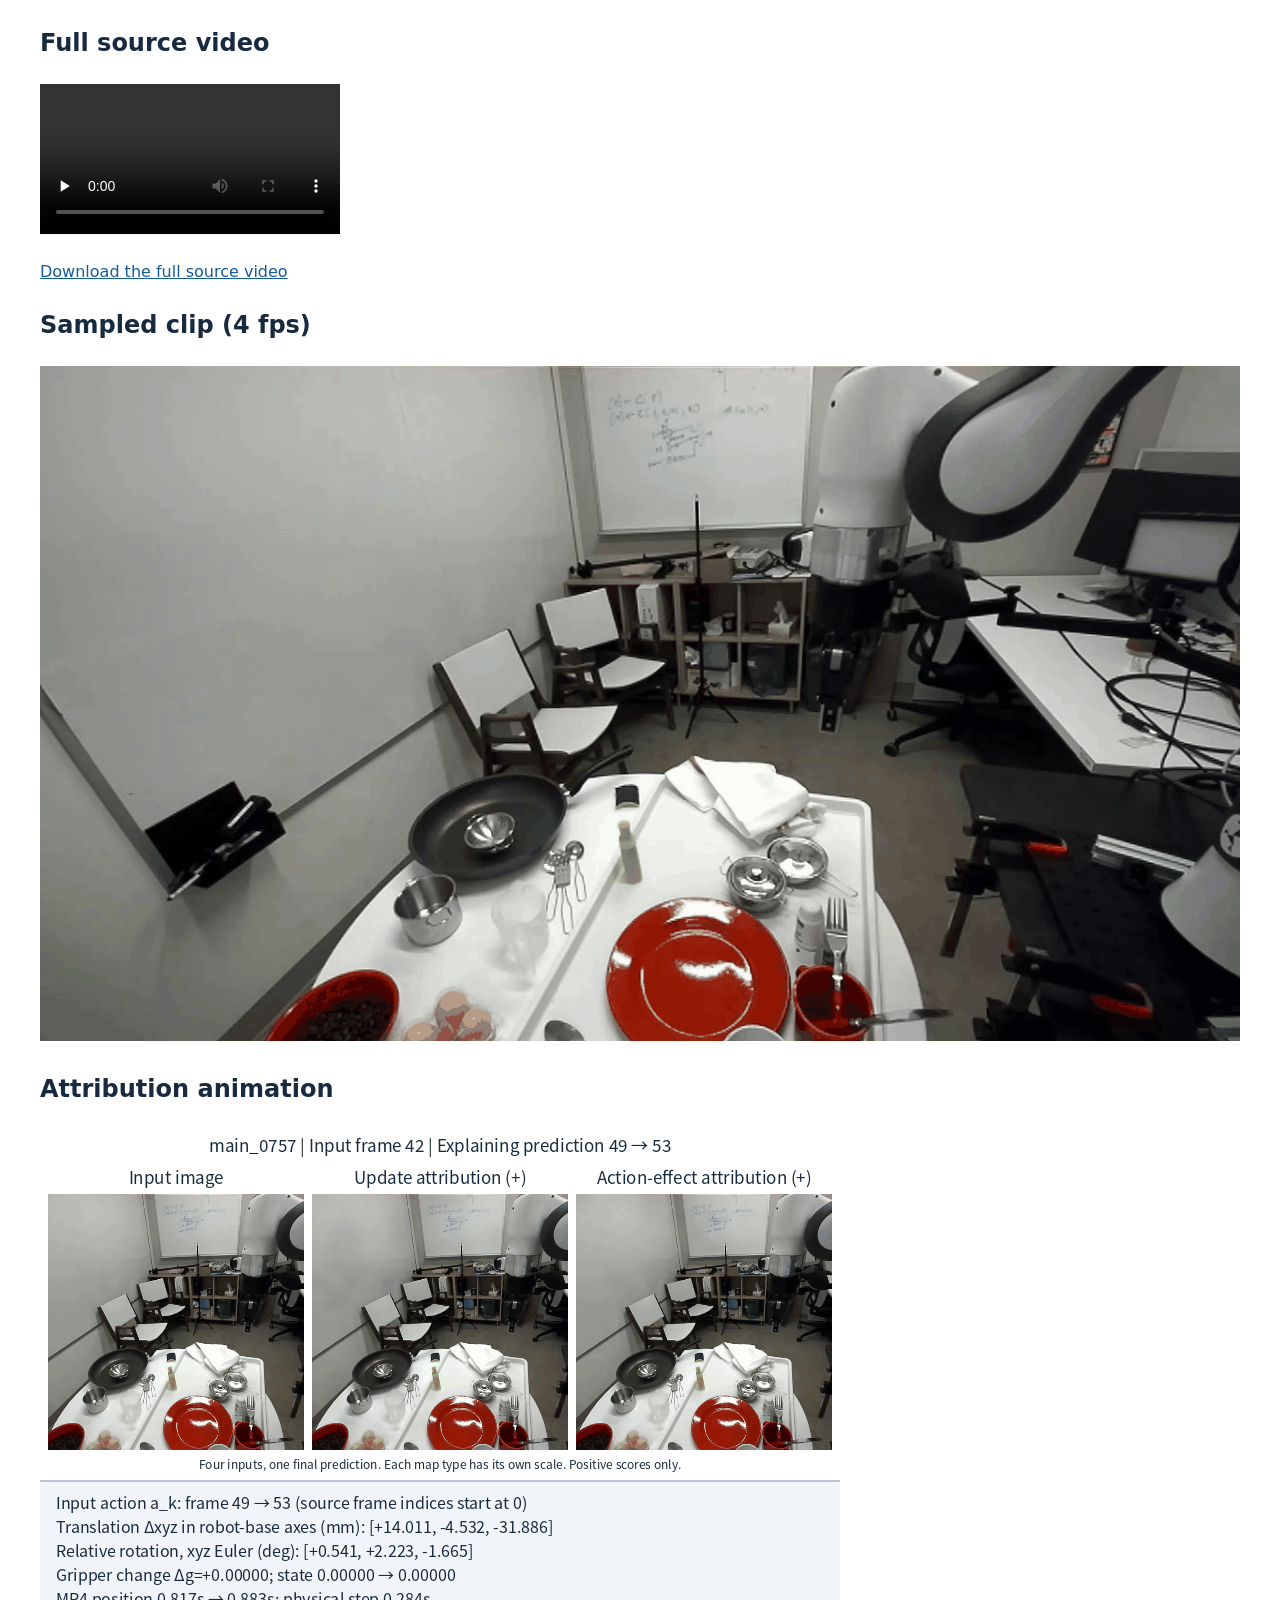
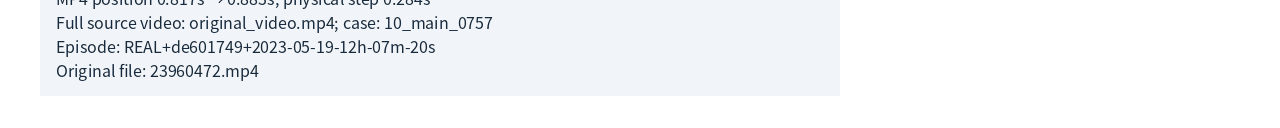
<file: vjepa2-ac-attribution/10_main_0757/index.html>
<!doctype html><html lang="en"><meta charset="utf-8"><meta name="viewport" content="width=device-width,initial-scale=1"><title>10_main_0757</title><style>body{font:16px/1.7 system-ui;max-width:1200px;margin:24px auto;padding:0 18px;color:#172a40}img,video{max-width:100%;height:auto}.info{background:#f1f5fa;padding:16px;overflow-wrap:anywhere}a{color:#145b9f}</style><nav><a href="../">← All examples</a></nav><h1>10_main_0757</h1><p class="info">Input action a_k: frame 49 → 53 (source frame indices start at 0)<br>Translation Δxyz in robot-base axes (mm): [+14.011, -4.532, -31.886]<br>Relative rotation, xyz Euler (deg): [+0.541, +2.223, -1.665]<br>Gripper change Δg=+0.00000; state 0.00000 → 0.00000<br>MP4 position 0.817s → 0.883s; physical step 0.284s<br>Full source video: original_video.mp4; case: 10_main_0757<br>Episode: REAL+de601749+2023-05-19-12h-07m-20s<br>Original file: 23960472.mp4</p><p><a href="ACTION_AND_VIDEO.md">Action and video notes</a> · <a href="actions.csv">All four input actions</a> · <a href="metadata.json">Exact values and source details</a></p><img src="context_overview.png?v=aa25717a8c42" alt="Four input frames with update and action-effect attribution maps"><h2>Full source video</h2><video controls preload="none" src="original_video.mp4#t=0.650"></video><p><a href="original_video.mp4">Download the full source video</a></p><h2>Sampled clip (4 fps)</h2><img src="source_clip.gif?v=aa25717a8c42" alt="Four observed inputs and one observed future frame"><h2>Attribution animation</h2><img src="attribution_clip.gif?v=aa25717a8c42" alt="Attribution maps for the four inputs to one final prediction"></html>
</file>
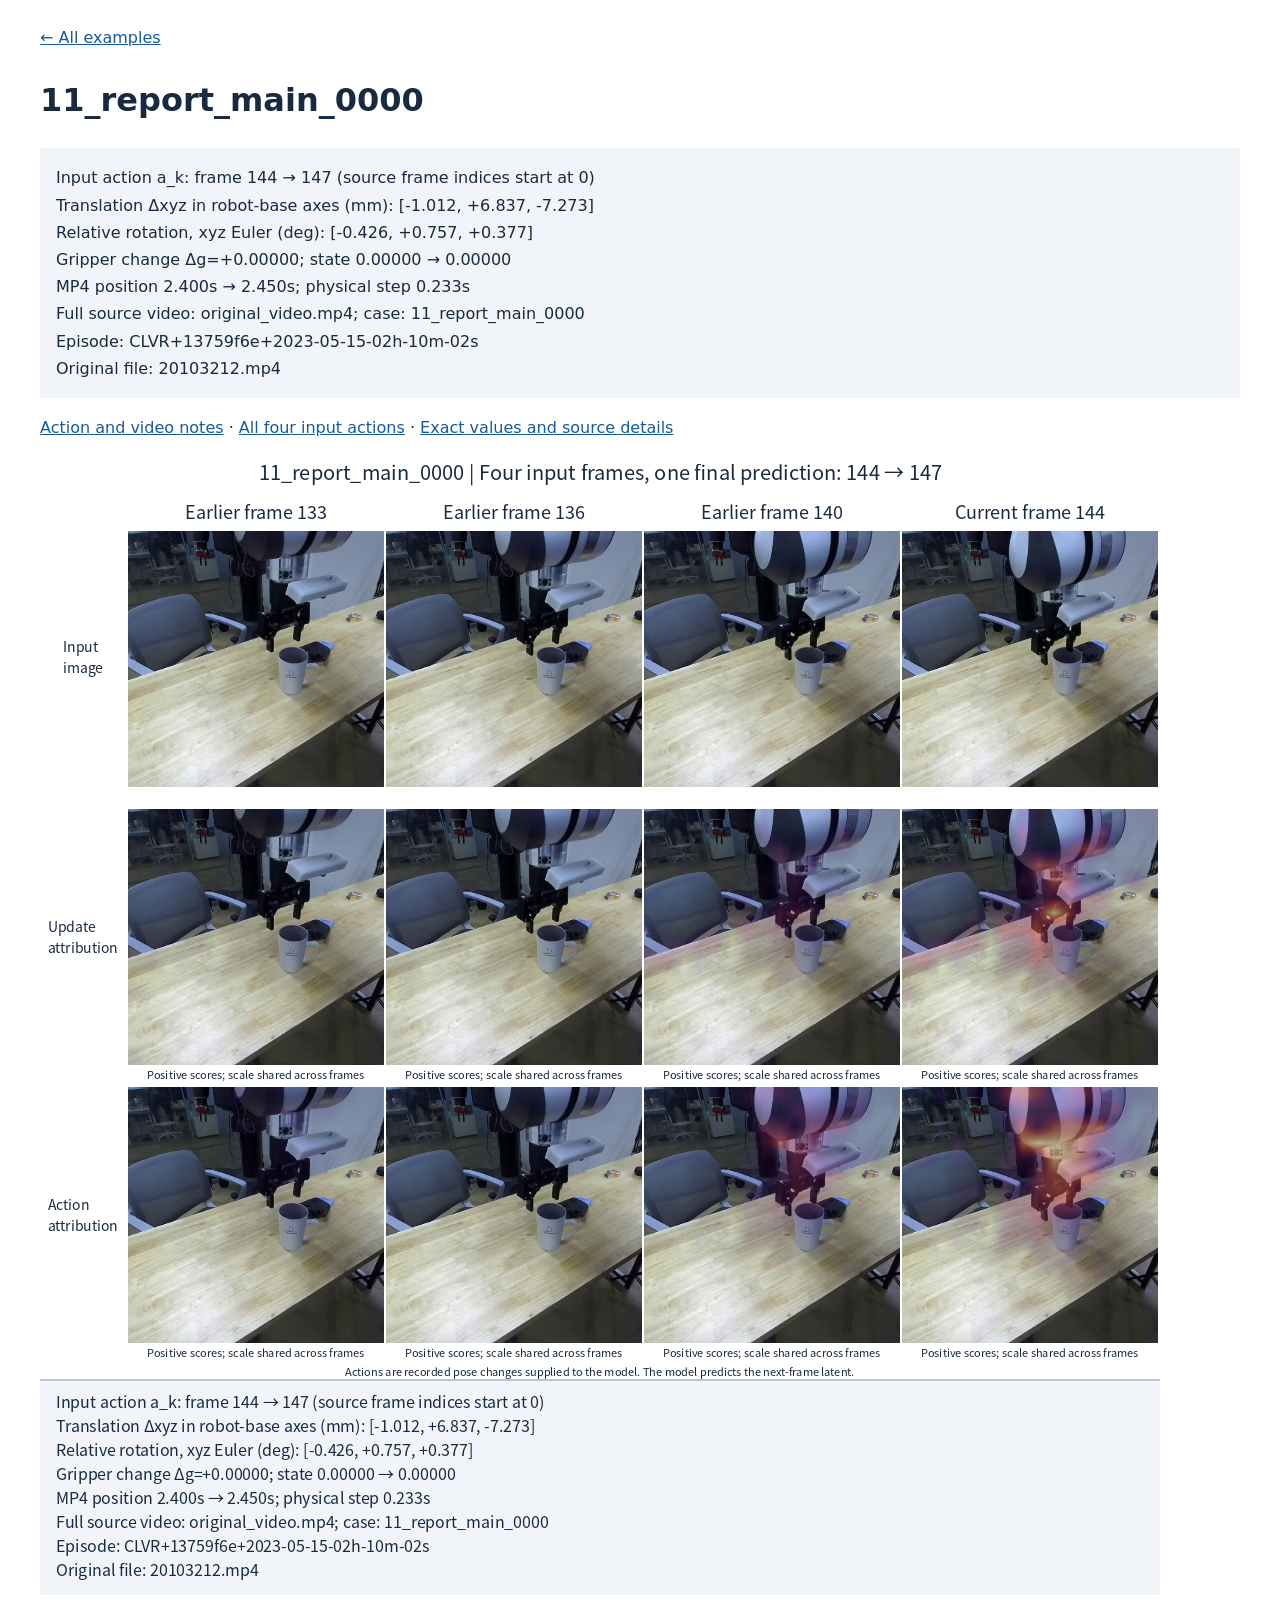
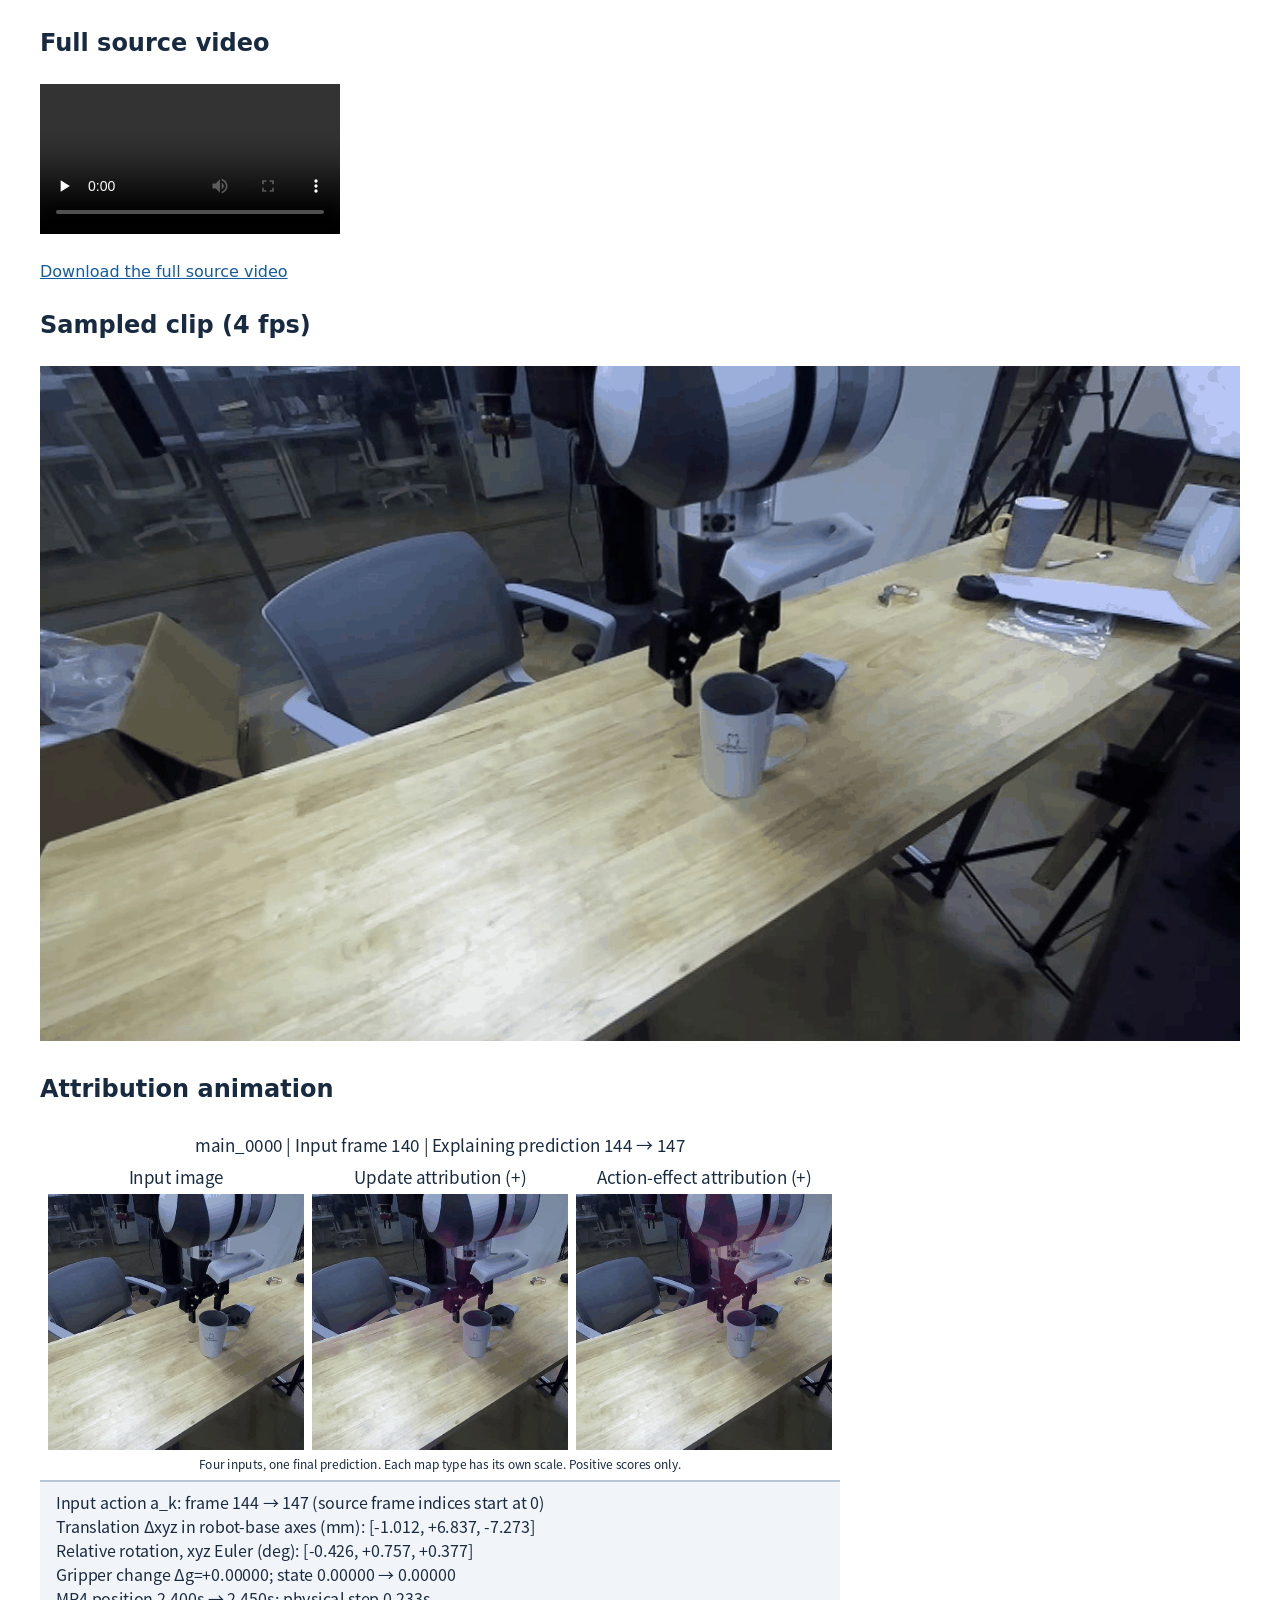
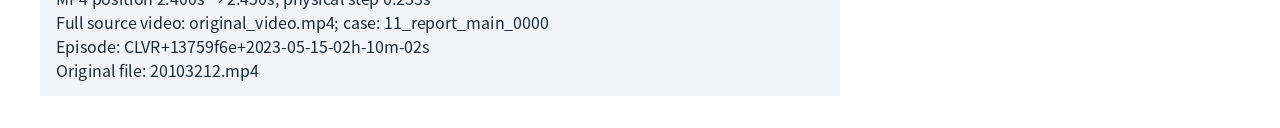
<file: vjepa2-ac-attribution/11_report_main_0000/index.html>
<!doctype html><html lang="en"><meta charset="utf-8"><meta name="viewport" content="width=device-width,initial-scale=1"><title>11_report_main_0000</title><style>body{font:16px/1.7 system-ui;max-width:1200px;margin:24px auto;padding:0 18px;color:#172a40}img,video{max-width:100%;height:auto}.info{background:#f1f5fa;padding:16px;overflow-wrap:anywhere}a{color:#145b9f}</style><nav><a href="../">← All examples</a></nav><h1>11_report_main_0000</h1><p class="info">Input action a_k: frame 144 → 147 (source frame indices start at 0)<br>Translation Δxyz in robot-base axes (mm): [-1.012, +6.837, -7.273]<br>Relative rotation, xyz Euler (deg): [-0.426, +0.757, +0.377]<br>Gripper change Δg=+0.00000; state 0.00000 → 0.00000<br>MP4 position 2.400s → 2.450s; physical step 0.233s<br>Full source video: original_video.mp4; case: 11_report_main_0000<br>Episode: CLVR+13759f6e+2023-05-15-02h-10m-02s<br>Original file: 20103212.mp4</p><p><a href="ACTION_AND_VIDEO.md">Action and video notes</a> · <a href="actions.csv">All four input actions</a> · <a href="metadata.json">Exact values and source details</a></p><img src="context_overview.png?v=aa25717a8c42" alt="Four input frames with update and action-effect attribution maps"><h2>Full source video</h2><video controls preload="none" src="original_video.mp4#t=2.217"></video><p><a href="original_video.mp4">Download the full source video</a></p><h2>Sampled clip (4 fps)</h2><img src="source_clip.gif?v=aa25717a8c42" alt="Four observed inputs and one observed future frame"><h2>Attribution animation</h2><img src="attribution_clip.gif?v=aa25717a8c42" alt="Attribution maps for the four inputs to one final prediction"></html>
</file>
<file: droid-target-annotation/styles.css>
:root {
  color-scheme: light;
  --ink: #14292f;
  --muted: #4b6265;
  --line: #d3dfdc;
  --accent: #185f50;
  --paper: #f5f8f6;
  font: 16px/1.58 system-ui, sans-serif;
}

* { box-sizing: border-box; }

body { margin: 0; color: var(--ink); background: var(--paper); }
a { color: var(--accent); text-underline-offset: .2em; }
a:hover { text-decoration-thickness: 2px; }
a:focus-visible, video:focus-visible { outline: 3px solid #327b68; outline-offset: 4px; }
.wrap { width: min(1120px, calc(100% - 48px)); margin: 0 auto; }

.site-header { border-bottom: 1px solid var(--line); }
.site-header .wrap { display: flex; gap: 20px; align-items: center; padding: 15px 0; }
.site-header a { color: var(--ink); font-weight: 700; text-decoration: none; }
.site-header span { color: var(--muted); font-size: .875rem; }

.intro { padding: clamp(36px, 6vw, 76px) 0 34px; }
.eyebrow, .meta { color: var(--accent); font-size: .8rem; font-weight: 700; }
.eyebrow { margin: 0 0 10px; letter-spacing: .09em; text-transform: uppercase; }
h1, h2, h3 { line-height: 1.17; }
h1 { max-width: 16ch; margin: 0; font-size: clamp(2.35rem, 6vw, 4.5rem); letter-spacing: -.046em; }
h2 { font-size: clamp(1.45rem, 3vw, 1.9rem); letter-spacing: -.025em; }
.lede { max-width: 64ch; margin: 18px 0 0; font-size: 1.125rem; color: var(--muted); }

.section-heading { display: flex; align-items: baseline; justify-content: space-between; gap: 12px; flex-wrap: wrap; margin-bottom: 12px; }
.section-heading h2, .legend { margin: 0; }
.legend { font-size: .875rem; color: var(--muted); }
.legend span { display: inline-block; width: .7rem; height: .7rem; border: 1px solid var(--accent); border-radius: 2px; background: #37cf94; margin-right: .35rem; }
.examples { display: grid; grid-template-columns: repeat(2, minmax(0, 1fr)); gap: 22px; }
.example { display: flex; flex-direction: column; min-width: 0; background: #fff; border: 1px solid var(--line); border-radius: 12px; overflow: hidden; }
video { display: block; width: 100%; height: auto; aspect-ratio: 16 / 9; background: #172a2e; }
.example-body { display: flex; flex: 1; flex-direction: column; padding: 20px; }
.example-body h3 { margin: 0; font-size: 1.35rem; }
.example-body > p:not(.meta) { margin: 9px 0 17px; }
.meta { margin: 0 0 8px; }
dl { display: flex; flex-wrap: wrap; gap: 10px 28px; margin: auto 0 16px; }
dt { color: var(--muted); font-size: .8rem; }
dd { margin: 0; font-weight: 650; }
.download { display: inline-flex; align-items: baseline; gap: 8px; align-self: flex-start; padding: 7px 0; font-weight: 650; }
.download span { color: var(--muted); font-size: .73rem; }
.note, footer { color: var(--muted); font-size: .9rem; }

.method { margin-top: 46px; padding-top: 6px; border-top: 1px solid var(--line); }
.method ol { display: grid; grid-template-columns: repeat(4, minmax(0, 1fr)); gap: 20px; padding-left: 1.3rem; }
.method li { padding-right: 8px; }
.method li::marker { color: var(--accent); font-weight: 700; }
.method h3 { margin: 0; font-size: 1.04rem; }
.method p { margin: 6px 0 0; }
footer { margin: 40px 0 0; border-top: 1px solid var(--line); padding: 8px 0 26px; }

@media (max-width: 740px) {
  .wrap { width: calc(100% - 32px); }
  .examples { grid-template-columns: 1fr; }
  .method ol { grid-template-columns: repeat(2, minmax(0, 1fr)); }
}

@media (max-width: 400px) {
  .method ol { grid-template-columns: 1fr; gap: 14px; }
}
</file>
